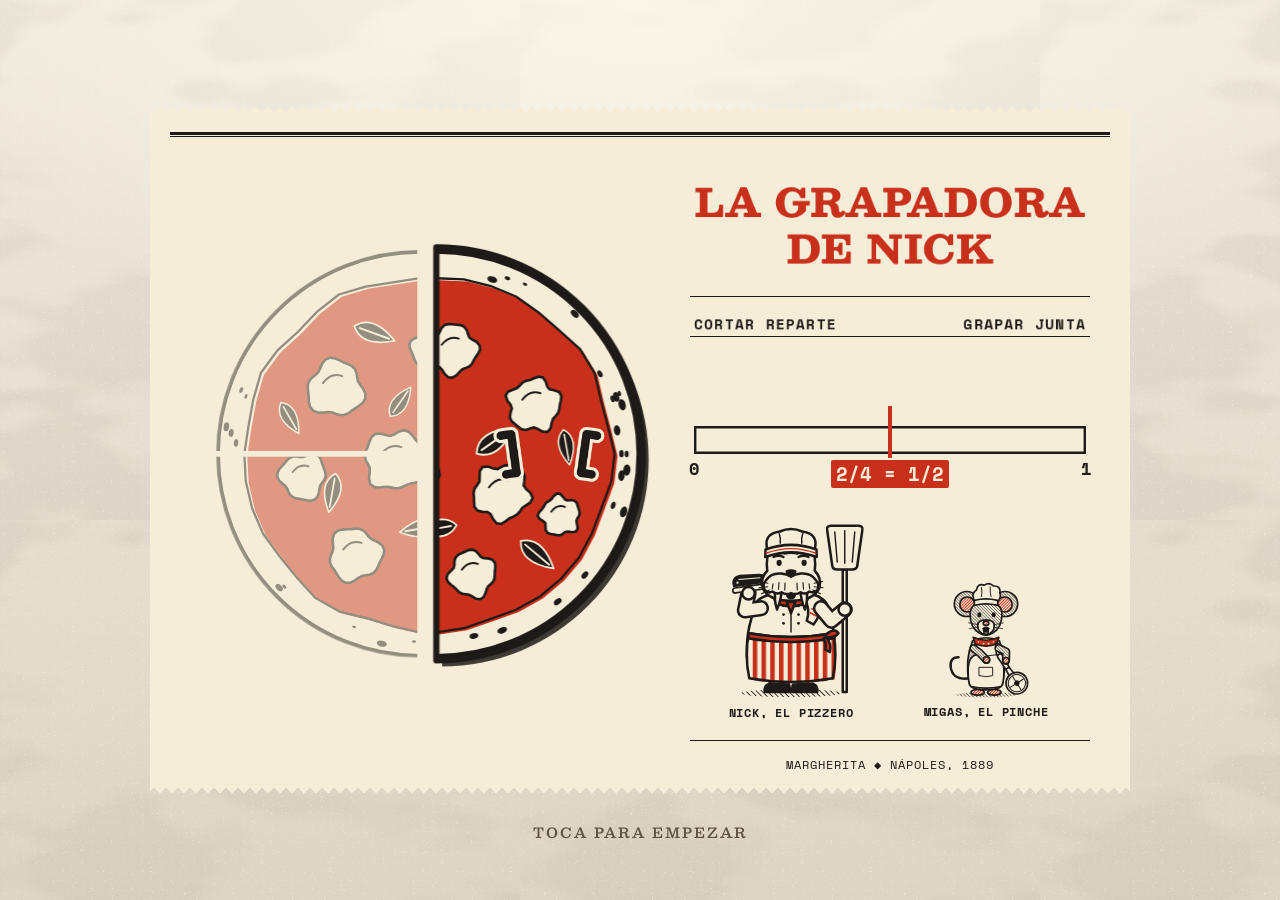
<file: index.html>
<!doctype html>
<html lang="es">
<head>
<!--
  La grapadora de Nick · versión 1.2
  © Andrés Asensio · CC BY-NC-ND 4.0 · https://creativecommons.org/licenses/by-nc-nd/4.0/deed.es
  Versión de aula generada el 2026-11-18 a partir del original d1b7bd8+cambios sin guardar.
-->
<meta charset="utf-8">
<meta name="viewport" content="width=device-width, initial-scale=1, viewport-fit=cover">
<meta name="robots" content="noindex, nofollow, noarchive, noimageindex">
<meta name="author" content="Andrés Asensio">
<title>La grapadora de Nick</title>
<link rel="preconnect" href="https://fonts.googleapis.com">
<link rel="preconnect" href="https://fonts.gstatic.com" crossorigin>
<link rel="stylesheet" href="https://fonts.googleapis.com/css2?family=Besley:wght@600;700;800&family=Nunito:ital,wght@0,400;0,700;1,400&family=Space+Mono:wght@400;700&display=swap">
<style>
:root{--ppP:#F5EDD8; --lnP:#1E1A17; --rjP:#C9301C; --pp:#FBF5E4; --ln:#1E1A17; --rj:#C9301C}
html[data-tema="noche"]{--pp:#2B241F; --ln:#F1E7D0; --rj:#F2705A}
html[data-tema="proyector"]{--ppP:#FFFFFF; --lnP:#000000; --rjP:#C01F10; --pp:#FFFFFF; --ln:#000000; --rj:#C01F10}
.papel{--pp:var(--ppP); --ln:var(--lnP); --rj:var(--rjP)}
:root, .papel{--lw:2px; --lf:1.15px; --lg:1.9px;
  --t0:var(--pp); --t1:var(--pp); --t2:var(--rj); --t3:var(--ln); --t4:var(--pp); --t5:var(--pp); --t9:var(--pp); --ta:var(--ln); --tb:var(--pp); --tk:var(--rj)}
:root{--t6:url(#trR); --t7:url(#trN3); --tc:url(#trN2); --td:url(#trR); --tn:url(#trRaya); --trSuelo:url(#trN2)}
.papel{--t6:url(#trRp); --t7:url(#trN3p); --tc:url(#trN2p); --td:url(#trRp); --tn:url(#trRayap); --trSuelo:url(#trN2p)}
.trP{fill:var(--pp)} .trK{fill:var(--ln)} .trJ{fill:var(--rj)}
.trPp{fill:var(--ppP)} .trKp{fill:var(--lnP)} .trJp{fill:var(--rjP)}

.fg{display:block;overflow:visible}
.fg .L{stroke:var(--ln);stroke-width:var(--lw);stroke-linejoin:round;stroke-linecap:round;fill:none}
.fg .l{fill:none;stroke:var(--ln);stroke-width:var(--lf);stroke-linejoin:round;stroke-linecap:round}
.fg .l.g{stroke-width:var(--lg)} .fg .l.r{stroke:var(--rj)} .fg .l.p{stroke:var(--pp)}
.fg .pelos .l{stroke-width:.9px}
.fg .pes{stroke-width:1.5px} .fg .onda{stroke-width:2.3px}
.fg .k{fill:var(--pp);stroke:none}
.fg .w{stroke:none;transform:translate(1.4px,1px)}
.fg .t0{fill:var(--t0)} .fg .t1{fill:var(--t1)} .fg .t2{fill:var(--t2)} .fg .t3{fill:var(--t3)} .fg .t4{fill:var(--t4)} .fg .t5{fill:var(--t5)} .fg .t6{fill:var(--t6)}
.fg .t7{fill:var(--t7)} .fg .t9{fill:var(--t9)} .fg .ta{fill:var(--ta)} .fg .tb{fill:var(--tb)} .fg .tc{fill:var(--tc)} .fg .tk{fill:var(--tk)} .fg .td{fill:var(--td)} .fg .tn{fill:var(--tn)}
.fg .bo{fill:none;stroke:var(--ln);stroke-width:calc(var(--g) * 1px + 2 * var(--lw));stroke-linecap:round;stroke-linejoin:round}
.fg .bi{fill:none;stroke-width:calc(var(--g) * 1px);stroke-linecap:round;stroke-linejoin:round}
.fg .bi.t0{stroke:var(--t0)} .fg .bi.t1{stroke:var(--t1)} .fg .bi.t5{stroke:var(--t5)} .fg .bi.t6{stroke:var(--t6)} .fg .bi.t7{stroke:var(--t7)}
.fg .ojo, .fg .pt, .fg .peca{fill:var(--ln)}
.fg .lunar{fill:var(--pp)}
.fg .cola{fill:none;stroke:var(--ln);stroke-width:3px;stroke-linecap:round}
.fg .auri{fill:none;stroke:var(--t3);stroke-width:4.6px;stroke-linecap:round}
.fg .auriK{fill:none;stroke:var(--pp);stroke-width:8px;stroke-linecap:round} .fg .copa{fill:var(--t3);stroke:var(--pp);stroke-width:1.6px}
.fg .suelo{fill:var(--trSuelo)}
.fg .pzT{stroke:none}
.fg .arco{fill:none;stroke:var(--ln);stroke-width:3.4px;stroke-linecap:round}
.fg .rayos{fill:none;stroke:var(--rj);stroke-width:2.6px;stroke-linecap:round}
.fg .vnFondo{fill:var(--pp)} .fg .vnSuelo{fill:var(--trSuelo)}
.fg .vnAro{fill:none;stroke:var(--ln);stroke-width:4px} .fg .vnAro2{fill:none;stroke:var(--rj);stroke-width:1.4px}
.fg-trampa .t9{fill:var(--td)}
.fg .selloAro{fill:var(--pp);stroke:var(--ln);stroke-width:2.6px} .fg .selloBrazo{fill:var(--rj);stroke:var(--ln);stroke-width:1.6px;stroke-linejoin:round}
.fg .selloBase{fill:none;stroke:var(--ln);stroke-width:4px;stroke-linecap:round} .fg .selloEje{fill:var(--pp)}

.pzBorde{fill:var(--pp);stroke:var(--ln);stroke-width:3px}
.pzTueste{fill:var(--ln)}
.pzTomate{fill:var(--rj);transform:translate(1.8px,1.3px)}
.pzTomateL{fill:none;stroke:var(--ln);stroke-width:1.4px}
.pzMozza{fill:var(--pp);stroke:var(--ln);stroke-width:1.6px}
.pzMozzaL{fill:none;stroke:var(--ln);stroke-width:1.2px;stroke-linecap:round}
.pzHoja{fill:var(--ln);stroke:var(--pp);stroke-width:.9px;stroke-linejoin:round}
.pzNervio{fill:none;stroke:var(--pp);stroke-width:1px;stroke-linecap:round}

.pj .ojo{transform-box:fill-box;transform-origin:center}
.pj.calla .boca{opacity:0}
.pj.parla .boca{animation:parla .34s steps(1) 4}
@keyframes parla{50%{opacity:0}}
@media (prefers-reduced-motion: reduce){ .pj.parla .boca{animation:none} }
</style>
<style>
:root{
  --fondo1:#EFE9DD; --fondo2:#DED5C4; --luz:rgba(255,252,240,.7);
  --veta:url("data:image/svg+xml;utf8,<svg xmlns='http://www.w3.org/2000/svg' width='520' height='520'><filter id='v'><feTurbulence type='fractalNoise' baseFrequency='.004 .012' numOctaves='3' seed='11' stitchTiles='stitch'/><feColorMatrix values='0 0 0 0 .45  0 0 0 0 .40  0 0 0 0 .34  0 0 0 9 -4.2'/></filter><rect width='520' height='520' filter='url(%23v)' opacity='.16'/></svg>");
  --harina:url("data:image/svg+xml;utf8,<svg xmlns='http://www.w3.org/2000/svg' width='180' height='180'><filter id='h'><feTurbulence type='fractalNoise' baseFrequency='.9' numOctaves='1' seed='3' stitchTiles='stitch'/><feColorMatrix values='0 0 0 0 1  0 0 0 0 1  0 0 0 0 1  0 0 0 7 -4.6'/></filter><rect width='180' height='180' filter='url(%23h)' opacity='.5'/></svg>");
  --noche:#F3E9D0; --panel:#FBF5E4; --panel2:#F8F0DC; --linea:#CDBD98;
  --tinta:#1E1A17; --tenue:#5E5244;
  --oro:var(--rj); --morado:var(--tinta); --rojo:var(--rj); --verde:var(--tinta);
  --sombra:rgba(70,45,20,.22); --brillo:rgba(201,48,28,.10);
  --tomate:var(--rj); --tomateO:#A52414; --azul:var(--ln); --albahaca:var(--tinta);
  --rotulo:'Besley','Rockwell','Roboto Slab','Georgia',serif; --letra:'Nunito',system-ui,sans-serif; --mono:'Space Mono',ui-monospace,'Courier New',monospace;
}
html[data-tema="noche"]{
  --fondo1:#2C3D33; --fondo2:#1E2B24; --luz:rgba(240,240,220,.10);
  --veta:none;
  --harina:url("data:image/svg+xml;utf8,<svg xmlns='http://www.w3.org/2000/svg' width='180' height='180'><filter id='h'><feTurbulence type='fractalNoise' baseFrequency='.8' numOctaves='2' seed='5' stitchTiles='stitch'/><feColorMatrix values='0 0 0 0 1  0 0 0 0 1  0 0 0 0 .95  0 0 0 5 -3.2'/></filter><rect width='180' height='180' filter='url(%23h)' opacity='.35'/></svg>");
  --noche:#1F1A16; --panel:#2B241F; --panel2:#342C26; --linea:#57493D;
  --tinta:#F4EADB; --tenue:#C4B29A; --tomateO:#F2705A;
  --sombra:rgba(0,0,0,.45); --brillo:rgba(242,112,90,.14);
  color-scheme:dark}
html[data-tema="proyector"]{
  --noche:#F4F4F4; --panel:#FFFFFF; --panel2:#FFFFFF; --linea:#1A1A1A;
  --tinta:#000000; --tenue:#2B2B2B; --tomateO:#C01F10;
  --sombra:rgba(0,0,0,.12); --brillo:rgba(192,31,16,.08)}
*{box-sizing:border-box}
[hidden]{display:none !important}
html{background:var(--fondo2)}
body{margin:0;color:var(--tinta);font-family:var(--letra);font-size:15px;line-height:1.5;
  background:
    radial-gradient(ellipse 90% 55% at 50% 0%, var(--luz), transparent 70%),
    var(--harina),
    var(--veta),
    linear-gradient(180deg, var(--fondo1), var(--fondo2));
  background-size:auto, 180px 180px, 520px 520px, auto;
  background-attachment:fixed;-webkit-text-size-adjust:100%;min-height:100vh}
html[data-tema="proyector"], html[data-tema="proyector"] body{background:#FFFFFF}
.lienzo{max-width:760px;margin:0 auto;padding:12px 12px 36px;display:flex;flex-direction:column}
html[data-movimiento="menos"] *{animation-duration:.001ms !important;transition-duration:.001ms !important}

.cab{padding:13px 14px 0;border:1px solid var(--linea);border-radius:13px;overflow:hidden;position:relative;
  background:linear-gradient(180deg,var(--panel2),var(--panel));box-shadow:0 6px 18px var(--sombra)}
.cab::before{content:"";position:absolute;left:0;right:0;top:0;height:9px;border-top:4px solid var(--ln);border-bottom:1.2px solid var(--ln);box-sizing:border-box}
.rotulo{display:flex;align-items:center;gap:10px;flex-wrap:wrap}
.rotulo > div{flex:1 1 0;min-width:0}
.cab .sello{width:34px;height:34px;flex:0 0 34px;display:block}
.cab .sello svg{width:100%;height:100%}
.cab h1{font-family:var(--rotulo);font-weight:800;font-size:17px;letter-spacing:.6px;text-transform:uppercase;margin:0;color:var(--oro);line-height:1.1}
.cab .sub{font-family:var(--mono);font-size:9.5px;letter-spacing:0;text-transform:uppercase;color:var(--tinta);margin:0}
.cab .acc{margin-left:auto;display:flex;gap:16px}
.cab .acc button{font-family:var(--rotulo);font-weight:600;font-size:11.5px;letter-spacing:.8px;text-transform:uppercase;color:var(--tinta);
  background:none;border:0;border-bottom:1px solid transparent;padding:3px 0;cursor:pointer}
.cab .acc button:hover,.cab .acc button:focus-visible,.cab .acc button[aria-pressed="true"]{color:var(--oro);border-bottom-color:var(--oro);outline:none}
@media (min-width:481px){ .cab h1{font-size:20px;letter-spacing:1.2px} .cab .acc button{font-size:12.5px;letter-spacing:1.2px} }
@media (max-width:620px){
  .cab .acc{width:100%;margin:5px 0 0;padding-top:4px;border-top:1px solid var(--linea);justify-content:space-around;gap:6px}
}
.juegos{display:grid;grid-template-columns:repeat(3,1fr);margin:8px -14px 0;border-top:1.2px solid var(--ln)}
.juegos button{font:inherit;cursor:pointer;text-align:center;color:var(--tinta);background:none;border:0;border-bottom:3px solid transparent;
  border-radius:0;padding:6px 4px 4px;line-height:1.2}
.juegos button + button{border-left:1.2px solid var(--ln)}
.juegos button b{display:block;font-family:var(--rotulo);font-weight:800;font-size:15px;letter-spacing:1.3px;text-transform:uppercase;color:var(--tinta)}
.juegos button span{display:block;font-size:11.5px;color:var(--tenue)}
.juegos button:hover{background:var(--brillo)}
.juegos button[aria-pressed="true"]{border-bottom-color:var(--rj);background:var(--ln)}
.juegos button[aria-pressed="true"] b{color:var(--pp)} .juegos button[aria-pressed="true"] span{color:var(--pp);opacity:.75}
@media (max-width:480px){ .juegos button span{display:none} .juegos button b{font-size:11px;letter-spacing:0} .juegos button{padding:8px 2px 6px} }

.panel{background:linear-gradient(180deg,var(--panel2),var(--panel));border:1px solid var(--linea);border-radius:13px;
  padding:12px 13px;margin-top:9px;box-shadow:0 6px 18px var(--sombra)}
.panel h2, .etq{font-family:var(--rotulo);font-weight:700;font-size:11.5px;letter-spacing:1.6px;text-transform:uppercase;color:var(--tinta);margin:0}
.panel > h2{margin-bottom:8px}
.caja{border:1px solid var(--linea);border-radius:12px;background:var(--noche);padding:9px 10px}

.botones{display:flex;gap:8px;flex-wrap:wrap;margin-top:11px;align-items:center}
button.b{font-family:var(--rotulo);font-weight:700;font-size:11.5px;letter-spacing:.3px;text-transform:uppercase;
  padding:8px 11px;min-height:42px;border-radius:5px;border:1.4px solid var(--ln);cursor:pointer;
  background:var(--panel);color:var(--tinta);box-shadow:2.5px 2.5px 0 var(--ln)}
@media (min-width:481px){ button.b{font-size:13px;letter-spacing:.8px;padding:8px 14px} }
button.b:hover{background:var(--brillo)}
button.b:active{transform:translate(2px,2px);box-shadow:none}
button.b.ok{background:var(--ln);color:var(--pp);box-shadow:2.5px 2.5px 0 var(--rj)}
button.b.ok:hover{background:var(--ln);opacity:.88}
button.b:disabled{opacity:.4;cursor:default;transform:none}
button.b.borrar.seguro{background:var(--rojo);border-color:var(--ln);color:#fff}
button.b:focus-visible{outline:2px solid var(--oro);outline-offset:2px}
button.enlace{background:none;border:0;color:var(--tenue);text-decoration:underline;font:inherit;font-size:13.5px;cursor:pointer;padding:6px 4px}
button.enlace:hover{color:var(--oro)}

.ajustes .aj{display:flex;align-items:center;gap:10px;flex-wrap:wrap;padding:6px 0;border-bottom:1px dashed var(--linea)}
.ajustes .aj > .etq{min-width:130px}
.ajustes .aj small{flex-basis:100%;color:var(--tenue);font-size:12.5px;margin-top:-2px}
.ops{display:inline-flex;border:1.4px solid var(--ln);border-radius:5px;overflow:hidden;flex-wrap:wrap}
.ops button{font-family:var(--rotulo);font-weight:600;font-size:12px;letter-spacing:.6px;text-transform:uppercase;cursor:pointer;
  background:none;border:0;color:var(--tinta);padding:6px 11px;min-height:34px}
.ops button + button{border-left:1.2px solid var(--ln)}
@media (max-width:480px){ .ops button{font-size:10.5px;letter-spacing:0;padding:6px 8px} }
.ops button[aria-pressed="true"]{background:var(--ln);color:var(--pp)}

.enc-cab{display:flex;align-items:center;gap:10px;flex-wrap:wrap;margin-bottom:6px}
.enc-cab .puntos{display:flex;gap:5px;flex-wrap:wrap;margin-left:auto;align-items:center}
.puntos i{width:10px;height:10px;border-radius:50%;box-shadow:inset 0 0 0 1.4px var(--ln);display:block}
.puntos i.hecho{background:var(--ln)}
.puntos i.aqui{background:var(--rj)}
.cliente{margin:0;padding:7px 10px;border-left:5px solid var(--tomate);border-top:1.2px solid var(--ln);border-bottom:1.2px solid var(--ln);font-size:16px;line-height:1.45}
.cliente .quien{display:block;font-family:var(--mono);font-weight:700;font-size:10.5px;letter-spacing:1px;text-transform:uppercase;color:var(--tomate);margin-bottom:1px}
.cliente.tel{border-left-color:var(--ln);display:grid;grid-template-columns:58px 1fr;column-gap:10px;align-items:start}
.cliente.tel .cara{width:58px;height:58px;display:block}
.cliente.tel .cara svg{width:100%;height:100%;display:block} .cliente.tel .quien{color:var(--tinta)}
.cliente .fA, .habla .fA, .tique .fA, .opera .fA{color:var(--tomate)}
.tique .fB{color:var(--pp);background:var(--ln);padding:0 4px;border-radius:2px;-webkit-box-decoration-break:clone;box-decoration-break:clone}
.cliente .fB, .habla .fB{color:var(--ln);text-decoration:underline;text-decoration-thickness:2px;text-underline-offset:3px}
.habla{display:grid;grid-template-columns:66px 1fr;gap:10px;align-items:start;margin-top:9px;padding:9px 12px;
  border:1.4px solid var(--ln);border-radius:5px;background:var(--panel)}
.habla .cara{width:66px;height:66px;display:block;margin-top:-4px;overflow:hidden}
.habla .cara svg{display:block;width:100%;height:auto;overflow:hidden}
.habla .quien{font-family:var(--mono);font-weight:700;font-size:10.5px;letter-spacing:1px;text-transform:uppercase;color:var(--tinta)}
.habla p{margin:2px 0 0;font-size:15.5px;line-height:1.45}
.habla p b{color:var(--oro)}
.habla.feliz .quien{color:var(--oro)}
.practica{display:flex;align-items:center;gap:10px;flex-wrap:wrap;margin-top:10px;padding-top:8px;border-top:1px dashed var(--linea)}
.practica .etq{min-width:0}

.habla.feliz .cara svg{animation:salta .55s cubic-bezier(.3,1.5,.5,1)}
@keyframes salta{30%{transform:translateY(-6px) rotate(-3deg)}60%{transform:translateY(1px)}}
.cara.suena svg{animation:tiembla .07s linear infinite alternate}
@keyframes tiembla{from{transform:rotate(-1.4deg)}to{transform:rotate(1.4deg)}}
@media (prefers-reduced-motion: reduce){ .cara.suena svg,.habla.feliz .cara svg{animation:none} }

.modal{position:fixed;inset:0;background:rgba(12,8,20,.82);display:grid;place-items:center;padding:16px;z-index:60;overflow:auto}
.modal .caja2{width:min(600px,100%);max-height:92vh;overflow:auto;border:1px solid var(--linea);border-radius:16px;padding:18px 20px;
  background:linear-gradient(180deg,var(--panel2),var(--panel));box-shadow:0 24px 60px rgba(0,0,0,.55)}
.modal .caja2:focus{outline:none}
.modal h2{font-family:var(--rotulo);font-weight:800;color:var(--oro);letter-spacing:1px;text-transform:uppercase;font-size:17px;margin:0 0 8px;padding-bottom:5px;border-bottom:3px double var(--ln)}
.modal h3{font-family:var(--rotulo);font-weight:700;color:var(--oro);font-size:15px;letter-spacing:1px;margin:14px 0 4px}
.modal p,.modal li{font-size:14.5px}
.acta .actaSub{margin:0 0 10px;color:var(--tenue)}
.actaNombre{display:flex;align-items:center;gap:10px;margin-bottom:10px}
.actaNombre input{flex:1;font:inherit;font-size:16px;padding:8px 10px;border-radius:5px;border:1.4px solid var(--ln);background:var(--panel);color:var(--tinta)}
.actaDatos{display:grid;grid-template-columns:repeat(auto-fit,minmax(130px,1fr));gap:6px;margin-bottom:10px}
.actaDatos div{background:var(--panel);border:1.4px solid var(--ln);border-radius:5px;padding:6px 9px}
.actaDatos b{display:block;font-family:var(--mono);font-size:18px}
.actaTabla{width:100%;border-collapse:collapse;font-size:14px;margin-bottom:10px}
.actaTabla th{font-family:var(--rotulo);font-weight:700;font-size:11.5px;letter-spacing:1.2px;text-transform:uppercase;color:var(--tinta);text-align:left;padding:4px 6px;border-bottom:1.4px solid var(--ln)}
.actaTabla td{padding:6px;border-bottom:1px dashed var(--linea);vertical-align:top}
.actaTabla td b{color:var(--oro)}
.actaCodigos{display:grid;gap:6px;margin:6px 0 4px}
.actaCodigos b{white-space:nowrap;font-family:var(--mono);font-size:18px;letter-spacing:2px;color:var(--oro);margin-left:8px}
.actaMsg{min-height:20px;color:var(--verde);margin:6px 0 0}
.ac-det{margin:0 0 6px} .ac-det summary{cursor:pointer;color:var(--tenue);font-size:13.5px}
.ac-ej{margin:6px 0 0;padding-left:0;list-style:none;font-size:13px}
.ac-ej li{display:flex;gap:8px;padding:3px 0;border-bottom:1px dashed var(--linea);flex-wrap:wrap}
.ac-ej .ac-h{font-family:var(--mono);color:var(--tenue);font-size:11px;min-width:44px}
.ac-ej .ac-c{font-family:var(--mono)}
.ac-ej li.ok .ac-como::before{content:"✓ ";color:var(--verde)} .ac-ej li.no .ac-como::before{content:"✗ ";color:var(--rojo)}

.guia{position:fixed;inset:0;z-index:80;cursor:pointer}
.guia-foco{position:fixed;border-radius:8px;border:3px solid var(--rj);pointer-events:none;
  box-shadow:0 0 0 9999px rgba(30,26,23,.74);
  transition:top .28s ease,left .28s ease,width .28s ease,height .28s ease}
.guia-globo{position:fixed;z-index:81;width:min(340px,calc(100vw - 32px));cursor:default;
  background:var(--panel);border:1.6px solid var(--ln);border-radius:6px;padding:13px 15px;
  box-shadow:5px 5px 0 var(--ln);transition:top .28s ease,left .28s ease}
.guia-globo .tit{font-family:var(--rotulo);font-weight:800;font-size:14.5px;letter-spacing:1px;text-transform:uppercase;color:var(--oro);margin-bottom:5px;padding-bottom:4px;border-bottom:3px double var(--ln)}
.guia-globo:focus{outline:none}
.guia-globo p{margin:0;font-size:14.5px;line-height:1.5}
.guia-globo p b{color:var(--oro)}
.guia-pie{display:flex;align-items:center;justify-content:space-between;gap:10px;margin-top:11px}
.guia-pie span{font-family:var(--mono);font-size:11px;color:var(--tenue)}
.guia-pie .botones{margin:0}
.guia-pie button.b{min-height:36px;padding:5px 12px}

footer{margin-top:26px;padding-top:12px;border-top:3px double var(--ln);text-align:center;
  font-family:var(--mono);font-size:10.5px;letter-spacing:1.2px;text-transform:uppercase;color:var(--tinta)}
footer a{color:var(--tinta)}
footer .ancla{display:block;margin:0 0 7px;letter-spacing:1px}
html[data-tema="noche"] footer{border-top-color:var(--tenue)}

@media (min-width:1100px){
  .lienzo{max-width:1248px;display:grid;grid-template-columns:minmax(0,.86fr) minmax(0,1fr);gap:0 12px;align-items:stretch;padding-top:8px;padding-bottom:10px}
  .lienzo > *{grid-column:1 / -1}
  .lienzo > .cab{grid-row:1} .lienzo > .ajustes{grid-row:2} .lienzo > #tique{grid-row:4} .lienzo > footer{grid-row:5;margin-top:10px;padding-top:8px}
  .lienzo > #encargo{grid-column:1;grid-row:3}
  .lienzo > #mesa{grid-column:2;grid-row:3}
  .cab{padding-top:12px} .juegos{margin-top:5px} .juegos button{padding:4px 4px 3px}
  .panel{margin-top:8px;padding:10px 13px}
  .habla{grid-template-columns:92px 1fr} .habla .cara{width:92px;height:92px}
  .habla p, .cliente{font-size:17px}
  html[data-juego="telefono"] .habla p, html[data-juego="telefono"] .cliente{font-size:15.5px}
  html[data-juego="telefono"] .pizarra{padding:9px 14px 10px}
  html[data-juego="telefono"] .pizarra .bots{margin-top:6px}
}
@media (min-width:900px){ html[data-aula="si"] body{zoom:var(--aula,1.32)} }
html[data-aula="si"] .lienzo{max-width:860px}
@media (min-width:1100px){ html[data-aula="si"] .lienzo{max-width:1248px} html[data-aula="si"] footer{display:none} }
@media print{
  body{background:#fff} .cab .acc,.mandos,.botones,.guia,.modal,.inicio{display:none !important}
  .panel{box-shadow:none;break-inside:avoid}
}
</style>
<style>
.mesa .cajas{display:flex;gap:10px;justify-content:center;align-items:flex-start;padding:10px;border-radius:4px;
  background:#EFE4C6;box-shadow:inset 0 0 0 3px var(--ln), inset 0 0 0 5.4px #EFE4C6, inset 0 0 0 6.4px var(--ln)}
html[data-tema="noche"] .mesa .cajas{background:#14110E;box-shadow:inset 0 0 0 3px var(--ln), inset 0 0 0 5.4px #14110E, inset 0 0 0 6.4px var(--ln)}
html[data-tema="proyector"] .mesa .cajas{background:#EEE;box-shadow:inset 0 0 0 3px #000, inset 0 0 0 5.4px #EEE, inset 0 0 0 6.4px #000}
.cajaP{flex:1;max-width:280px;background:var(--pp);border:2px solid var(--ln);border-radius:3px;padding:5px;
  box-shadow:3px 3px 0 var(--ln);cursor:pointer}
html[data-tema="noche"] .cajaP{box-shadow:3px 3px 0 #000}
.cajaP .tapa{font-family:var(--mono);font-weight:700;font-size:10px;letter-spacing:1px;color:var(--ln);text-align:center;margin-bottom:3px}
.cajaP.activa{box-shadow:3px 3px 0 var(--ln), 0 0 0 3px var(--rj)}
.cajaP.mA{border-color:var(--rj);box-shadow:3px 3px 0 var(--rj)} .cajaP.mA .tapa{color:var(--pp);background:var(--rj);margin:-5px -5px 3px;padding:2px 0}
.cajaP.mB{border-color:var(--ln);box-shadow:3px 3px 0 var(--ln)} .cajaP.mB .tapa{color:var(--pp);background:var(--ln);margin:-5px -5px 3px;padding:2px 0}
.cajaP.mA.activa{box-shadow:3px 3px 0 var(--rj), 0 0 0 3px rgba(201,48,28,.5)}
.cajaP.mB.activa{box-shadow:3px 3px 0 var(--ln), 0 0 0 3px rgba(30,26,23,.42)}
html[data-tema="noche"] .cajaP.mB.activa{box-shadow:3px 3px 0 #000, 0 0 0 3px rgba(241,231,208,.7)}
svg.pizza{display:block;width:100%;height:auto;touch-action:manipulation}
.corte{cursor:pointer}
.corte .filo{fill:none;stroke:var(--pp);stroke-width:3.2px;stroke-linejoin:round}
.corte.elegida .filo{stroke:var(--ln);stroke-width:3.6px}
.corte .sombraP{fill:var(--ln);opacity:.85}
.corte.apagada{opacity:.45}
.grapa-nueva{animation:seva 2.6s ease-out forwards;transform-box:view-box}
.grapaK{fill:none;stroke:var(--pp);stroke-width:9px;stroke-linecap:round;stroke-linejoin:round}
.grapaT{fill:none;stroke:var(--ln);stroke-width:5.2px;stroke-linecap:round;stroke-linejoin:round}
.costura-nueva{fill:none;stroke:var(--ln);stroke-width:2.4px;stroke-dasharray:6 5;animation:seCose 2.6s ease-out forwards}
.rayaCorte{fill:none;stroke:var(--pp);stroke-width:3.4px;stroke-linecap:round}
@keyframes seva{0%{opacity:0;transform:scale(1.7)}8%{opacity:1;transform:scale(1)}82%{opacity:1}100%{opacity:0}}
@keyframes seCose{0%{opacity:0}8%{opacity:.85}48%{opacity:.85}66%{opacity:0}100%{opacity:0}}
@keyframes sevaQ{0%{opacity:0}8%{opacity:1}82%{opacity:1}100%{opacity:0}}
@media (prefers-reduced-motion: reduce){ .grapa-nueva{animation-name:sevaQ} }

.mandos .fila{display:flex;gap:7px;align-items:center;flex-wrap:wrap;margin-top:10px}
.mandos .fila .etq{min-width:86px}
.mandos .tiras{display:flex;gap:6px;flex-wrap:wrap}
button.n{font-family:var(--mono);font-weight:700;font-size:15px;min-width:42px;min-height:42px;padding:5px 10px;border-radius:4px;
  border:1.4px solid var(--ln);background:var(--panel);color:var(--tinta);cursor:pointer;box-shadow:2.5px 2.5px 0 var(--ln)}
button.n:hover{background:var(--brillo)}
button.n:active{transform:translate(2px,2px);box-shadow:none}
button.n[aria-pressed="true"]{background:var(--ln);color:var(--pp);box-shadow:2.5px 2.5px 0 var(--rj)}
button.n.rompe{border-style:dashed;border-color:var(--rj);color:var(--tomateO)}
button.n.avisa{background:var(--rj);color:#fff;border-color:var(--ln);border-style:solid;animation:tiemblaB .28s}
@keyframes tiemblaB{25%{transform:translateX(-2px)}75%{transform:translateX(2px)}}
.mandos .botones{margin-top:10px}
@media (min-width:1100px){
  .cajaP{max-width:282px} .mesa .cajas{padding-top:8px;padding-bottom:8px}
  .mandos{display:grid;grid-template-columns:auto 1fr;gap:0 18px;align-items:start}
  .mandos .fila{margin-top:8px}
  .mandos .botones{grid-column:2;grid-row:1 / span 2;justify-content:flex-end;margin-top:8px;gap:6px}
  .mandos .botones button.b{min-height:38px;padding:6px 12px}
  .mesa:has(.cajas > .cajaP:only-child){display:grid;grid-template-columns:376px minmax(0,1fr);gap:0 16px;align-content:start}
  .mesa:has(.cajas > .cajaP:only-child) .cajaP{max-width:356px}
  .mesa:has(.cajas > .cajaP:only-child) > .cajas{grid-column:1;grid-row:1 / span 2}
  .mesa:has(.cajas > .cajaP:only-child) > .mandos{grid-column:2;grid-row:1;display:block}
  .mesa:has(.cajas > .cajaP:only-child) > .mandos .botones{justify-content:flex-start}
  .mesa:has(.cajas > .cajaP:only-child) > .aviso{grid-column:2;grid-row:2;align-self:start}
}

.pizarra{margin-top:10px;background:#1E1A17;border-radius:3px;padding:15px 16px 16px;
  box-shadow:inset 0 0 0 3px #1E1A17, inset 0 0 0 4.4px var(--rjP);text-align:center;--tiza:#F5EDD8;--tizaV:#D8CDB4}
html[data-tema="noche"] .pizarra{background:#0E0C0A;box-shadow:inset 0 0 0 3px #0E0C0A, inset 0 0 0 4.4px var(--rj)}
.pizarra .rot{font-family:var(--mono);font-weight:700;font-size:10px;letter-spacing:2px;color:var(--tizaV);margin-bottom:6px}
.pizarra .linea{font-family:var(--rotulo);font-weight:700;font-size:23px;color:var(--tiza);display:flex;gap:11px;align-items:center;justify-content:center;flex-wrap:wrap}
.pizarra .fA{color:#FF8F7A} .pizarra .fB{color:var(--tiza)}
.pizarra .hueco-signo{display:inline-block;min-width:44px;padding:1px 8px;border-radius:4px;border:2px dashed #8C8272;color:var(--tizaV)}
.pizarra .signo{display:inline-block;min-width:44px;color:#FFE9A8;line-height:0}
.pizarra .signo svg{width:36px;height:36px;overflow:visible}
.pizarra .signo path{fill:none;stroke:currentColor;stroke-width:3.6;stroke-linecap:round;stroke-linejoin:round}
.pizarra .signo svg.escribe path{stroke-dasharray:1;stroke-dashoffset:1;animation:tizaEscribe .32s ease-out forwards}
@keyframes tizaEscribe{to{stroke-dashoffset:0}}
@media (prefers-reduced-motion: reduce){ .pizarra .signo svg.escribe path{animation:none;stroke-dashoffset:0} }
.pizarra .apuesta{font-family:var(--mono);font-size:10.5px;letter-spacing:1px;color:var(--tizaV);margin-top:6px}
.pizarra .bots{display:flex;gap:8px;justify-content:center;margin-top:9px}
.pizarra .bots button{font-family:var(--rotulo);font-weight:700;font-size:21px;width:56px;min-height:42px;border-radius:4px;border:1.4px solid var(--tiza);
  background:none;color:var(--tiza);cursor:pointer}
.pizarra .bots button:hover{background:rgba(255,255,255,.14)}
html[data-tema="proyector"] .pizarra{background:#FFF;box-shadow:inset 0 0 0 3px #000, inset 0 0 0 5px #FFF, inset 0 0 0 6px #000;--tiza:#000;--tizaV:#333}
html[data-tema="proyector"] .pizarra .fA{color:var(--rj)} html[data-tema="proyector"] .pizarra .signo{color:#000}
html[data-tema="proyector"] .pizarra .hueco-signo{border-color:#555}
html[data-tema="proyector"] .pizarra .bots button:hover{background:#EEE}

.papel-tel{display:grid;gap:10px}
.papel-tel .fr{display:grid;grid-template-columns:auto 1fr;gap:6px 14px;align-items:center;padding:0 10px 9px;border:1.4px solid var(--ln);border-radius:3px;background:var(--panel);box-shadow:3px 3px 0 var(--ln)}
.papel-tel .fr .quien{grid-column:1 / -1;font-family:var(--mono);font-weight:700;font-size:10.5px;letter-spacing:1px;text-transform:uppercase;color:var(--pp);margin:0 -10px;padding:3px 10px}
.papel-tel .fr.mA{border-color:var(--rj);box-shadow:3px 3px 0 var(--rj)} .papel-tel .fr.mA .quien{background:var(--rj)}
.papel-tel .fr.mB .quien{background:var(--ln)}
.papel-tel .fr svg{width:150px;height:auto;display:block}
.papel-tel .fr .tiras{display:flex;gap:6px;flex-wrap:wrap;align-items:center}
.papel-tel .fr .tiras .etq{flex-basis:100%}
@media (min-width:1100px){ .papel-tel{grid-template-columns:1fr 1fr;align-items:start} }

.tique{position:relative;border-color:transparent;border-radius:0;padding:12px 13px 13px;
  -webkit-mask:conic-gradient(from -45deg at bottom,#0000,#000 1deg 89deg,#0000 90deg) bottom/12px 51% repeat-x, conic-gradient(from 135deg at top,#0000,#000 1deg 89deg,#0000 90deg) top/12px 51% repeat-x;
  mask:conic-gradient(from -45deg at bottom,#0000,#000 1deg 89deg,#0000 90deg) bottom/12px 51% repeat-x, conic-gradient(from 135deg at top,#0000,#000 1deg 89deg,#0000 90deg) top/12px 51% repeat-x}
.tique h2{text-align:center;font-size:13px;letter-spacing:5px;font-weight:800;border-top:3px solid var(--ln);border-bottom:1.2px solid var(--ln);padding:1px 0 0;margin-bottom:6px;line-height:1.35}
.lectura{font-family:var(--mono);font-size:14.5px;margin:0 0 2px;text-align:center}
.lectura b{font-family:var(--rotulo);font-size:22px;font-weight:800;color:var(--oro)}
.desglose{font-family:var(--mono);font-size:11.5px;letter-spacing:-.2px;color:var(--tenue);text-align:center;margin:0 0 8px;min-height:18px}
.desglose b{color:var(--tinta)}
.regla{position:relative;height:84px;margin:6px 4px 0}
.cinta{position:absolute;left:0;right:0;top:30px;height:28px;background:var(--pp);box-shadow:inset 0 0 0 2px var(--ln)}
.cinta i{position:absolute;top:0;width:1.6px;margin-left:-.8px;background:var(--ln)}
.cinta i.u{height:24px;width:2.4px;margin-left:-1.2px} .cinta i.m{height:24px} .cinta i.c{height:13px}
.cinta i.pA{height:10px;background:var(--rj)} .cinta i.pB{top:auto;bottom:0;height:10px}
.cinta i.f{width:.8px;margin-left:-.4px} .cinta i.m.f{height:14px}
.cinta b{position:absolute;top:28px;font-family:var(--mono);font-size:13px;color:var(--tinta);transform:translateX(-50%);font-weight:700}
.marca{position:absolute;top:2px;transform:translateX(-50%);text-align:center;pointer-events:none}
.marca em{display:block;width:4px;height:52px;margin:0 auto;background:var(--rj)}
.marca u{display:block;font-family:var(--mono);font-weight:700;font-size:12.5px;color:var(--pp);text-decoration:none;background:var(--rj);padding:0 4px;border-radius:2px;line-height:1.3;white-space:nowrap}
.marca.dos em{background:var(--ln)} .marca.dos u{background:var(--ln)}
.marca.baja u{transform:translateY(17px)}
.hueco{position:absolute;top:0;height:24px;transform-origin:left center;background:repeating-linear-gradient(45deg,rgba(201,48,28,.5) 0 3px,rgba(201,48,28,.12) 3px 6px)}
.hueco span{position:absolute;left:50%;top:-21px;transform:translateX(-50%);font-family:var(--mono);font-weight:700;font-size:11px;color:var(--tomateO);
  background:var(--panel);padding:0 3px;border-radius:2px;border:1.2px solid var(--rj);white-space:nowrap}
.nota{font-family:var(--mono);font-size:10.5px;letter-spacing:-.2px;color:var(--tenue);margin:10px 0 0;line-height:1.5;text-align:center}
.opera{margin-top:10px;padding:8px 10px 4px;border-top:1px dashed var(--linea)}
.opera .rot{font-family:var(--mono);font-weight:700;font-size:10.5px;letter-spacing:2px;color:var(--tinta);text-align:center;margin-bottom:2px}
.opera svg{display:block;width:100%;max-width:320px;margin:0 auto;height:auto}
.opera .frase{font-size:13px;color:var(--tenue);text-align:center;margin:2px 0 4px}
.opera .frase b{color:var(--tinta)}
.pregunta{margin-top:10px;padding-top:10px;border-top:1px dashed var(--linea);display:flex;gap:8px;flex-wrap:wrap;align-items:center;justify-content:center}
.pregunta .etq{flex-basis:100%;text-align:center}
.pregunta button.b.no{opacity:.5;text-decoration:line-through;text-decoration-color:var(--rojo)}
.replica{flex-basis:100%;display:grid;grid-template-columns:50px 1fr;gap:8px;align-items:start;margin-top:10px;position:relative}
.replica .cara{width:50px;height:50px;display:block;overflow:hidden}
.replica .cara svg{width:100%;height:100%;display:block;overflow:hidden}
.bocadillo{margin:0;padding:9px 12px;background:var(--panel);border:1.4px solid var(--ln);border-radius:5px;font-size:15px;line-height:1.45;position:static}
.bocadillo .quien{font-family:var(--mono);font-weight:700;font-size:10.5px;letter-spacing:1px;text-transform:uppercase;color:var(--tinta);margin-right:4px}
.bocadillo b{color:var(--oro)}
.replica::before{content:"";position:absolute;top:-7px;left:var(--cola,50%);width:12px;height:12px;margin-left:-6px;transform:rotate(45deg);
  background:var(--panel);border-left:1.4px solid var(--ln);border-top:1.4px solid var(--ln);z-index:1}
.replica.entra{animation:replica .32s cubic-bezier(.3,1.4,.5,1)}
@keyframes replica{from{opacity:0;transform:translateY(-6px) scale(.97)}to{opacity:1;transform:none}}
@media (prefers-reduced-motion: reduce){ .replica.entra{animation:none} }
@media (min-width:1100px){
  .tique{display:grid;grid-template-columns:minmax(0,1.3fr) minmax(0,.72fr) minmax(0,.9fr);column-gap:20px;align-items:start;padding-top:10px;padding-bottom:10px}
  html[data-juego="servir"] .tique{grid-template-columns:minmax(0,1.7fr) minmax(0,1fr)}
  .tique > *{grid-column:1}
  .tique > h2{grid-row:1;justify-self:start;margin:0;padding-right:10px;text-align:left} .tique > .lectura{grid-row:1;margin:0}
  .tique .desglose{margin-bottom:2px} .regla{margin-top:0}
  .tique > .opera{grid-column:2;grid-row:1 / span 5;margin:0;padding:0 0 0 18px;border-top:0;border-left:1px dashed var(--linea);align-self:stretch}
  .tique > .opera svg{max-width:170px} .tique > .opera .frase{margin:0}
  .tique > .pregunta{grid-column:3;grid-row:1 / span 5;margin:0;padding:0 0 0 18px;border-top:0;border-left:1px dashed var(--linea);align-self:stretch;align-content:center}
  .tique > .nota{grid-column:1 / -1;grid-row:6;margin-top:2px}
}
</style>
<style>
.inicio{position:fixed;inset:0;z-index:36;display:none;cursor:pointer;overflow:hidden;transition:opacity .48s ease;
  -webkit-user-select:none;user-select:none}
html[data-inicio="si"] .inicio{display:block}
html[data-inicio="si"] main{visibility:hidden}
.inicio[hidden]{display:none !important}
.inicio.fuera{opacity:0}
.inLienzo{position:absolute;left:0;top:0;transform-origin:0 0}
.inLienzo div{position:absolute;box-sizing:border-box}
.inLienzo svg{display:block;width:100%;height:100%;overflow:visible}
.inPapel{background:var(--pp);will-change:transform;
  -webkit-mask:conic-gradient(from -45deg at bottom,#0000,#000 1deg 89deg,#0000 90deg) bottom/12px 51% repeat-x, conic-gradient(from 135deg at top,#0000,#000 1deg 89deg,#0000 90deg) top/12px 51% repeat-x;
  mask:conic-gradient(from -45deg at bottom,#0000,#000 1deg 89deg,#0000 90deg) bottom/12px 51% repeat-x, conic-gradient(from 135deg at top,#0000,#000 1deg 89deg,#0000 90deg) top/12px 51% repeat-x}
.inFilete{height:0;border-top:1.2px solid var(--ln)}
.inFilete.doble{border-top:3.4px solid var(--ln);border-bottom:1.2px solid var(--ln)}
.inAncla{font-family:var(--mono);letter-spacing:1px;text-align:center;color:var(--ln);white-space:nowrap}
.inQ, .inL, .inRueda, .inGrapadora, .inGr, .inMarca, .inTitulo, .inQuien, .inLema{will-change:transform,opacity}
.inFilo{fill:none;stroke-linejoin:round;opacity:0}
.inFilo.q{stroke:var(--pp);stroke-width:3.4px} .inFilo.e{stroke:var(--ln);stroke-width:3.8px}
.inSom{fill:var(--ln)}
.inSom0, .inSom1, .inSomH, .inMitad, .inCostura, .inGr, .inRueda, .inGrapadora{opacity:0}
.inL{background:var(--pp)}
.inGira{inset:0}
.inCinta{background:var(--pp);box-shadow:inset 0 0 0 2.4px var(--ln)}
.inRaya{width:0;border-left:1.8px solid var(--ln);margin-left:-.9px;opacity:0}
.inNum{font-family:var(--mono);font-weight:700;text-align:center;color:var(--ln)}
.inMarca{background:var(--rj);opacity:0}
.inEtq{text-align:center} .inEtq b{font-family:var(--mono);font-weight:700;color:var(--pp);background:var(--rj);border-radius:2px;padding:0 5px}
.inEtq1{opacity:0}
.inLema{font-family:var(--mono);font-weight:700;letter-spacing:1.2px;color:var(--ln);white-space:nowrap;opacity:0;transform-origin:0 50%}
.inLema2{transform:translateX(-100%);translate:-100% 0;transform:none}
.inQuien{opacity:0} .inQuien span{position:absolute;left:-30px;right:-30px;top:100%;margin-top:4px;text-align:center;font-family:var(--mono);font-weight:700;letter-spacing:.8px;text-transform:uppercase;color:var(--ln);white-space:nowrap}
.inTitulo{font-family:var(--rotulo);font-weight:800;letter-spacing:.6px;line-height:1.2;text-transform:uppercase;text-align:center;color:var(--rj);opacity:0}
.inSalta{font-family:var(--rotulo);font-weight:600;letter-spacing:2px;text-transform:uppercase;text-align:center;color:var(--tenue)}
@media (prefers-reduced-motion: reduce){ .inicio{display:none !important} html[data-inicio="si"] main{visibility:visible} }
</style>
<style>
.micro{width:12px;height:15px;display:inline-block;vertical-align:-2px}
.entrevista .ev-quien{display:grid;grid-template-columns:repeat(3,1fr);gap:6px;margin:0 0 8px}
.ev-quien button{display:flex;flex-direction:column;align-items:center;gap:2px;padding:6px 4px 5px;
  font:inherit;font-family:var(--rotulo);font-weight:700;letter-spacing:.6px;text-transform:uppercase;font-size:11.5px;
  color:var(--tinta);background:var(--panel);border:1.4px solid var(--ln);border-radius:5px;cursor:pointer;box-shadow:2.5px 2.5px 0 var(--ln)}
.ev-quien button[aria-pressed="true"]{box-shadow:2.5px 2.5px 0 var(--rj), inset 0 0 0 1.6px var(--ln)}
.ev-mini{width:48px;height:48px;display:block}
.ev-mini svg{width:100%;height:100%;display:block;overflow:hidden}
.ev-cartel{font-size:13px;color:var(--tenue);margin:2px 0 8px;font-style:italic}
.ev-cartel b{color:var(--tinta)}
.ev-escena{display:flex;gap:10px;align-items:flex-end;margin:0 0 10px}
.ev-cara{flex:0 0 auto;width:132px;height:165px}
.ev-cara svg{width:100%;height:100%;display:block;overflow:visible}
.ev-cara[data-q="migas"]{width:112px;height:140px}
.ev-cara.feliz svg{animation:salta .55s cubic-bezier(.3,1.5,.5,1)}
.ev-globo{flex:1;min-width:0;position:relative;min-height:112px;padding:10px 13px;border-radius:5px;
  background:var(--panel);border:1.4px solid var(--ln);margin-bottom:18px}
.ev-globo::before{content:'';position:absolute;left:-9px;bottom:16px;width:14px;height:14px;
  background:inherit;border-left:1.4px solid var(--ln);border-bottom:1.4px solid var(--ln);transform:rotate(45deg)}
.ev-pregunta{margin:0 0 5px;font-size:12px;color:var(--tenue);font-family:var(--rotulo);font-weight:600;letter-spacing:.2px}
.ev-respuesta{margin:0;font-size:15.5px;line-height:1.5;color:var(--tinta);min-height:1.5em}
.ev-respuesta b{color:var(--oro)}
.ev-rotulo{font-family:var(--rotulo);font-weight:700;font-size:11px;letter-spacing:1.4px;text-transform:uppercase;color:var(--tinta);margin:0 0 6px}
.ev-lista{display:flex;flex-direction:column;gap:6px}
.ev-p{text-align:left;font:inherit;font-size:14px;padding:9px 12px;min-height:44px;color:var(--tinta);background:var(--panel);
  border:1.4px solid var(--ln);border-radius:5px;cursor:pointer}
.ev-p:hover{background:var(--brillo)}
.ev-p.hecha{opacity:.55}
.ev-p.repregunta{border-style:dashed;border-color:var(--oro)}
.ev-re{font-family:var(--rotulo);font-weight:700;font-size:10.5px;letter-spacing:1px;text-transform:uppercase;color:var(--oro)}
@media (max-width:420px){ .ev-cara{width:104px;height:130px} .ev-cara[data-q="migas"]{width:92px;height:115px} .ev-respuesta{font-size:14.5px} }
@media (prefers-reduced-motion: reduce){ .ev-cara.feliz svg{animation:none} }

.aviso{display:grid;grid-template-columns:48px 1fr;gap:9px;align-items:center;margin:10px 0 0;padding:7px 10px;
  border:1.4px solid var(--ln);border-radius:5px;background:var(--panel);font-size:14px;color:var(--tinta)}
.aviso:empty{display:none}
.aviso .cara{width:48px;height:48px;display:block;overflow:hidden}
.aviso .cara svg{width:100%;height:100%;display:block;overflow:hidden}
.aviso .quien{display:block;font-family:var(--mono);font-weight:700;font-size:10.5px;letter-spacing:1px;text-transform:uppercase;color:var(--tinta)}
.aviso b{color:var(--oro)}
</style>
<style>
.trampa-vineta{position:fixed;z-index:43;pointer-events:none;border-radius:50%;box-shadow:5px 6px 0 rgba(30,26,23,.3)}
.trampa-vineta > svg{width:100%;height:100%;display:block;overflow:visible}
@media print{ .trampa-vineta{display:none} }
</style>
<script>
  document.documentElement.dataset.tema = 'dia';
  try{ const a = JSON.parse(localStorage.getItem('grapadora.ajustes.v1') || '{}');
    if(a.tema === 'noche' || a.tema === 'proyector') document.documentElement.dataset.tema = a.tema;
    if(a.aula) document.documentElement.dataset.aula = 'si';
    const vista = sessionStorage.getItem('grapadora.inicio') === 'visto';
    const quieto = window.matchMedia && matchMedia('(prefers-reduced-motion: reduce)').matches;
    if(a.inicio !== false && !vista && !quieto) document.documentElement.dataset.inicio = 'si'; }catch(err){}
</script>
</head>
<body>
<div class="inicio" id="escenaInicio" hidden></div>
<main class="lienzo">
  <header class="cab">
    <div class="rotulo">
      <span class="sello" aria-hidden="true"></span>
      <div><h1>La grapadora de Nick</h1><p class="sub">fracciones ◆ cortar reparte, grapar junta</p></div>
      <nav class="acc" aria-label="Acciones">
        <button type="button" id="bGuia">Guía</button>
        <button type="button" id="bPracticar" aria-pressed="false">Practicar</button>
        <button type="button" id="bAjustes" aria-pressed="false" aria-controls="ajustes">Ajustes</button>
        <button type="button" id="bAula" aria-pressed="false">Aula</button>
        <button type="button" id="bActa">Acta</button>
        <button type="button" id="bEntrevista" aria-label="Entrevistas"><svg class="micro" viewBox="0 0 16 20" aria-hidden="true"><rect x="5" y="1" width="6" height="11" rx="3" fill="currentColor"/><path d="M2.5 9 Q2.5 15 8 15 Q13.5 15 13.5 9 M8 15 V19 M5 19 H11" fill="none" stroke="currentColor" stroke-width="1.6" stroke-linecap="round"/></svg></button>
      </nav>
    </div>
    <div class="juegos" role="group" aria-label="Los tres juegos">
      <button type="button" data-j="servir" aria-pressed="true"><b>Servir</b><span>la misma cantidad</span></button>
      <button type="button" data-j="comparar" aria-pressed="false"><b>Comparar</b><span>¿quién se lleva más?</span></button>
      <button type="button" data-j="telefono" aria-pressed="false"><b>Por teléfono</b><span>sobre el papel</span></button>
    </div>
  </header>

  <section class="panel ajustes" id="ajustes" hidden aria-label="Ajustes">
    <div class="aj"><span class="etq">El fondo</span>
      <span class="ops" data-aj="tema" role="group" aria-label="El fondo"><button type="button" data-v="dia">La encimera</button><button type="button" data-v="noche">La pizarra</button><button type="button" data-v="proyector">Proyector</button></span>
      <small>El mármol de la encimera, con algo de harina. La pizarra del local, para un aula con poca luz. Proyector: papel blanco y tinta negra.</small></div>
    <div class="aj"><span class="etq">Antes de comparar</span>
      <span class="ops" data-aj="apuesta" role="group" aria-label="La pizarra"><button type="button" data-v="si">Decir el signo antes</button><button type="button" data-v="no">Sin pizarra</button></span>
      <small>Con la pizarra, cada comparación empieza diciendo qué signo crees (&gt;, = o &lt;) antes de poder contar nada.</small></div>
    <div class="aj"><span class="etq">El sonido</span>
      <span class="ops" data-aj="sonido" role="group" aria-label="El sonido"><button type="button" data-v="si">Con sonido</button><button type="button" data-v="no">Sin sonido</button></span>
      <small>Bajito: el clac de la grapadora, el cortador, la tiza y el teléfono.</small></div>
    <div class="aj"><span class="etq">Al abrir</span>
      <span class="ops" data-aj="inicio" role="group" aria-label="La animación de inicio"><button type="button" data-v="si">Con animación</button><button type="button" data-v="no">Sin animación</button></span></div>
    <div class="aj"><span class="etq">La trampa</span>
      <span class="ops" data-aj="trampa" role="group" aria-label="La trampa para ratones"><button type="button" data-v="si">Con trampa</button><button type="button" data-v="no">Sin trampa</button></span>
      <small>Al fallar una respuesta, la trampa para ratones salta sobre el cebo vacío. Al acertar, Migas se lleva el queso antes de que salte.</small></div>
    <div class="aj"><span class="etq">Empezar de cero</span>
      <small id="ajCeroTxt">Borra de este aparato los pedidos servidos y el acta de este turno, para el siguiente alumno o la siguiente clase. Hay que pulsar dos veces. Los ajustes se quedan.</small>
      <button type="button" class="b borrar" id="ajCero">Borrar todo</button></div>
    <div class="botones"><button type="button" class="b ok" id="ajCierra">Cerrar</button></div>
  </section>

  <section class="panel encargo" id="encargo" aria-label="El encargo">
    <div class="enc-cab"><h2 id="encCab">Pedido 1 de 5</h2><div class="puntos" id="puntos"></div></div>
    <p class="cliente" id="cliente"></p>
    <div class="habla" id="nick"><span class="cara" id="caraNick" data-vb="12 4 76 76" aria-hidden="true"></span><div><div class="quien">Nick, el pizzero</div><p id="nickTxt" role="status"></p></div></div>
    <div id="pizarra"></div>
    <div class="botones" id="encBotones">
      <button type="button" class="b ok" id="bSiguiente" hidden>Siguiente pedido</button>
      <button type="button" class="b ok" id="bOtro" hidden>Otro pedido</button>
      <button type="button" class="enlace" id="bSaltar">Saltar este pedido</button>
    </div>
    <div class="practica" id="practica" hidden><span class="etq">Dificultad</span>
      <span class="ops" id="difOps" role="group" aria-label="Dificultad"><button type="button" data-d="0">Fácil</button><button type="button" data-d="1">Media</button><button type="button" data-d="2">Difícil</button></span></div>
  </section>

  <section class="panel mesa" id="mesa" aria-label="La mesa">
    <div class="cajas" id="cajas"></div>
    <div class="papel-tel" id="papel" hidden></div>
    <div class="mandos" id="mandos">
      <div class="fila"><span class="etq">cortar en</span><span class="tiras" id="botCortes"></span></div>
      <div class="fila" id="filaMaq"><span class="etq">la máquina</span><span class="tiras" id="botMaq"></span></div>
      <div class="botones"><button type="button" class="b ok" id="bGrapar">Grapar lo elegido</button><button type="button" class="b" id="bSoltar">Quitar grapas</button><button type="button" class="b" id="bLimpiar">Empezar el pedido</button></div>
    </div>
    <div class="aviso" id="aviso" role="status" aria-live="polite"></div>
  </section>

  <section class="panel tique" id="tique" aria-label="El tique">
    <h2>Tique</h2>
    <p class="lectura" id="lec">—</p>
    <p class="desglose" id="des"></p>
    <div class="regla"><div class="cinta" id="cinta"></div><div id="marcas"></div></div>
    <div class="opera" id="opera" hidden></div>
    <div class="pregunta" id="pregunta" hidden></div>
    <p class="nota">El 1 es la superficie de una pizza entera de la casa. La pizza es el envase; el número vive en la regla.</p>
  </section>

  <footer>
    <span class="ancla">La Margherita: Nápoles, 1889, según la tradición ◆ El oficio del pizzaiuolo, patrimonio inmaterial (UNESCO, 2017)</span>
    <a href="https://creativecommons.org/licenses/by-nc-nd/4.0/deed.es" rel="license">© 2026 Andrés Asensio ◆ CC BY-NC-ND 4.0</a>
    ◆ <a href="https://diazepamina-creator.github.io/pizzeria-de-nick/">La pizzería de Nick (anterior)</a>
    ◆ <a href="https://diazepamina-creator.github.io/">Materiales</a>
    ◆ versión 1.2
  </footer>
</main>

<div class="guia" id="guia" hidden>
  <div class="guia-foco" id="guiaFoco"></div>
  <div class="guia-globo" id="guiaGlobo" role="dialog" aria-modal="true" aria-labelledby="guiaTit" tabindex="-1">
    <div class="tit" id="guiaTit"></div>
    <p id="guiaTxt"></p>
    <div class="guia-pie"><span id="guiaNum"></span>
      <span class="botones"><button type="button" class="b" id="guiaSalir">Salir</button><button type="button" class="b ok" id="guiaSig">Siguiente</button></span></div>
  </div>
</div>
<div class="modal" id="mEntrevista" hidden>
  <div class="caja2 entrevista" id="entrevista" role="dialog" aria-modal="true" aria-labelledby="evTit" tabindex="-1">
    <h2 id="evTit">Entrevistas en la cocina</h2>
    <div class="ev-quien" role="group" aria-label="A quién entrevistar"></div>
    <p class="ev-cartel"></p>
    <div class="ev-escena">
      <div class="ev-cara" aria-hidden="true"></div>
      <div class="ev-globo"><p class="ev-pregunta"></p><p class="ev-respuesta" aria-live="polite"></p></div>
    </div>
    <p class="ev-rotulo">Pregúntale:</p>
    <div class="ev-lista"></div>
    <div class="botones"><button type="button" class="b" id="evCierra">Volver al mostrador</button></div>
  </div>
</div>
<div class="modal" id="mActa" hidden>
  <div class="caja2 acta" role="dialog" aria-modal="true" aria-labelledby="actaTit" tabindex="-1">
    <h2 id="actaTit">El acta del mostrador</h2>
    <p class="actaSub">Lo que has hecho en este turno. Cópiala o descárgala para dársela a tu profesor.</p>
    <label class="actaNombre"><span class="etq">Tu nombre</span><input id="acNombre" autocomplete="name" placeholder="Escribe tu nombre"></label>
    <div class="actaDatos" id="acDatos"></div>
    <table class="actaTabla"><thead><tr><th>Juego</th><th>La ruta</th><th>Practicar</th></tr></thead><tbody id="acFilas"></tbody></table>
    <details class="ac-det" id="acDet"><summary>Pedido a pedido</summary><ol class="ac-ej" id="acEj"></ol></details>
    <div class="actaCodigos"><div><span class="etq">Código de verificación</span><b id="acFirma">—</b></div></div>
    <div class="botones"><button type="button" class="b ok" id="acCopia">Copiar el acta</button><button type="button" class="b" id="acBaja">Descargar .txt</button><button type="button" class="b" id="acCierra">Volver al mostrador</button></div>
    <p class="actaMsg" id="acMsg" role="status"></p>
  </div>
</div>

<script>
(function (raiz) {
'use strict';
const casi = (a, b) => Math.abs(a - b) < 1e-9;
const mcd = (a, b) => b ? mcd(b, a % b) : a;
const mcm = (a, b) => a / mcd(a, b) * b;

const nuevaCaja = c => ({cortes: c, grapas: new Array(c).fill(false), sel: new Set(), recien: new Set()});

function grupos(c){
  const n = c.cortes, g = [], usados = new Array(n).fill(false);
  for(let i = 0; i < n; i++){
    if(usados[i] || (c.grapas[(i - 1 + n) % n] && n > 1)) continue;
    const t = [i]; usados[i] = true;
    let j = i;
    while(c.grapas[j] && t.length < n){ j = (j + 1) % n; if(usados[j]) break; t.push(j); usados[j] = true; }
    g.push(t);
  }
  if(!g.length) g.push([...Array(n).keys()]);
  return g;
}
const elegidas = c => grupos(c).filter(t => c.sel.has(t[0]));
const trozosDe = c => elegidas(c).reduce((s, t) => s + t.length, 0);
const valor = c => trozosDe(c) / c.cortes;
const piezaDe = (c, b) => elegidas(c).some(t => t.length * b === c.cortes);

function toca(c, i){
  const t = grupos(c).find(t => t.includes(i));
  if(!t) return;
  if(c.sel.has(t[0])) c.sel.delete(t[0]); else c.sel.add(t[0]);
}

function recorta(c, nuevo){
  const b = c.cortes;
  if(nuevo === b) return {op: null, rompe: false};
  if(nuevo % b !== 0){
    const rompe = c.sel.size > 0 || c.grapas.some(Boolean);
    c.cortes = nuevo; c.grapas = new Array(nuevo).fill(false); c.sel.clear(); c.recien.clear();
    return {op: null, rompe};
  }
  const f = nuevo / b, ka = trozosDe(c), g2 = new Array(nuevo).fill(false), sel2 = new Set();
  grupos(c).forEach(t => {
    const unida = t.length > 1;
    t.forEach((i, idx) => {
      for(let k = 0; k < f - 1; k++) g2[i * f + k] = unida;
      if(idx < t.length - 1) g2[i * f + f - 1] = true;
    });
    if(!c.sel.has(t[0])) return;
    if(unida) sel2.add(t[0] * f);
    else for(let k = 0; k < f; k++) sel2.add(t[0] * f + k);
  });
  c.cortes = nuevo; c.grapas = g2; c.sel = sel2; c.recien.clear();
  return {op: ka ? {tipo: 'corte', c: f, ka, ba: b, kd: ka * f, bd: nuevo} : null, rompe: false};
}

function grapa(c){
  const n = c.cortes, gs = elegidas(c);
  if(gs.length < 2) return {ok: false, por: 'pocas'};
  const todos = gs.flat(), dentro = new Set(todos);
  let ini = -1;
  for(let i = 0; i < n && ini < 0; i++){
    if(!dentro.has(i)) continue;
    let sigue = true;
    for(let k = 0; k < todos.length; k++) if(!dentro.has((i + k) % n)){ sigue = false; break; }
    if(sigue) ini = i;
  }
  if(ini < 0) return {ok: false, por: 'sueltas'};
  c.recien.clear();
  for(let k = 0; k < todos.length - 1; k++){
    const j = (ini + k) % n;
    if(!c.grapas[j]) c.recien.add(j);
    c.grapas[j] = true;
  }
  c.sel.clear(); c.sel.add(ini);
  const m = todos.length, divide = n % m === 0;
  return {ok: true, m, op: divide ? {tipo: 'grapa', c: m, ka: m, ba: n, kd: 1, bd: n / m} : null};
}

function industrial(c, x){
  if(c.cortes % x !== 0) return {ok: false};
  const finos = elegidas(c).flat(), kAntes = finos.length, bAntes = c.cortes, vAntes = valor(c);
  c.recien.clear(); c.grapas = new Array(c.cortes).fill(false);
  for(let i = 0; i < c.cortes; i++) if((i + 1) % x !== 0){ c.grapas[i] = true; c.recien.add(i); }
  c.sel.clear();
  grupos(c).forEach(t => { if(t.some(i => finos.includes(i))) c.sel.add(t[0]); });
  const exacta = kAntes > 0 && kAntes % x === 0 && casi(vAntes, valor(c));
  return {ok: true, op: exacta ? {tipo: 'grapa', c: x, ka: kAntes, ba: bAntes, kd: kAntes / x, bd: bAntes / x} : null,
          nota: kAntes && !exacta ? {kAntes, bAntes, x} : null};
}
function suelta(c){ c.grapas = new Array(c.cortes).fill(false); c.sel.clear(); c.recien.clear(); }

const fVal = f => f[0] / f[1];
const fTxt = f => f[0] + '/' + f[1];
const signo = (a, b) => casi(fVal(a), fVal(b)) ? '=' : (fVal(a) > fVal(b) ? '>' : '<');
const simplifica = f => { const d = mcd(f[0], f[1]); return [f[0] / d, f[1] / d]; };
const partes = cajas => cajas.map(c => ({k: trozosDe(c), b: c.cortes})).filter(t => t.k > 0);
const mismoCorte = ps => ps.every(t => t.b === ps[0].b);
const total = cajas => cajas.reduce((s, c) => s + valor(c), 0);

const M = {casi, mcd, mcm, nuevaCaja, grupos, elegidas, trozosDe, valor, piezaDe, toca, recorta, grapa, industrial, suelta,
           fVal, fTxt, signo, simplifica, partes, mismoCorte, total};
if(typeof module !== 'undefined' && module.exports) module.exports = M;
else raiz.Motor = M;
})(typeof window !== 'undefined' ? window : globalThis);
</script>
<script>
(function (raiz) {
'use strict';
const M = typeof require === 'function' && typeof module !== 'undefined' ? require('./motor.js') : raiz.Motor;
let azar = Math.random;
const elige = xs => xs[Math.floor(azar() * xs.length)];
const entre = (a, b) => a + Math.floor(azar() * (b - a + 1));
const fTxt = M.fTxt, az = t => '<b class="fB">' + t + '</b>', ro = t => '<b class="fA">' + t + '</b>';
const CARTA = [2, 3, 4, 5, 6, 8, 9, 10, 12, 15];
const NOMBRE = {2: 'mitades', 3: 'tercios', 4: 'cuartos', 5: 'quintos', 6: 'sextos', 7: 'séptimos', 8: 'octavos', 9: 'novenos', 10: 'décimos', 12: 'doceavos', 15: 'quinceavos'};
const UNO = {2: 'media pizza', 3: 'un tercio', 4: 'un cuarto', 5: 'un quinto', 6: 'un sexto', 7: 'un séptimo', 8: 'un octavo', 9: 'un noveno', 10: 'un décimo', 12: 'un doceavo', 15: 'un quinceavo'};
const enLetra = f => f[0] === 1 ? UNO[f[1]] : f[0] + ' ' + NOMBRE[f[1]];

const SERVIR = [
  {id: 's1', f: [1, 2], cajas: [4], pieza: true, menu: [2, 4, 8],
   cli: '—Perdone… yo la quería <b>en mitades</b>, no en cuartos. ¿Y ahora qué me llevo?',
   nick: 'Es lo mismo, pero el cliente quiere <b>una pieza</b>. Toca dos cuartos pegados y grápalos.',
   ok: '¡Media! Dos cuartos grapados ocupan lo mismo que una mitad: <b>2/4 y 1/2 son la misma cantidad</b>. Y mira la regla: la marca no se ha movido.'},
  {id: 's2', f: [3, 8], cajas: [4], menu: [2, 4, 8],
   cli: '—Yo quiero <b>tres octavos</b>. Y no me diga que no, que lo pone en la carta.',
   nick: 'Viene en cuartos, pero el cortador vuelve a pasar cuando hace falta. Córtala en 8 y quédate con tres trozos.',
   ok: 'Tres de ocho, ni uno más. Al cortar más fino, cada cuarto se ha hecho <b>dos octavos</b>: hay más trozos y son más pequeños.'},
  {id: 's3', f: [5, 4], cajas: [4, 4], menu: [2, 4, 8],
   cli: '—Somos cinco. Póngame <b>cinco cuartos</b>… si es que eso existe.',
   nick: 'Existe, pero no cabe en una caja: he traído otra. Una pizza entera y un cuarto de la segunda.',
   ok: 'Claro que existe: una pizza entera y un cuarto. Cuando el de arriba pasa al de abajo hace falta <b>más de una unidad</b>, y en la regla se ve pasado el 1.'},
  {id: 's4', f: [1, 3], cajas: [6], pieza: true, menu: [3, 6, 12],
   cli: '—Un <b>tercio</b> de pizza, por favor. Pero la veo cortada en seis…',
   nick: 'Seis sextos, sí. Con la máquina de <b>2 en 2</b> quedan tercios, y luego eliges tu pieza. O grapa dos sextos pegados: es lo mismo.',
   ok: 'Un tercio. Grapando de dos en dos, 2/6 se ha convertido en 1/3: <b>has dividido arriba y abajo entre 2</b>.'},
  {id: 's5', f: [3, 4], cajas: [4, 4], menu: [2, 4, 8],
   cli: '—Quiero <b>media pizza y un cuarto</b>. Todo junto, si puede ser.',
   nick: 'Media y un cuarto no se juntan: no son del mismo tamaño. Media pizza son dos cuartos: tres cuartos en total.',
   ok: 'Tres cuartos. Para juntar dos trozos hay que <b>cortarlos igual</b> primero: buscar el mismo denominador no es un capricho, es poder graparlos.'}
];

const COMPARAR = [
  {id: 'c1', tipo: 'den', fA: [3, 8], fB: [5, 8], menu: [2, 4, 8],
   cli: '—Mesa 4 quiere ' + ro('tres octavos') + '; mesa 7, ' + az('cinco octavos') + '. ¿Quién se lleva más?',
   nick: 'Las dos cajas ya vienen en octavos: trozos <b>iguales</b>. Prepara 3/8 y 5/8, y esto se cuenta solo.',
   ok: 'Mesa 7, y de calle: cinco octavos contra tres. Con trozos iguales <b>basta contar los trozos</b>, y en la regla se ve la diferencia: dos octavos.',
   rep: {A: '¿Tres trozos más que cinco? Son octavos los dos, del mismo tamaño exacto: gana quien tenga más trozos.',
         ig: 'Iguales no: mira la regla, las dos marcas están en sitios distintos. Cuenta los octavos de cada caja.'}},
  {id: 'c2', tipo: 'num', fA: [1, 3], fB: [1, 4], menu: [3, 4, 6, 12],
   cli: '—Mesa 4 pide ' + ro('un tercio') + ' y mesa 7 ' + az('un cuarto') + ', y discuten: que si 4 es más que 3, que si el cuarto gana…',
   nick: 'Más comensales tocan a menos, te lo digo yo. Pero prepáralo: un trozo en cada caja, y mira el tamaño de cada uno.',
   ok: 'El del tercio. Cuantas <b>más</b> partes se hace una pizza, más pequeño toca cada trozo: por eso <b>1/4 &lt; 1/3 aunque 4 &gt; 3</b>. Si alguien protesta, córtalas las dos en 12 y cuenta: 4/12 contra 3/12.',
   rep: {B: 'Ya sé lo que has pensado: que 4 es más que 3. Pero ese número dice <b>en cuántas partes se corta</b>, no cuánto toca. Más comensales, menos ración. Mira el tamaño de los dos trozos.',
         ig: '¿Iguales? Pon un trozo encima del otro: el de la mesa 4 sobra por todas partes.'}},
  {id: 'c3', tipo: 'cabe', fA: [3, 4], fB: [5, 8], menu: [2, 4, 8],
   cli: '—Mesa 4, ' + ro('tres cuartos') + '; mesa 7, ' + az('cinco octavos') + '. A ver quién tiene razón.',
   nick: 'Cuartos contra octavos: trozos distintos, y con trozos distintos no hay cuenta que valga. Pero los cuartos se dejan recortar: pasa el cortador por <b>una</b> caja y quedan igualadas.',
   ok: 'Mesa 4: seis octavos contra cinco. Bastaba recortar <b>una</b> caja, porque los cuartos caben justos en los octavos. Un octavo de diferencia.',
   rep: {B: 'Cinco trozos contra tres, sí. Pero de distinto tamaño: <b>un octavo es la mitad de un cuarto</b>. Contar trozos que no miden lo mismo no vale para nada. Iguálalos y hablamos.',
         ig: 'No caen en el mismo punto. Ponlas en octavos las dos y lo verás.'}},
  {id: 'c4', tipo: 'nadie', fA: [2, 3], fB: [3, 5], menu: [3, 5, 6, 10, 15],
   cli: '—Mesa 4 quiere ' + ro('dos tercios') + ' y mesa 7 quiere ' + az('tres quintos') + '. ¿Quién se lleva más pizza?',
   nick: 'Tercios y quintos: ni unos caben en los otros ni al revés. Aquí toca cortar <b>las dos</b>… y hay un número de trozos donde caben los dos cortes.',
   ok: 'Mesa 4, por un pelo: diez quinceavos contra nueve. Ponerlas en la <b>misma secuencia de trozos</b>: eso, y no otra cosa, es el denominador común. Un quinceavo de diferencia.',
   rep: {B: 'Ya veo el razonamiento: 3 es más que 2 y 5 es más que 3, así que gana. Pues eso mismo pasaba hace dos pedidos con 1/3 y 1/4, y <b>ganaba el tercio</b>. Con trozos distintos, contar no sirve.',
         ig: 'Iguales no, pero por poco: un solo quinceavo los separa. Córtalas las dos y cuenta.'}},
  {id: 'c5', tipo: 'igual', fA: [2, 4], fB: [3, 6], menu: [2, 3, 4, 6, 8, 12],
   cli: '—Mesa 4 pide ' + ro('dos cuartos') + '; mesa 7, ' + az('tres sextos') + '. Cada una dice que la suya es más grande.',
   nick: 'Pues las dos no pueden tener razón. Córtalas igual y se acaba la discusión.',
   ok: 'Las dos tenían razón: 6/12 y 6/12, <b>el mismo punto de la regla con dos nombres</b>. Comparar también puede acabar en empate.',
   rep: {A: '¿Seguro? Córtalas las dos igual y mira las marcas de la regla antes de contestar.',
         B: '¿Porque 3 es más que 2? Pero también 6 es más que 4. Córtalas igual y verás la sorpresa.'}}
];

const TELEFONO = [
  {id: 't1', fA: [7, 8], fB: [6, 7],
   cli: '—Nick, soy Nicoleta. Dos encargos para la pastelería: ' + ro('siete octavos') + ' para mí y ' + az('seis séptimos') + ' para el pinche, que jura que lo suyo es más. ¿Quién tiene razón?',
   nick: '¿Octavos contra séptimos? Harían falta 56 trozos y el cortador no hila tan fino. Esto se corta <b>sobre el papel</b>: multiplica cada una arriba y abajo por lo que haga falta hasta que estén en la misma secuencia.',
   ok: 'El de 7/8, por un trozo de 56: 49 contra 48. Y fíjate en los números: <b>49 = 7×7 y 48 = 8×6</b>. Has multiplicado <b>en cruz</b> sin querer: la regla famosa no es un truco, es este corte sobre el papel.',
   rep: {B: 'El pinche dice lo mismo, y por lo mismo: que a 6/7 le falta un séptimo y a 7/8 un octavo. Pero <b>al que le falta menos, se lleva más</b>, y un octavo es más pequeño que un séptimo.',
         ig: 'Ni hablar: 49 y 48 no son el mismo número, por muy cerca que anden.'}}
];

function carta(obligados, relleno){
  const c = new Set(obligados);
  for(const n of relleno) if(c.size < 6) c.add(n);
  return [...c].filter(n => CARTA.includes(n)).sort((a, b) => a - b);
}
const IGUALES = [[[1, 2], [2, 4]], [[2, 4], [3, 6]], [[2, 4], [4, 8]], [[1, 3], [2, 6]], [[1, 3], [4, 12]], [[2, 6], [4, 12]], [[1, 4], [2, 8]],
                 [[1, 4], [3, 12]], [[3, 4], [6, 8]], [[1, 5], [2, 10]], [[2, 5], [4, 10]], [[1, 6], [2, 12]], [[5, 6], [10, 12]], [[3, 6], [6, 12]]];
const NADIE = [[2, 3], [2, 5], [3, 4], [3, 5], [4, 6]];
const CABE = [[2, 4], [2, 6], [3, 6], [4, 8], [2, 8], [3, 9], [5, 10], [4, 12], [6, 12], [3, 12]];
function generaServir(d){
  let f, cajas, pieza = false, tipo;
  if(d === 0){
    tipo = elige(['grapa', 'corta']);
    if(tipo === 'grapa'){ const b = elige([2, 3, 4]), c = b * elige([2, 3].filter(x => b * x <= 12)); f = [1, b]; cajas = [c]; pieza = true; }
    else{ const c = elige([2, 3, 4]), m = elige([2, 3].filter(x => c * x <= 12)), b = c * m; f = [entre(1, b - 1), b]; cajas = [c]; }
  }else if(d === 1){
    tipo = elige(['mas', 'suma']);
    const b = tipo === 'mas' ? elige([2, 3, 4, 6, 8]) : elige([4, 6, 8]);
    if(tipo === 'mas'){ f = [b + entre(1, b - 1), b]; cajas = [b, b]; }
    else{ f = [entre(2, b - 1), b]; cajas = [b / 2, b]; }
  }else{
    tipo = 'mixto';
    const b = elige([3, 4, 5, 6]), c = elige([2, 3, 4].filter(x => x !== b && M.mcm(x, b) <= 15));
    f = [entre(1, b - 1), b]; cajas = [c]; pieza = f[0] === 1;
  }
  return servirDe(f, cajas, pieza, d > 0 ? CARTA.filter(n => n % cajas[0] === 0 && n <= 12) : []);
}
function servirDe(f, cajas, pieza, relleno){
  const menu = carta([cajas[0], f[1], M.mcm(cajas[0], f[1])], relleno || []);
  return {id: 'sp' + Date.now(), f, cajas, pieza, menu, practica: true,
    cli: '—Póngame <b>' + enLetra(f) + '</b>' + (cajas.length > 1 ? '. Y traiga otra caja, que no me cabe' : ', que la veo cortada en ' + NOMBRE[cajas[0]]) + '.',
    nick: pieza ? 'Lo quiere de <b>una pieza</b>: corta o grapa lo que haga falta, y prepárala.' : 'Prepara <b>' + fTxt(f) + '</b>' + (cajas.length > 1 ? ' con las dos cajas' : '') + ': el cortador y la grapadora son tuyos.',
    ok: 'Eso es: <b>' + fTxt(f) + '</b>. La marca de la regla no miente.'};
}
function generaComparar(d){
  const tipo = elige([['den', 'num'], ['cabe', 'igual', 'den'], ['nadie', 'igual', 'cabe']][d]);
  let fA, fB;
  if(tipo === 'den'){ const b = elige([5, 6, 8, 10, 12]); let a = entre(1, b - 1), c = entre(1, b - 1); while(c === a) c = entre(1, b - 1); fA = [a, b]; fB = [c, b]; }
  else if(tipo === 'num'){ const [b, c] = elige(NADIE.concat(CABE)), k = d && Math.min(b, c) > 2 ? elige([1, 2]) : 1; fA = [k, b]; fB = [k, c]; }
  else if(tipo === 'cabe'){ const [b, c] = elige(CABE); let a = entre(1, b - 1), e = entre(1, c - 1); while(a * c === e * b) e = entre(1, c - 1); fA = [a, b]; fB = [e, c]; }
  else if(tipo === 'nadie'){ const [b, c] = elige(NADIE); let a = entre(1, b - 1), e = entre(1, c - 1); while(a * c === e * b) e = entre(1, c - 1); fA = [a, b]; fB = [e, c]; }
  else{ [fA, fB] = elige(IGUALES); }
  if(azar() < .5) [fA, fB] = [fB, fA];
  return compararDe(fA, fB, tipo);
}
function tipoDe(fA, fB){
  if(fA[0] * fB[1] === fB[0] * fA[1]) return 'igual';
  if(fA[1] === fB[1]) return 'den';
  if(fA[0] === fB[0]) return 'num';
  if(fA[1] % fB[1] === 0 || fB[1] % fA[1] === 0) return 'cabe';
  return 'nadie';
}
function compararDe(fA, fB, tipo){
  tipo = tipo || tipoDe(fA, fB);
  const m = M.mcm(fA[1], fB[1]);
  const menu = carta([fA[1], fB[1], m], tipo === 'nadie' ? CARTA.filter(n => n % fA[1] === 0 || n % fB[1] === 0) : []);
  const NICK = {den: 'Las dos cajas vienen en ' + NOMBRE[fA[1]] + ': trozos iguales. Prepara los dos pedidos y cuenta.',
    num: 'Un trozo del mismo tamaño no es: mira cuál toca a más. Prepáralos y compara los trozos.',
    cabe: 'Trozos distintos, pero unos caben en los otros: pasa el cortador por <b>una</b> caja y quedan igualadas.',
    nadie: 'Ni unos caben en los otros ni al revés: hay que cortar <b>las dos</b> donde quepan los dos cortes.',
    igual: 'Córtalas igual, y luego mira bien las dos marcas de la regla.'};
  const OK = {den: 'Con trozos iguales <b>basta contar los trozos</b>.', num: 'Cuantas más partes, más pequeño toca cada trozo: <b>gana el denominador pequeño</b>.',
    cabe: 'Bastaba recortar una caja: un corte cabía en el otro.', nadie: 'Las dos en la <b>misma secuencia de trozos</b>: eso es el denominador común.',
    igual: '<b>El mismo punto con dos nombres.</b> Comparar también puede acabar en empate.'};
  const REP = {den: 'Son ' + NOMBRE[fA[1]] + ' los dos, del mismo tamaño: gana quien tenga <b>más trozos</b>.',
    num: 'Ese número dice en <b>cuántas partes</b> se corta la pizza, no cuánto toca. Más partes, menos ración.',
    cabe: 'Trozos de distinto tamaño: contar no vale. <b>Iguálalos</b> y cuenta.', nadie: 'Trozos de distinto tamaño: contar no vale. <b>Iguálalos</b> y cuenta.',
    igual: 'Córtalas igual y mira las marcas: caen en el <b>mismo punto</b>.'};
  return {id: 'cp' + Date.now(), tipo, fA, fB, menu, practica: true,
    cli: '—Mesa 4 quiere ' + ro(enLetra(fA)) + '; mesa 7, ' + az(enLetra(fB)) + '. ¿Quién se lleva más?',
    nick: NICK[tipo], ok: OK[tipo], rep: {A: REP[tipo], B: REP[tipo], ig: REP[tipo]}};
}
const LEJOS = [[5, 7], [5, 8], [7, 8], [6, 7], [4, 7], [3, 7], [5, 9], [7, 9], [8, 9], [4, 9], [5, 6], [7, 10], [3, 8]];
function generaTelefono(d){
  const [b, c] = elige(LEJOS.filter(([x, y]) => M.mcm(x, y) > 15));
  let a, e, dif;
  do{ a = entre(1, b - 1); e = entre(1, c - 1); dif = Math.abs(a / b - e / c); }
  while(dif === 0 || (d === 0 ? dif < .2 : d === 1 ? dif < .06 || dif > .25 : dif > .08));
  return telefonoDe([a, b], [e, c]);
}
function telefonoDe(fA, fB){
  const [a, b] = fA, [e, c] = fB;
  return {id: 'tp' + Date.now(), fA, fB, practica: true,
    cli: '—Nick, soy Nicoleta. ' + ro(enLetra(fA)) + ' para mí y ' + az(enLetra(fB)) + ' para el pinche. ¿Quién se lleva más?',
    nick: NOMBRE[b] + ' contra ' + NOMBRE[c] + ': harían falta ' + b * c + ' trozos. Sobre el papel: multiplica cada una arriba y abajo por el denominador de la otra.',
    ok: 'En la secuencia de ' + b * c + ': <b>' + a * c + ' contra ' + e * b + '</b>. Y ' + a * c + ' = ' + a + '×' + c + ', ' + e * b + ' = ' + e + '×' + b + ': los <b>productos en cruz</b>.',
    rep: {A: 'En la secuencia de ' + b * c + ': ¿quién va más lejos, ' + a * c + ' o ' + e * b + '?', B: 'En la secuencia de ' + b * c + ': ¿quién va más lejos, ' + a * c + ' o ' + e * b + '?', ig: 'No son el mismo número, por muy cerca que anden.'}};
}

const frac = t => { const m = /^(\d{1,2})\/(\d{1,2})$/.exec(String(t || '').trim()); return m && +m[1] > 0 && +m[2] > 1 ? [+m[1], +m[2]] : null; };
function aMedida(q){
  const get = k => typeof q.get === 'function' ? q.get(k) : q[k];
  const j = get('j');
  if(j === 'servir'){
    const f = frac(get('f')); if(!f || !CARTA.includes(f[1])) return null;
    const cajas = String(get('c') || f[1]).split(',').map(Number);
    if(!cajas.length || cajas.length > 3 || cajas.some(c => !CARTA.includes(c))) return null;
    if(f[0] > f[1] * cajas.length) return null;
    if(!CARTA.includes(M.mcm(cajas[0], f[1]))) return null;
    return servirDe(f, cajas, get('p') === '1' || (f[0] === 1 && cajas[0] !== f[1]));
  }
  if(j === 'comparar' || j === 'telefono'){
    const fA = frac(get('a')), fB = frac(get('b')); if(!fA || !fB) return null;
    if(fA[0] > fA[1] || fB[0] > fB[1]) return null;
    if(j === 'telefono') return fA[1] <= 12 && fB[1] <= 12 ? telefonoDe(fA, fB) : null;
    if(!CARTA.includes(fA[1]) || !CARTA.includes(fB[1]) || !CARTA.includes(M.mcm(fA[1], fB[1]))) return null;
    return compararDe(fA, fB);
  }
  return null;
}

const RUTA = {servir: SERVIR, comparar: COMPARAR, telefono: TELEFONO};
const GENERA = {servir: generaServir, comparar: generaComparar, telefono: generaTelefono};
const NOMBRE_J = {servir: 'Servir', comparar: 'Comparar', telefono: 'Por teléfono'};
const P = {RUTA, GENERA, NOMBRE_J, CARTA, NOMBRE, enLetra, aMedida, tipoDe, conAzar: f => { azar = f; }};
if(typeof module !== 'undefined' && module.exports) module.exports = P;
else raiz.Pedidos = P;
})(typeof window !== 'undefined' ? window : globalThis);
</script>
<script>
(function (raiz) {
'use strict';
let activo = true, A = null;
function prepara(){
  if(A) return A;
  const AC = raiz.AudioContext || raiz.webkitAudioContext;
  if(!AC) return null;
  const ctx = new AC(), salida = ctx.createGain(); salida.gain.value = .8; salida.connect(ctx.destination);
  const ruido = ctx.createBuffer(1, ctx.sampleRate * .5, ctx.sampleRate), d = ruido.getChannelData(0);
  for(let i = 0; i < d.length; i++) d[i] = Math.random() * 2 - 1;
  return A = {ctx, salida, ruido};
}
function rafaga(t, f, dur, vol, q){
  const s = A.ctx.createBufferSource(); s.buffer = A.ruido;
  const fl = A.ctx.createBiquadFilter(); fl.type = 'bandpass'; fl.frequency.value = f; fl.Q.value = q || 1.2;
  const g = A.ctx.createGain(); g.gain.setValueAtTime(vol, t); g.gain.exponentialRampToValueAtTime(.0001, t + dur);
  s.connect(fl); fl.connect(g); g.connect(A.salida); s.start(t); s.stop(t + dur + .02);
}
function tono(t, f, dur, vol, tipo){
  const o = A.ctx.createOscillator(); o.type = tipo || 'sine'; o.frequency.value = f;
  const g = A.ctx.createGain(); g.gain.setValueAtTime(.0001, t); g.gain.exponentialRampToValueAtTime(vol, t + .01);
  g.gain.exponentialRampToValueAtTime(.0001, t + dur);
  o.connect(g); g.connect(A.salida); o.start(t); o.stop(t + dur + .02);
}
const SONIDOS = {
  grapa(t){ rafaga(t, 1400, .05, .35, 1.2); rafaga(t + .04, 600, .08, .3, 1); },
  corte(t){ rafaga(t, 3200, .12, .16, .8); rafaga(t + .05, 4200, .08, .1, .8); },
  tiza(t){ rafaga(t, 2400, .05, .14, 2); },
  timbre(t){ for(let k = 0; k < 6; k++) tono(t + k * .08, k % 2 ? 1180 : 980, .07, .08, 'square'); },
  bien(t){ tono(t, 659, .18, .14, 'triangle'); tono(t + .11, 988, .26, .12, 'triangle'); },
  mal(t){ tono(t, 160, .22, .16, 'square'); },
  trampa(t){ rafaga(t, 3800, .04, .5, 1.4); rafaga(t + .005, 1600, .06, .4, 1.2); tono(t, 180, .12, .22, 'triangle'); },
  risita(t){ [0, .11, .22].forEach((d, i) => { tono(t + d, 1700 + i * 140, .07, .1, 'triangle'); tono(t + d + .02, 2300 + i * 160, .05, .05, 'sine'); }); }
};
function toca(nombre, retraso){
  if(!activo || !SONIDOS[nombre]) return;
  try{
    if(!prepara()) return;
    if(A.ctx.state === 'suspended') A.ctx.resume();
    SONIDOS[nombre](A.ctx.currentTime + .02 + (retraso || 0));
  }catch(err){}
}
if(raiz.addEventListener) raiz.addEventListener('pointerdown', () => {
  if(activo) try{ const a = prepara(); if(a && a.ctx.state === 'suspended') a.ctx.resume(); }catch(err){}
}, {once: true});
raiz.Sonido = {toca, activo: v => { activo = !!v; }};
})(window);
</script>
<script>
(function (raiz) {
'use strict';
const f = x => +(+x).toFixed(1);
const P = (cls, d, mas) => '<path class="' + cls + '" d="' + d + '"' + (mas || '') + '/>';
const C = (cls, x, y, r, mas) => '<circle class="' + cls + '" cx="' + f(x) + '" cy="' + f(y) + '" r="' + f(r) + '"' + (mas || '') + '/>';
const E = (cls, x, y, rx, ry, mas) => '<ellipse class="' + cls + '" cx="' + f(x) + '" cy="' + f(y) + '" rx="' + f(rx) + '" ry="' + f(ry) + '"' + (mas || '') + '/>';
const G = (cls, html, mas) => '<g' + (cls ? ' class="' + cls + '"' : '') + (mas || '') + '>' + html + '</g>';
const en = (x, y, ang, html, k) => '<g transform="translate(' + f(x) + ' ' + f(y) + ')' + (ang ? ' rotate(' + f(ang) + ')' : '') + (k ? ' scale(' + k + ')' : '') + '">' + html + '</g>';
const F = (tono, d) => P('k', d) + P('w ' + tono, d) + P('L', d);
function azar(s){ return () => { s = (s * 16807) % 2147483647; return (s - 1) / 2147483646; }; }
function blob(cx, cy, r, amp, n, fase){
  let d = ''; const k = 40;
  for(let i = 0; i < k; i++){
    const a = i / k * Math.PI * 2, rr = r + amp * (Math.sin(a * n + fase) * .6 + Math.sin(a * (n + 3) + fase * 2) * .4);
    d += (i ? 'L' : 'M') + f(cx + rr * Math.cos(a)) + ' ' + f(cy + rr * Math.sin(a));
  }
  return d + 'Z';
}

const CX = 150, CY = 148, R = 126;
const MOZZA = [[-52, -40, 17], [10, -64, 15], [60, -30, 16], [-72, 14, 14], [-16, 4, 18], [40, 24, 17], [-40, 62, 16], [22, 74, 14], [76, 38, 12]];
const HOJAS = [[-28, -74, 20, 1.2], [36, -8, -35, 1.25], [-54, 24, 100, 1.1], [62, 62, 40, 1.2], [-12, -32, -55, 1], [0, 46, 170, 1.15], [80, -4, 80, 1], [-80, -22, 60, 1]];
function pizza(){
  const az = azar(11); let s = '';
  s += C('pzBorde', CX, CY, R - 1.5);
  for(let i = 0; i < 30; i++){
    const a = az() * Math.PI * 2, d = R - 5 - az() * 9, rr = 1.2 + az() * 2.6, x = CX + d * Math.cos(a), y = CY + d * Math.sin(a);
    s += E('pzTueste', x, y, rr, rr * .62, ' transform="rotate(' + f(a * 180 / Math.PI + 90) + ' ' + f(x) + ' ' + f(y) + ')"');
  }
  const tom = blob(CX, CY, 108, 2, 9, .7);
  s += P('pzTomate', tom) + P('pzTomateL', tom);
  MOZZA.forEach(([x, y, r], i) => {
    s += P('pzMozza', blob(CX + x, CY + y, r, r * .16, 3 + i % 3, i * 1.3));
    s += P('pzMozzaL', 'M' + f(CX + x - r * .45) + ' ' + f(CY + y - r * .2) + ' q' + f(r * .3) + ' ' + f(-r * .4) + ' ' + f(r * .7) + ' ' + f(-r * .25));
  });
  HOJAS.forEach(([x, y, g, k]) => { s += en(CX + x, CY + y, g, P('pzHoja', 'M-11 0 Q-4 -9 11 0 Q-4 9 -11 0 Z') + P('pzNervio', 'M-8 0 H8'), k); });
  return s;
}

function grapadora(){
  return P('L t4', 'M-30 -3 H6 Q9 -3 9 0 Q9 3 6 3 H-30 Q-33 3 -33 0 Q-33 -3 -30 -3 Z') +
    P('L t3', 'M-31 -5 Q-33 -16 -22 -17 L2 -15 Q9 -14 9 -7 L9 -5 Z') +
    P('l p', 'M-24 -12.5 L2 -11') + C('L t4', -26, -9, 2.4) + P('L t4', 'M2 -5 H8 V-2 H2 Z');
}
function grapadoraArriba(){
  return P('L t4', 'M-8 -50 Q-8 -54 -4 -54 H4 Q8 -54 8 -50 V1 Q8 5 4 5 H-4 Q-8 5 -8 1 Z') +
    P('L t3', 'M-6 -49 Q-6 -52 -3 -52 H3 Q6 -52 6 -49 V-3 Q6 2 0 2 Q-6 2 -6 -3 Z') + P('l p', 'M-2.6 -44 V-8') + C('L t4', 0, -47, 2.2);
}
const mangoRueda = r => P('L t5', 'M-3 ' + f(-r - 26) + ' Q0 ' + f(-r - 30) + ' 3 ' + f(-r - 26) + ' L2.4 ' + f(-r - 8) + ' H-2.4 Z') +
  P('L t4', 'M-2.4 ' + f(-r - 8) + ' H2.4 L4 ' + f(-r * .3) + ' Q0 ' + f(-r * .05) + ' -4 ' + f(-r * .3) + ' Z');
const cuchilla = r => C('L t4', 0, 0, r) + C('l', 0, 0, r - 2.6) + P('l', 'M0 ' + f(-r + 3.6) + ' V' + f(r - 3.6) + ' M' + f(-r + 3.6) + ' 0 H' + f(r - 3.6)) + C('L t3', 0, 0, 2.2);
const rueda = r => mangoRueda(r || 13) + cuchilla(r || 13);
function pala(largo){
  return P('L t5', 'M-1.6 0 H1.6 V' + largo + ' H-1.6 Z') +
    P('L t5', 'M-14 -31 Q-15 -35 -11 -35 H11 Q15 -35 14 -31 L10 -3 Q9.6 0 6 0 H-6 Q-9.6 0 -10 -3 Z') + P('l', 'M-8 -30 L-6 -6 M0 -31 V-5 M8 -30 L6 -6');
}
function manga(){
  return P('L t0', 'M0 0 L-2.2 -5 L-8 -24 Q-9 -29 -4 -30 L4 -30 Q9 -29 8 -24 L2.2 -5 Z') + P('L t4', 'M0 .6 L-2.4 -5 H2.4 Z') +
    P('L t0', 'M-4 -30 Q-6 -36 -1 -38 Q5 -37 4 -30 Z') + P('l', 'M-5.4 -22 H5.4 M-3 -31.6 Q0 -33 3 -31.6');
}
function auricular(){
  return P('auriK', 'M-3 -10 Q7 0 -5 11') + P('auri', 'M-3 -10 Q7 0 -5 11') + C('copa', -4, -11, 5.4) + C('copa', -7, 11.6, 5) +
    P('l', 'M-7 16 q-3 3 0 5 q3 2 0 5 q-3 3 0 5 q3 2 0 5 q-3 3 0 5');
}
function queso(k){
  return '<g' + (k ? ' transform="scale(' + k + ')"' : '') + '>' + P('L t9', 'M0 0 L22 0 L22 -14 Z') + P('L t9', 'M0 0 L22 -14 L22 -18 Q11 -15 0 -4 Z') +
    C('l', 15.4, -5, 1.9) + C('l', 18.6, -10.4, 1.2) + C('l', 9.6, -3, 1.1) + '</g>';
}

function brazo(x0, y0, mano_, l1, l2, g, tono, tono2){
  let dx = mano_[0] - x0, dy = mano_[1] - y0, d = Math.hypot(dx, dy) || .01;
  const max = l1 + l2 - .05, min = Math.abs(l1 - l2) + .05;
  if(d > max || d < min){ const k = (d > max ? max : min) / d; dx *= k; dy *= k; d *= k; }
  const a1 = Math.atan2(dy, dx) + (mano_[2] || 1) * Math.acos((l1 * l1 + d * d - l2 * l2) / (2 * l1 * d));
  const xc = x0 + Math.cos(a1) * l1, yc = y0 + Math.sin(a1) * l1, x1 = x0 + dx, y1 = y0 + dy;
  const cd = 'M' + f(xc) + ' ' + f(yc), todo = 'M' + f(x0) + ' ' + f(y0) + ' L' + f(xc) + ' ' + f(yc) + ' L' + f(x1) + ' ' + f(y1), st = ' style="--g:' + g + '"';
  const dos = tono2 ? P('bi ' + tono2, cd + ' L' + f(x1) + ' ' + f(y1), ' style="--g:' + (g - 1.6) + '"') + P('bo', cd + ' l.01 0', ' style="--g:' + (g + .6) + '"') + P('bi ' + tono, cd + ' l.01 0', ' style="--g:' + (g + .6) + '"') : '';
  return {x: x1, y: y1, ang: Math.atan2(y1 - yc, x1 - xc) * 180 / Math.PI, svg: P('bo', todo, st) + P('bi ' + tono, tono2 ? 'M' + f(x0) + ' ' + f(y0) + ' L' + f(xc) + ' ' + f(yc) : todo, st) + dos};
}
function mano(x, y, tono, r, dedo){
  let s = '';
  if(dedo != null){ const a = dedo * Math.PI / 180, d = 'M' + f(x) + ' ' + f(y) + ' L' + f(x + Math.cos(a) * 8.6) + ' ' + f(y + Math.sin(a) * 8.6);
    s += P('bo', d, ' style="--g:2.4"') + P('bi ' + tono, d, ' style="--g:2.4"'); }
  return s + C('L ' + tono, x, y, r || 4.6);
}

function morsa(o){
  o = o || {}; const mx = (o.mira || [0, 0])[0] * 1.1, my = (o.mira || [0, 0])[1] * 1;
  let s = '';
  s += P('L t1', 'M41 47 Q38 23 60 22 Q82 23 79 47 Q85 53 82.6 61 Q78 71 60 71 Q42 71 37.4 61 Q35 53 41 47 Z');
  if(!o.ella) s += P('l', 'M52 30.4 Q60 28.6 68 30.4 M54.6 33.6 Q60 32.4 65.4 33.6');
  else [[42.8, 44.6], [45.8, 46.2], [42.4, 47.6]].forEach(([x, y]) => { s += C('peca', x, y, .95) + C('peca', 120 - x, y, .95); });
  const b = o.boca || 0;
  if(b) s += E('L t3 boca', 60, 66.4, o.ella ? 2.3 : 3, 1 + b * (o.ella ? 2.2 : 3));
  const c = o.colmillo || 17;
  s += P('L t0', 'M47.4 61 Q46.4 ' + f(61 + c * .6) + ' 48.8 ' + f(61 + c) + ' Q52.2 ' + f(61 + c * .55) + ' 52.8 61 Z');
  s += P('L t0', 'M72.6 61 Q73.6 ' + f(61 + c * .6) + ' 71.2 ' + f(61 + c) + ' Q67.8 ' + f(61 + c * .55) + ' 67.2 61 Z');
  if(!o.ella){
    s += P('L tb', 'M40 54.6 Q44 48.6 52 49.2 Q57 49.6 60 51.8 Q63 49.6 68 49.2 Q76 48.6 80 54.6 Q83.4 58.6 81 62.6 Q78 65.4 74.8 63.6 Q71.6 66.6 67.6 64.2 Q64 66.8 60 64.8 Q56 66.8 52.4 64.2 Q48.4 66.6 45.2 63.6 Q42 65.4 39 62.6 Q36.6 58.6 40 54.6 Z');
    s += G('pelos', P('l', 'M45.6 57.4 L45 61.6 M50.4 56.4 L50 61.8 M55.2 56.8 L55 62.4 M64.8 56.8 L65 62.4 M69.6 56.4 L70 61.8 M74.4 57.4 L75 61.6'));
    s += G('pelos', P('l', 'M41.6 57 L34.6 55.6 M41.4 59.8 L34.4 60.6 M42.6 62.4 L36.4 65.4') + P('l', 'M78.4 57 L85.4 55.6 M78.6 59.8 L85.6 60.6 M77.4 62.4 L83.6 65.4'));
  }else{
    s += P('L tb', 'M44 55 Q47.6 50.4 53.6 50.8 Q57.6 51.2 60 53 Q62.4 51.2 66.4 50.8 Q72.4 50.4 76 55 Q78.2 58.4 76.2 61.2 Q72 63.6 66.6 62.2 Q63.4 63.8 60 62.6 Q56.6 63.8 53.4 62.2 Q48 63.6 43.8 61.2 Q41.8 58.4 44 55 Z');
    s += G('pelos', P('l', 'M50.4 57.4 L50.2 60.4 M55.4 57.6 L55.3 60.8 M64.6 57.6 L64.7 60.8 M69.6 57.4 L69.8 60.4'));
    s += G('pelos', P('l', 'M44.4 57.6 L38.6 56.6 M44.8 60 L39.4 61.6') + P('l', 'M75.6 57.6 L81.4 56.6 M75.2 60 L80.6 61.6'));
  }
  s += P('L t3', 'M56.6 47.6 Q60 46 63.4 47.6 Q62.8 50.4 60 51 Q57.2 50.4 56.6 47.6 Z');
  const arco = o.ojo === 'feliz' || o.ojo === 'baja';
  const ojo = x => o.ojo === 'feliz' ? P('l g', 'M' + (x - 3) + ' 41.6 Q' + x + ' 37.6 ' + (x + 3) + ' 41.6')
    : o.ojo === 'baja' ? P('l g', 'M' + (x - 3) + ' 40.4 Q' + x + ' 43 ' + (x + 3) + ' 40.4')
    : E('ojo', x + mx, 40.6 + my, (o.ojo === 'grande' ? 2.5 : 2.1) + (o.ella ? .3 : 0), (o.ojo === 'grande' ? 3 : 2.5) + (o.ella ? .3 : 0));
  s += ojo(50) + ojo(70);
  if(o.ella) s += P('l pes', arco ? 'M46.8 41.4 L43.6 39.4 M47.4 39.6 L45.4 37 M73.2 41.4 L76.4 39.4 M72.6 39.6 L74.6 37'
    : 'M47.6 39 L44.2 36.2 M47 40.8 L42.8 39.6 M47.4 42.6 L44 43.4 M72.4 39 L75.8 36.2 M73 40.8 L77.2 39.6 M72.6 42.6 L76 43.4');
  const cj = {normal: [0, 0], alta: [-2.4, 0], seria: [.6, 1.6], piensa: [-1.6, -1.4], feliz: [-1, 0]}[o.ceja || 'normal'] || [0, 0];
  s += P('l g', 'M46 ' + f(36 + cj[0] - cj[1]) + ' Q50 ' + f(34 + cj[0]) + ' 54 ' + f(36 + cj[0] + cj[1])) + P('l g', 'M66 ' + f(36 + cj[0] + cj[1]) + ' Q70 ' + f(34 + cj[0]) + ' 74 ' + f(36 + cj[0] - cj[1]));
  return s;
}
const CARA = {
  habla: {boca: .5, mira: [.5, 0]}, senala: {boca: .4, mira: [1, 0]}, sorpresa: {boca: .9, ojo: 'grande', ceja: 'alta'},
  celebra: {boca: .8, ojo: 'feliz', ceja: 'feliz'}, piensa: {mira: [.6, -1], ceja: 'piensa'}, grapa: {ojo: 'baja', ceja: 'seria'},
  telefono: {boca: .4, mira: [-.6, 0]}, mostrador: {ojo: 'baja', ceja: 'seria'}, manga: {ojo: 'baja'}, brazos: {ojo: 'baja', ceja: 'seria'}
};
const abre = (clase, pose, quien) => '<svg viewBox="0 0 120 150" class="fg pj pj-' + quien + ' pose-' + pose + (clase ? ' ' + clase : '') + '" aria-hidden="true">';

const NICK = {
  habla:     {i: [26, 65, -1], d: [103, 78, 1], g: 'i', pala: true},
  senala:    {i: [27, 96, -1], d: [108, 72, 1], g: 'i', dedo: -6},
  sorpresa:  {i: [22, 60, -1], d: [100, 58, 1], g: 'i'},
  celebra:   {i: [20, 52, -1], d: [101, 50, 1], g: 'i'},
  piensa:    {i: [27, 96, -1], d: [80, 66, 1], g: 'i'},
  grapa:     {i: [48, 92, 1], d: [66, 82, 1], g: 'c'},
  mostrador: {i: [22, 119, 1], d: [61, 101, 1]}
};
function nick(pose, o){
  o = o || {}; pose = NICK[pose] ? pose : pose === 'calla' ? 'habla' : 'habla';
  const N = NICK[pose], mostrador = pose === 'mostrador';
  let s = abre(o.clase, pose, 'nick');
  s += E('suelo', 60, 145, 40, 3);
  if(N.pala && !o.busto) s += en(103, 46, 0, pala(98));
  if(!mostrador){
    s += P('L t7', 'M43 122 H57 V139 H43 Z') + P('L t7', 'M63 122 H77 V139 H63 Z');
    s += P('L t3', 'M39 144 Q38 137 46 137 H56 Q59 137 59 141 V144 Z') + P('L t3', 'M61 144 V141 Q61 137 64 137 H74 Q82 137 81 144 Z');
  }
  s += P('L t0', 'M30 80 Q30 68 45 66 L75 66 Q90 68 90 80 Q98 102 94 126 Q92 131 60 131 Q28 131 26 126 Q22 102 30 80 Z');
  [75, 82, 89].forEach(y => { s += C('pt', 54, y, 1.1) + C('pt', 66, y, 1.1); });
  s += P('l', 'M60 72 V96');
  s += F('tn', 'M26.4 97 Q60 103 93.6 97 Q97.4 114 93.4 133 Q60 139 26.6 133 Q22.6 114 26.4 97 Z');
  s += P('L t2', 'M26.4 97 Q60 103 93.6 97 L94.4 101 Q60 107 25.6 101 Z');
  s += P('L t2', 'M88 98 Q95 92 98 97 Q95 101 88 100 Z') + P('L t2', 'M88 100 Q93 106 91 112 L87.4 110 Q88.6 105 86 101 Z');
  s += P('L t0', 'M70 66.6 Q82 64 86 72 Q84 82 78 90 L72.6 87 Q76 78 70 66.6 Z') + P('l r', 'M75.4 80.6 L80.6 83.4 M76.6 77.4 L82 80');
  s += P('L t2', 'M45 65 Q60 71 75 65 L72 73 Q60 78 48 73 Z') + P('L t2', 'M56.6 72 L60 81 L63.4 72 Z');
  if(mostrador){
    s += P('L tc', 'M2 127 H118 V150 H2 Z') + P('l', 'M2 131 H118');
    s += E('L t9', 60, 122, 50, 9.4) + E('pzT t2', 60, 121.6, 42, 7.2) + P('l', 'M60 112.6 V131.4 M10 122 H110 M25 115 L95 129 M95 115 L25 129');
  }
  const bi = brazo(36, 77, N.i, mostrador ? 22 : 13, mostrador ? 24 : 14, 9, 't0'), bd = brazo(84, 77, N.d, mostrador ? 16 : 13, mostrador ? 26 : 14, 9, 't0');
  if(mostrador) s += bi.svg + mano(bi.x, bi.y, 't1', 5) + en(72, 117, -4, grapadora()) + bd.svg + mano(bd.x, bd.y, 't1', 5);
  else if(N.g === 'c') s += bi.svg + en(66, 90, -4, grapadora(), .7) + mano(bi.x, bi.y, 't1', 5) + bd.svg + mano(bd.x, bd.y, 't1', 5);
  else{
    s += bi.svg + en(bi.x + 9, bi.y - 5, -8, grapadora(), .66) + mano(bi.x, bi.y, 't1', 5);
    s += N.pala && o.busto ? brazo(84, 77, [88, 98, -1], 13, 14, 9, 't0').svg : bd.svg + mano(bd.x, bd.y, 't1', 5, N.dedo);
  }
  s += '<g' + (mostrador ? ' transform="translate(0 3) rotate(4 60 60)"' : '') + '>';
  s += morsa(Object.assign({}, CARA[pose], o.cara));
  s += P('L t0', 'M41.4 31 Q37 17.6 51 15.6 Q60 11.6 69 15.6 Q83 17.6 78.6 31 Q60 24.6 41.4 31 Z') + P('l', 'M50.6 17.4 Q52 21 51.4 25 M69.4 17.4 Q68 21 68.6 25');
  s += P('L t0', 'M39.6 30 Q60 22.6 80.4 30 L80.6 36 Q60 28.6 39.4 36 Z') + P('l r', 'M40 33 Q60 25.6 80 33');
  return s + '</g></svg>';
}

function cabezaMigas(o){
  o = o || {}; let s = '';
  s += C('L t7', 37, 36, 15) + C('L t6', 37.6, 36.6, 9) + C('L t7', 83, 36, 15) + C('L t6', 82.4, 36.6, 9);
  s += P('L t7', 'M41 50 Q40 34 60 33 Q80 34 79 50 Q79 64 68 71 Q60 76 52 71 Q41 64 41 50 Z');
  s += P('L tb', 'M50 62 Q50 55 60 55 Q70 55 70 62 Q70 70 60 73.4 Q50 70 50 62 Z');
  s += P('L t0', 'M57.6 68 H62.4 V72 Q60 73.4 57.6 72 Z') + P('l', 'M60 68 V72.4');
  s += P('l', 'M56 65.6 Q60 68.6 64 65.6') + (o.boca ? E('L t3 boca', 60, 66.6, 3, 1.6 + o.boca * 2) : '');
  s += E('L t6', 60, 59, 3.4, 2.5);
  s += G('pelos', P('l', 'M51 61 L39 58.6 M51 63.6 L40 65.6 M69 61 L81 58.6 M69 63.6 L80 65.6'));
  const mx = (o.mira || [0, 0])[0], my = (o.mira || [0, 0])[1];
  const ojo = x => o.ojo === 'feliz' ? P('l g', 'M' + (x - 3) + ' 49.6 Q' + x + ' 45.6 ' + (x + 3) + ' 49.6') : E('ojo', x + mx, 48.6 + my, o.ojo === 'grande' ? 3 : 2.5, o.ojo === 'grande' ? 3.6 : 3);
  s += ojo(51.4) + ojo(68.6);
  if(o.ceja) s += P('l g', o.ceja === 'piensa' ? 'M48 41.6 Q51.4 40 54.6 42 M65.4 43.4 Q68.6 42 72 43.6' : 'M48 43 Q51.4 41 54.6 42.6 M65.4 42.6 Q68.6 41 72 43');
  s += P('L t0', 'M47 34 Q41 24 48.6 19 Q50 11 58 13.4 Q64 9 69 14.4 Q78 14 76.6 23 Q79 29 73 34 Z') + P('l', 'M54.6 16 Q55.6 22 54.6 27 M65 15.6 Q64.6 22 66 27');
  s += P('L t0', 'M46 31.6 Q60 28 74 31.6 L74 37.6 Q60 34 46 37.6 Z');
  return s;
}
const MIGAS = {
  habla:    {i: [68, 110, -1], d: [84, 104, -1], r: 'suelo', cara: {boca: .5, mira: [.6, .2]}},
  senala:   {i: [34, 74, -1], d: [88, 76, 1], r: 'hombro', dedo: -90, cara: {boca: .6, ceja: true, mira: [0, -.4]}},
  sorpresa: {i: [33, 76, -1], d: [87, 76, 1], r: 'lado', cara: {boca: .9, ojo: 'grande', ceja: true}},
  celebra:  {i: [32, 72, -1], d: [90, 70, 1], r: 'alto', cara: {boca: .8, ojo: 'feliz'}},
  piensa:   {i: [50, 104, 1], d: [66, 78, -1], r: 'lado', cara: {mira: [.6, -1], ceja: 'piensa'}}
};
function migas(pose, o){
  o = o || {}; pose = MIGAS[pose] ? pose : 'habla';
  const M = MIGAS[pose];
  let s = abre(o.clase, pose, 'migas');
  s += E('suelo', 60, 145, 36, 3);
  s += P('cola', 'M46 124 Q22 130 18 114 Q15.4 100 27 100');
  s += E('L t6', 50, 142, 8, 3.4) + E('L t6', 70, 142, 8, 3.4);
  if(M.r === 'lado') s += en(99, 131, 14, rueda(13));
  s += P('L t7', 'M44 80 Q60 73 76 80 Q86 104 80 132 Q78 139 60 139 Q42 139 40 132 Q34 104 44 80 Z');
  s += P('L t0', 'M48.6 84 H71.4 L72.6 97 Q82 100 81.4 118 Q81.4 132 78 135 Q60 139 42 135 Q38.6 132 38.6 118 Q38 100 47.4 97 Z');
  s += P('l', 'M52 112 H68 V122 Q60 124.6 52 122 Z') + P('l', 'M47.6 97 Q60 100 72.4 97');
  s += P('L t2', 'M44.6 76 Q60 83 75.4 76 L73 84 Q60 89 47 84 Z') + P('L t2', 'M71 82 L80 86.6 L74 90.6 Z');
  s += G('', C('lunar', 51, 81.6, 1) + C('lunar', 57, 83.6, 1) + C('lunar', 63, 83.6, 1) + C('lunar', 69, 81.6, 1));
  const bi = brazo(45, 89, M.i, 10, 11, 6, 't7'), bd = brazo(75, 89, M.d, 10, 11, 6, 't7');
  if(M.r === 'suelo') s += en(97, 131, -32, rueda(13));
  if(M.r === 'hombro') s += en(bd.x + 13, bd.y - 32, 152, rueda(12));
  if(M.r === 'alto') s += en(bd.x + 2, bd.y - 30, 180, rueda(12));
  s += bi.svg + mano(bi.x, bi.y, 't6', 3.8, M.dedo) + bd.svg + mano(bd.x, bd.y, 't6', 3.8);
  s += cabezaMigas(Object.assign({}, M.cara, o.cara));
  return s + '</svg>';
}
function migasLado(){
  let s = '';
  s += P('cola', 'M76 128 Q100 134 102 116 Q103 104 93 104');
  s += G('pataA', E('L t6', 54, 142, 9, 3.2)) + G('pataB', E('L t6', 72, 142.4, 8, 3));
  s += P('L t7', 'M56 86 Q74 80 80 98 Q86 120 78 134 Q72 140 62 139 Q50 138 50 124 Q48 100 56 86 Z');
  s += P('L t0', 'M52.6 94 Q59 90 65 93 L67 133 Q59 138 53 135 Q49.6 116 52.6 94 Z');
  s += C('L t7', 60, 40, 9);
  s += P('L t7', 'M31 68 Q45 50 62 45 Q81 45 82 61 Q82 77 66 79 Q50 80.6 40 75 Q33 73.6 31 68 Z');
  s += P('L tb', 'M31 68 Q39 61.6 47 65 Q50 73 41 75.4 Q33 73.6 31 68 Z') + E('L t6', 32, 67.6, 3, 2.6);
  s += G('pelos', P('l', 'M42 71 L29 75 M43 73.6 L32 80')) + P('L t0', 'M40.6 75 H45 V79 Q42.6 80 40.6 78.6 Z');
  s += P('l g', 'M52 60.6 Q55 56.6 58 60.6');
  s += C('L t7', 75, 44, 13) + C('L t6', 75.4, 44.4, 7.6);
  s += P('L t0', 'M47 44 Q42 34 50 30 Q52 22 60 25 Q67 22 70 29 Q77 31 73 40 Z') + P('L t0', 'M45 42 Q59 37 73 40.6 L73.4 46.6 Q59 43 46 48 Z');
  s += P('L t2', 'M50 80 Q64 86 80 78 L79 86 Q64 93 52 88 Z') + P('L t2', 'M78 82 L88 85 L81 91 Z');
  const b = brazo(60, 95, [45.4, 105, 1], 9, 9, 6, 't7');
  s += G('qMano', en(22, 106, 0, queso(1.15))) + b.svg + mano(b.x, b.y, 't6', 4) + mano(b.x - 5, b.y + 5, 't6', 3.6);
  return s;
}

function peloNico(){
  const lado = 'M41 30 Q28.6 32 30 41 Q25.6 46 28.8 52 Q25.4 58 30.6 63.4 Q32 70 39.4 68.4 Q43.6 66.4 40.8 62.4 Q37.6 64 36.6 61 L41.6 42 Z';
  const onda = 'M33.6 39.6 Q31 44.6 33.6 49 M32.4 54 Q30.6 58.6 34 62 M38.6 45 Q36.6 50.4 38.8 55.6';
  return P('L ta', lado) + P('l p onda', onda) + '<g transform="translate(120 0) scale(-1 1)">' + P('L ta', lado) + P('l p onda', onda) + '</g>';
}
function panueloNico(){
  let s = '';
  s += P('L tk', 'M70.6 23.4 Q68.6 10.6 75.4 9 Q78.6 11 75.6 23.6 Z') + P('L tk', 'M74 24.6 Q83.4 14.4 88.6 17.4 Q89 21.6 76.6 27 Z');
  s += P('L tk', 'M38.4 38 Q36.6 20 60 19.4 Q83.4 20 81.6 38 Q70.6 30.4 60 30.8 Q49.4 30.4 38.4 38 Z');
  s += P('L tk', 'M38.4 38 Q49.4 30.4 60 30.8 Q70.6 30.4 81.6 38 L81 41.4 Q70.6 34 60 34.2 Q49.4 34 39 41.4 Z') + E('L tk', 74.4, 25, 3.6, 3);
  [[46, 31.4], [53.4, 26], [62.4, 24.6], [69.4, 29], [42.4, 27.4], [57.4, 21.6], [78.4, 33.4], [74.6, 14.4], [83.4, 19.4]].forEach(([x, y]) => { s += C('lunar', x, y, 1.35); });
  return s;
}
const NICO = {
  habla:    {i: [31, 101, 1], d: [97, 68, 1], m: true},
  senala:   {i: [35, 99, 1], d: [107, 74, 1], dedo: -8},
  sorpresa: {i: [23, 61, 1], d: [97, 61, -1]},
  celebra:  {i: [23, 56, -1], d: [97, 54, 1], m: true},
  piensa:   {i: [50, 99, 1], d: [79, 67, 1]},
  telefono: {i: [31, 96, 1], d: [93, 56, 1]},
  brazos:   {i: [53, 97, -1], d: [67, 99, 1]},
  manga:    {i: [35, 99, 1], d: [56, 96, 1]}
};
function nicoleta(pose, o){
  o = o || {}; pose = NICO[pose] ? pose : 'habla';
  const N = NICO[pose], tarta = pose === 'manga' && !o.busto, gira = pose === 'manga' ? ' transform="rotate(-5 60 60) translate(-1 2)"' : '';
  let s = abre(o.clase, pose, 'nicoleta');
  s += E('suelo', 60, 145, 38, 3);
  if(tarta){
    s += P('L t0', 'M6 122 H34 V125 H23 L24.6 142 H30 V145 H10 V142 H15.4 L17 125 H6 Z');
    s += P('L td', 'M9 122 V110 Q9 106 13 106 H27 Q31 106 31 110 V122 Z') + P('L t0', 'M9 112 Q12 116 14.6 112 Q17.4 116 20 112 Q22.6 116 25.4 112 Q28 116 31 112 V109 Q31 106 27 106 H13 Q9 106 9 109 Z');
    s += C('L t2', 20, 103, 2.6);
  }
  s += P('L t3', 'M43 144 Q42 138 49 138 H57 Q59 138 59 141 V144 Z') + P('L t3', 'M61 144 V141 Q61 138 63 138 H71 Q78 138 77 144 Z');
  s += '<g' + gira + '>' + peloNico() + '</g>';
  s += P('L t0', 'M34 83 Q34 70 47 67 L73 67 Q86 70 86 83 Q94 110 92 134 Q60 141 28 134 Q26 110 34 83 Z');
  s += P('L td', 'M47.6 68 L50.6 80 H54.6 L52 67 Z') + P('L td', 'M72.4 68 L69.4 80 H65.4 L68 67 Z');
  s += P('L td', 'M49.6 79 H70.4 Q72 87 72.6 94 H47.4 Q48 87 49.6 79 Z');
  s += F('td', 'M35 99 Q60 103 85 99 Q89.6 116 89.4 134.6 Q60 141 30.6 134.6 Q30.4 116 35 99 Z');
  s += P('L tk', 'M36 93.6 Q60 97.6 84 93.6 L85 99.4 Q60 103.4 35 99.4 Z');
  s += en(60, 86.6, 0, P('L t2', 'M-3.4 -1.6 Q-3.6 2.8 0 4.6 Q3.6 2.8 3.4 -1.6 Q0 -3.2 -3.4 -1.6 Z') + P('l', 'M-2.6 -2 L-1 -3.6 L0 -2.2 L1 -3.6 L2.6 -2'));
  s += P('bo', 'M70.6 113 L73.6 103', ' style="--g:1.6"') + P('bi t5', 'M70.6 113 L73.6 103', ' style="--g:1.6"') + E('L t5', 74.4, 100.4, 2.4, 3.3, ' transform="rotate(16 74.4 100.4)"');
  s += P('L td', 'M64 109 L79 108.4 L78.2 120 Q71 121.4 64.8 120.4 Z') + P('L t0', 'M64 109 Q65.9 112 67.8 108.9 Q69.7 111.9 71.6 108.7 Q73.5 111.7 75.4 108.6 Q77.2 111.6 79 108.4 L79 107 H64 Z');
  s += P('L tk', 'M32.6 96.4 L28.4 108 L32.6 106 L35 108.6 L36.4 97.4 Z') + P('L tk', 'M35 96.2 Q25.4 88.6 24 94.2 Q23.8 99.6 35 97 Z') + P('L tk', 'M35.2 96.4 Q28 104 31.4 106 Q35.2 106.8 36.4 97.6 Z') + E('L tk', 35.4, 96.8, 2.4, 2.7);
  s += P('L t0', 'M60 70.4 Q51 68.6 48.6 71.6 Q48.6 79 55.4 78.6 Q59.2 77.8 60 73.6 Q60.8 77.8 64.6 78.6 Q71.4 79 71.4 71.6 Q69 68.6 60 70.4 Z') + P('l r', 'M50 73 Q51 77 55.4 77 M70 73 Q69 77 64.6 77');
  const bi = brazo(38, 77, N.i, 12, 13, 8, 't0', 't1'), bd = brazo(82, 78, N.d, 12, 13, 8, 't0', 't1');
  const cara = '<g' + gira + '>' + morsa(Object.assign({ella: true, colmillo: 11}, CARA[pose], o.cara)) + panueloNico() + '</g>';
  if(pose === 'telefono'){
    s += bi.svg + en(bi.x + 5, bi.y + 2, -14, P('L t0', 'M-8 -10 H8 V10 H-8 Z') + P('l', 'M-5 -5 H5 M-5 -1 H5 M-5 3 H2') + P('L t3', 'M-8 -10 H8 V-7 H-8 Z')) + mano(bi.x, bi.y + 3, 't1', 4.4);
    s += cara + en(93, 52, 6, auricular()) + bd.svg + mano(bd.x, bd.y, 't1', 4.4);
  }else if(pose === 'manga'){
    s += bd.svg + en(24, 98, -38, manga()) + C('L t0', 23, 100.4, 2) + bi.svg + mano(bi.x, bi.y, 't1', 4.4) + mano(bd.x, bd.y, 't1', 4.4) + cara;
  }else{
    s += bi.svg + mano(bi.x, bi.y, 't1', 4.4) + bd.svg + (N.m ? en(bd.x + 1, bd.y - 31, 184, manga(), .9) : '') + mano(bd.x, bd.y, 't1', 4.4, N.dedo) + cara;
  }
  return s + '</svg>';
}

const TABLA = P('L t5', 'M28 142 H142 Q146 142 146 146 V156 Q146 160 142 160 H28 Q24 160 24 156 V146 Q24 142 28 142 Z') +
  P('l', 'M38 152 Q56 150 74 153 M96 151 Q114 154 134 151') + P('L t4', 'M96 142 V138 H122 V142 Z') +
  C('L t4', 86, 136, 6) + C('l', 86, 136, 3) + P('l g', 'M79 142 V137 M93 142 V137');
const ARCO = G('trArco', P('arco', 'M86 136 H38 M40 130 V142'));
const rayos = (x, y, k) => [[0, -8, 0, -22], [10, -5, 20, -15], [-10, -5, -20, -15], [16, 3, 30, -2], [-16, 3, -30, -2]].map(([a, b, c, d]) => 'M' + f(x + a * k) + ' ' + f(y + b * k) + ' L' + f(x + c * k) + ' ' + f(y + d * k)).join(' ');
const ESCENA = {fallo: {suelo: 142, trampa: [-10.5, -66, 1.3], rayos: [132, 88, 1.4]}, acierto: {suelo: 156, trampa: [-14, -4, 1], rayos: [96, 100, 1], migas: [57.6, 39.1, .86]}};
let nTr = 0;
function trampa(escena){
  const Z = ESCENA[escena] || ESCENA.fallo, id = 'trC' + (++nTr);
  let s = '<svg viewBox="0 0 200 200" class="fg fg-trampa esc-' + escena + '" aria-hidden="true"><defs><clipPath id="' + id + '"><circle cx="100" cy="100" r="92"/></clipPath></defs>';
  s += C('vnFondo', 100, 100, 94) + '<g clip-path="url(#' + id + ')">' + P('vnSuelo', 'M0 ' + Z.suelo + ' H200 V200 H0 Z') + P('l', 'M6 ' + Z.suelo + ' H194');
  const [tx, ty, tk] = Z.trampa;
  s += G('trTrampa', '<g transform="translate(' + tx + ' ' + ty + ') scale(' + tk + ')">' + TABLA + (Z.migas ? G('trQueso', en(99, 137, 0, queso(.95))) : '') + ARCO + '</g>');
  s += P('rayos trRayos', rayos(...Z.rayos));
  if(Z.migas) s += G('trMigas', '<g transform="translate(' + Z.migas[0] + ' ' + Z.migas[1] + ') scale(' + Z.migas[2] + ')">' + G('trAnda', migasLado()) + '</g>');
  return s + '</g>' + C('vnAro', 100, 100, 94) + C('vnAro2', 100, 100, 88.6) + '</svg>';
}

function sello(){
  return '<svg viewBox="0 0 40 40" class="fg fg-sello" aria-hidden="true">' + C('selloAro', 20, 20, 17.4) +
    P('selloBrazo', 'M31.6 22.6 Q33 13.6 25 12.6 L12 14.6 Q7.6 15.4 7.6 19.4 L7.6 22.6 Z') + P('selloBase', 'M8 26.4 H32') + C('selloEje', 27.4, 18.4, 1.7) + '</svg>';
}

const trama = (id, paso, grueso, tinta, giro, p) => '<pattern id="' + id + '" width="' + paso + '" height="' + paso + '" patternUnits="userSpaceOnUse"' + (giro ? ' patternTransform="rotate(' + giro + ')"' : '') + '><rect class="trP' + p + '" width="' + paso + '" height="' + paso + '"/><rect class="' + tinta + p + '" width="' + (giro ? paso : grueso) + '" height="' + (giro ? grueso : paso) + '"/></pattern>';
function tramas(){
  if(!raiz.document || raiz.document.getElementById('fgTramas')) return;
  const juego = p => trama('trN' + p, 2.4, 1, 'trK', 45, p) + trama('trN2' + p, 3, .7, 'trK', 45, p) + trama('trN3' + p, 2.6, .55, 'trK', 45, p) + trama('trR' + p, 2.4, 1.1, 'trJ', -45, p) + trama('trRaya' + p, 7, 3.6, 'trJ', 0, p);
  raiz.document.body.insertAdjacentHTML('beforeend', '<svg id="fgTramas" width="0" height="0" aria-hidden="true" style="position:absolute"><defs>' + juego('') + juego('p') + '</defs></svg>');
}

const F_ = {pizza, nick, migas, nicoleta, migasLado, trampa, grapadora, grapadoraArriba, rueda, mangoRueda, cuchilla, pala, manga, auricular, queso, sello, tramas, CX, CY, R,
  POSES: {nick: Object.keys(NICK), nicoleta: Object.keys(NICO), migas: Object.keys(MIGAS)}};
if(typeof module !== 'undefined' && module.exports) module.exports = F_;
else raiz.Figuras = F_;
})(typeof window !== 'undefined' ? window : globalThis);
</script>
<script>
(function (raiz) {
'use strict';
const M = raiz.Motor, FG = raiz.Figuras, NS = 'http://www.w3.org/2000/svg';
const el = (tag, at) => { const e = document.createElementNS(NS, tag); for(const k in at) e.setAttribute(k, at[k]); return e; };
const CX = 150, CY = 148, R = 126;
const QUIETO = !!(raiz.matchMedia && raiz.matchMedia('(prefers-reduced-motion: reduce)').matches);
function prepara(){
  if(document.getElementById('pzDefs')) return;
  FG.tramas();
  const d = document.createElementNS(NS, 'svg');
  d.setAttribute('id', 'pzDefs'); d.setAttribute('width', '0'); d.setAttribute('height', '0');
  d.setAttribute('aria-hidden', 'true'); d.style.position = 'absolute';
  d.innerHTML = '<defs><symbol id="pzEntera" viewBox="0 0 300 300">' + FG.pizza() + '</symbol></defs>';
  document.body.appendChild(d);
}
function sector(cx, cy, r, a0, a1){
  const rad = a => (a - 90) * Math.PI / 180;
  if(a1 - a0 >= 359.9) return `M${cx - r} ${cy} a${r} ${r} 0 1 0 ${2 * r} 0 a${r} ${r} 0 1 0 ${-2 * r} 0 Z`;
  const x0 = cx + r * Math.cos(rad(a0)), y0 = cy + r * Math.sin(rad(a0));
  const x1 = cx + r * Math.cos(rad(a1)), y1 = cy + r * Math.sin(rad(a1));
  return `M${cx} ${cy} L${x0.toFixed(1)} ${y0.toFixed(1)} A${r} ${r} 0 ${(a1 - a0) > 180 ? 1 : 0} 1 ${x1.toFixed(1)} ${y1.toFixed(1)} Z`;
}
let nP = 0;
function dibuja(c, alTocar){
  prepara();
  const id = 'pz' + (++nP);
  const svg = el('svg', {viewBox: '0 0 300 300', class: 'pizza'});
  const paso = 360 / c.cortes, hueco = Math.min(1.1, paso * .035);
  const defs = el('defs', {});
  svg.appendChild(defs);
  const animar = c.animar === 'grapa'; c.animar = null;
  const juntas = [...c.recien].sort((a, b) => a - b), cada = Math.min(260, 1100 / Math.max(1, juntas.length));
  const retraso = j => animar ? Math.round(juntas.indexOf(j) * cada + 170) : 0;
  const antes = !c.levantadas ? new Set() : c.levantadas.cortes === c.cortes ? c.levantadas : c.sel, ahora = new Set();
  const hoy = Date.now(), gestos = c.gestos = (c.gestos || []).filter(x => hoy - x.t < 300 && x.cortes === c.cortes);
  M.grupos(c).forEach((t, n) => {
    const a0 = t[0] * paso, a1 = a0 + t.length * paso, ele = c.sel.has(t[0]);
    const g = el('g', {class: 'corte' + (ele ? ' elegida' : (c.sel.size ? ' apagada' : ''))});
    const bis = ((a0 + a1) / 2 - 90) * Math.PI / 180, dx = 10 * Math.cos(bis), dy = 10 * Math.sin(bis);
    if(ele) g.setAttribute('transform', `translate(${dx.toFixed(1)} ${dy.toFixed(1)})`);
    if(ele !== antes.has(t[0])) gestos.push({i: t[0], ele, t: hoy, cortes: c.cortes});
    const gesto = gestos.filter(x => x.i === t[0] && x.ele === ele).pop();
    if(gesto && !QUIETO && g.animate){
      const tr = k => 'translate(' + (dx * k).toFixed(1) + 'px,' + (dy * k).toFixed(1) + 'px)';
      const a = g.animate(ele ? [{transform: tr(0)}, {transform: tr(1.35), offset: .6}, {transform: tr(1)}] : [{transform: tr(1)}, {transform: tr(0)}],
                {duration: ele ? 260 : 180, easing: 'ease-out'});
      a.currentTime = hoy - gesto.t;
    }
    if(ele) ahora.add(t[0]);
    const forma = sector(CX, CY, R + 1, a0 + hueco, a1 - hueco);
    const cp = el('clipPath', {id: id + 's' + n}); cp.appendChild(el('path', {d: forma})); defs.appendChild(cp);
    if(ele) g.appendChild(el('path', {d: forma, class: 'sombraP', transform: 'translate(3.6 3.6)'}));
    const vista = el('g', {'clip-path': `url(#${id}s${n})`});
    vista.appendChild(el('use', {href: '#pzEntera', x: 0, y: 0, width: 300, height: 300}));
    g.appendChild(vista);
    g.appendChild(el('path', {d: forma, class: 'filo'}));
    for(let k = 0; k < t.length - 1; k++){
      if(!c.recien.has(t[k])) continue;
      const gr = (t[k] + 1) * paso, a = (gr - 90) * Math.PI / 180;
      const ms = retraso(t[k]);
      g.appendChild(el('path', {d: `M${CX} ${CY} L${(CX + R * Math.cos(a)).toFixed(1)} ${(CY + R * Math.sin(a)).toFixed(1)}`, class: 'costura-nueva', style: 'animation-delay:' + ms + 'ms'}));
      [[.38, 1], [.72, -1]].forEach(([d, lado], q) => {
        const px = CX + R * d * Math.cos(a), py = CY + R * d * Math.sin(a);
        const fuera = el('g', {transform: `translate(${px.toFixed(1)} ${py.toFixed(1)}) rotate(${gr + (q ? 8 : -8)})`});
        const dentro = el('g', {class: 'grapa-nueva', style: 'animation-delay:' + ms + 'ms'});
        const f = `M-12 ${6.5 * lado} L-12 0 L12 0 L12 ${6.5 * lado}`;
        dentro.appendChild(el('path', {d: f, class: 'grapaK'}));
        dentro.appendChild(el('path', {d: f, class: 'grapaT'}));
        fuera.appendChild(dentro); g.appendChild(fuera);
      });
    }
    if(alTocar){ g.setAttribute('role', 'button'); g.setAttribute('tabindex', '0'); g.setAttribute('aria-label', 'trozo ' + (t[0] + 1) + (ele ? ', elegido' : ''));
      g.addEventListener('click', ev => { ev.stopPropagation(); alTocar(t[0]); });
      g.addEventListener('keydown', ev => { if(ev.key === 'Enter' || ev.key === ' '){ ev.preventDefault(); alTocar(t[0]); } }); }
    svg.appendChild(g);
  });
  ahora.cortes = c.cortes; c.levantadas = ahora;
  if(animar && juntas.length) grapadora(svg, juntas, paso, cada);
  return svg;
}

const GRAPADORA_SVG = '<g class="fg"><g class="gpCuerpo">' + FG.grapadoraArriba() + '</g></g>';
function grapadora(svg, juntas, paso, cada){
  const g = el('g', {class: 'grapadoraPasa'}); g.innerHTML = GRAPADORA_SVG;
  svg.appendChild(g);
  if(!g.animate) return;
  const sitio = j => { const gr = (j + 1) * paso, a = (gr - 90) * Math.PI / 180, d = R * .55;
    return {x: CX + d * Math.cos(a), y: CY + d * Math.sin(a), gr}; };
  const pos = (x, y, gr, alto) => 'translate(' + x.toFixed(1) + 'px,' + (y - alto).toFixed(1) + 'px) rotate(' + gr.toFixed(0) + 'deg) scale(' + (1.05 + alto / 220).toFixed(3) + ')';
  const total = 170 + juntas.length * cada + 260, o = ms => Math.min(1, ms / total), K = [];
  const p0 = sitio(juntas[0]);
  K.push({transform: pos(p0.x + 90, p0.y - 70, p0.gr, 30), opacity: 0, offset: 0});
  juntas.forEach((j, i) => {
    const p = sitio(j), t = 170 + i * cada;
    K.push({transform: pos(p.x, p.y, p.gr, 22), opacity: 1, offset: o(t - cada * .45), easing: 'ease-out'});
    K.push({transform: pos(p.x, p.y, p.gr, 2), opacity: 1, offset: o(t), easing: 'ease-in'});
    K.push({transform: pos(p.x, p.y, p.gr, 16), opacity: 1, offset: o(t + cada * .4)});
  });
  const pz = sitio(juntas[juntas.length - 1]);
  K.push({transform: pos(pz.x + 90, pz.y - 70, pz.gr, 30), opacity: 0, offset: 1});
  for(let i = 1; i < K.length; i++) if(K[i].offset <= K[i - 1].offset) K[i].offset = Math.min(1, K[i - 1].offset + .001);
  const an = g.animate(K, {duration: total, fill: 'forwards'});
  const cu = g.querySelector('.gpCuerpo'), KC = [{transform: 'scale(1)', offset: 0}];
  cu.style.transformBox = 'fill-box'; cu.style.transformOrigin = '50% 90%';
  juntas.forEach((j, i) => { const t = 170 + i * cada; KC.push({transform: 'scale(1)', offset: o(t - 40)}, {transform: 'scale(.9)', offset: o(t)}, {transform: 'scale(1)', offset: o(t + 70)}); });
  KC.push({transform: 'scale(1)', offset: 1});
  for(let i = 1; i < KC.length; i++) if(KC[i].offset <= KC[i - 1].offset) KC[i].offset = Math.min(1, KC[i - 1].offset + .001);
  cu.animate(KC, {duration: total, fill: 'forwards'});
  if(raiz.Sonido) juntas.forEach((j, i) => raiz.Sonido.toca('grapa', (170 + i * cada) / 1000));
  an.finished.then(() => g.remove(), () => {});
}
const duraGrapa = n => n ? 170 + n * Math.min(260, 1100 / n) + 260 : 0;

function cortador(svg, antes, nuevo, alAcabar){
  const nuevos = [];
  for(let k = 0; k < nuevo; k++){
    const a = k * 360 / nuevo, viejo = (k * antes) % nuevo === 0;
    if(!viejo || nuevo % antes !== 0) nuevos.push(a);
  }
  if(!svg || !svg.animate || !nuevos.length){ alAcabar(); return 0; }
  const pasadas = [], usado = new Set();
  nuevos.forEach(a => { if(usado.has(a)) return; const op = (a + 180) % 360;
    if(nuevos.some(b => Math.abs(b - op) < .01) && !usado.has(op)){ pasadas.push([a, op]); usado.add(op); } else pasadas.push([a]); usado.add(a); });
  const dur = Math.max(130, Math.min(360, 900 / pasadas.length)), paso = dur * .75, total = paso * (pasadas.length - 1) + dur + 80;
  const capa = el('g', {class: 'cortadorPasa'}); svg.appendChild(capa);
  const borde = a => { const r = (a - 90) * Math.PI / 180; return [CX + (R + 4) * Math.cos(r), CY + (R + 4) * Math.sin(r)]; };
  pasadas.forEach((pa, i) => {
    const [x0, y0] = borde(pa[0]), [x1, y1] = pa.length > 1 ? borde(pa[1]) : [CX, CY];
    const largo = Math.hypot(x1 - x0, y1 - y0), t0 = i * paso;
    const ang = Math.atan2(y1 - y0, x1 - x0) * 180 / Math.PI;
    const marco = el('g', {transform: 'translate(' + x0.toFixed(1) + ' ' + y0.toFixed(1) + ') rotate(' + ang.toFixed(1) + ')'});
    const raya = el('path', {d: 'M0 0 H' + largo.toFixed(1), class: 'rayaCorte'});
    marco.appendChild(raya); capa.appendChild(marco);
    raya.style.transformOrigin = '0 0';
    raya.animate([{transform: 'scaleX(0)'}, {transform: 'scaleX(1)'}], {duration: dur, delay: t0, fill: 'both', easing: 'ease-in-out'});
    const rueda = el('g', {opacity: 0, class: 'fg'});
    rueda.innerHTML = '<g class="rMango" transform="rotate(118)">' + FG.mangoRueda(13) + '</g><g class="rGira">' + FG.cuchilla(13) + '</g>';
    capa.appendChild(rueda);
    const tr = (x, y) => 'translate(' + x.toFixed(1) + 'px,' + y.toFixed(1) + 'px) rotate(' + ang.toFixed(0) + 'deg) scale(1.3)';
    rueda.animate([{transform: tr(x0, y0), opacity: 0}, {transform: tr(x0, y0), opacity: 1, offset: .1}, {transform: tr(x1, y1), opacity: 1, offset: .9}, {transform: tr(x1, y1), opacity: 0}],
      {duration: dur, delay: t0, fill: 'forwards', easing: 'ease-in-out'});
    rueda.querySelector('.rGira').animate([{transform: 'rotate(0deg)'}, {transform: 'rotate(' + Math.round(largo * 3) + 'deg)'}], {duration: dur, delay: t0, fill: 'forwards', easing: 'ease-in-out'});
    if(raiz.Sonido) raiz.Sonido.toca('corte', t0 / 1000);
  });
  setTimeout(alAcabar, total);
  return total;
}
raiz.Pizza = {dibuja, cortador, duraGrapa, prepara};
})(window);
</script>
<script>
(function (raiz) {
'use strict';
const FG = raiz.Figuras;
const dentro = svg => svg.replace(/^<svg[^>]*>/, '').replace(/<\/svg>\s*$/, '');
const ENCAJE = {nick: [-1.2, -2, .92], nicoleta: [.4, 8.4, .86], migas: [6.8, 4.6, .72]};
const calla = pose => pose === 'calla';
function busto(quien, pose){
  const [x, y, k] = ENCAJE[quien], p = calla(pose) ? 'habla' : pose || 'habla';
  return '<svg viewBox="0 0 100 100" class="fg pj pj-' + quien + ' pose-' + p + (calla(pose) ? ' calla' : '') + '" aria-hidden="true"><g transform="translate(' + x + ' ' + y + ') scale(' + k + ')">' +
    dentro(FG[quien](p, {busto: true})) + '</g></svg>';
}
const entero = (quien, pose) => FG[quien](calla(pose) ? 'habla' : pose || 'habla', {clase: calla(pose) ? 'calla' : ''});
const nick = pose => busto('nick', pose), nicoleta = pose => busto('nicoleta', pose), migas = pose => busto('migas', pose);
const DIBUJA = {nick, nicoleta, migas};
const REDUCIDO = raiz.matchMedia && raiz.matchMedia('(prefers-reduced-motion: reduce)').matches;
const HABLAN = ['habla', 'senala', 'telefono'];
function ponCara(c, quien, pose, hablar){
  if(!c) return;
  c.innerHTML = DIBUJA[quien](pose);
  const sv = c.firstElementChild, vb = c.dataset.vb;
  if(vb && sv) sv.setAttribute('viewBox', vb);
  c.dataset.pose = pose;
  if(hablar && !REDUCIDO && HABLAN.includes(pose) && sv) sv.classList.add('parla');
}
const toca = new WeakMap();
function parpadea(){
  const ahora = Date.now();
  document.querySelectorAll('svg.pj').forEach(sv => {
    const hueco = sv.parentElement || sv, t = toca.get(hueco);
    if(!t){ toca.set(hueco, ahora + 800 + Math.random() * 3000); return; }
    if(ahora < t || !sv.getClientRects().length) return;
    const doble = Math.random() < .2;
    toca.set(hueco, ahora + 2500 + Math.random() * 3000 + (doble ? 300 : 0));
    const abre = 'scaleY(1)', cierra = 'scaleY(.12)';
    const k = doble ? [{transform: abre}, {transform: cierra, offset: .2}, {transform: abre, offset: .45}, {transform: cierra, offset: .7}, {transform: abre}]
                    : [{transform: abre}, {transform: cierra, offset: .45}, {transform: abre}];
    sv.querySelectorAll('.ojo').forEach(o => { if(o.animate) o.animate(k, {duration: doble ? 380 : 170, easing: 'ease-in-out'}); });
  });
}
if(!REDUCIDO && raiz.document) setInterval(parpadea, 120);
const POSES = {nick: ['habla', 'senala', 'grapa', 'sorpresa', 'celebra', 'piensa'], nicoleta: ['habla', 'senala', 'telefono', 'sorpresa', 'celebra', 'piensa'], migas: ['habla', 'senala', 'sorpresa', 'celebra', 'piensa']};
raiz.Personajes = {nick, nicoleta, migas, entero, DIBUJA, POSES, ponCara,
  get NICK(){ return nick('habla'); }, get NICOLETA(){ return nicoleta('habla'); }, get MIGAS(){ return migas('habla'); }};
})(window);
</script>
<script>
(function (raiz) {
'use strict';
const FG = raiz.Figuras, PZ = raiz.Pizza, S = raiz.Sonido;
const VISTA = 'grapadora.inicio', DUR = 5000, FUNDIDO = 480;
const CX = 150, CY = 148, R = 126;
const GEO = {
  pie: {an: 390, al: 844, papel: [40, 30, 310, 760], pizza: [195, 318, 112], regla: [66, 324, 484], nick: [64, 560, 112], migas: [238, 596, 84],
    titulo: [195, 70, 25.5], lema: [62, 328, 164, 11.5], filetes: [[16, 294, 124], [16, 294, 154], [16, 294, 516], [16, 294, 708]], doble: [16, 294, 26],
    ancla: [155, 722, 9], cifra: 13, etq: 15, pie: 9.5, salta: [195, 816, 12.5]},
  ancha: {an: 1280, al: 800, papel: [150, 56, 980, 688], pizza: [420, 404, 205], regla: [694, 1086, 376], nick: [716, 462, 150], migas: [936, 524, 100],
    titulo: [890, 128, 39], lema: [694, 1086, 262, 15], filetes: [[540, 940, 190], [540, 940, 230], [540, 940, 634]], doble: [20, 960, 26],
    ancla: [740, 650, 12], cifra: 17, etq: 19, pie: 12, salta: [640, 772, 14]}
};
function sector(a0, a1, r){
  const rad = a => (a - 90) * Math.PI / 180, x0 = CX + r * Math.cos(rad(a0)), y0 = CY + r * Math.sin(rad(a0)), x1 = CX + r * Math.cos(rad(a1)), y1 = CY + r * Math.sin(rad(a1));
  return 'M' + CX + ' ' + CY + ' L' + x0.toFixed(1) + ' ' + y0.toFixed(1) + ' A' + r + ' ' + r + ' 0 ' + (a1 - a0 > 180 ? 1 : 0) + ' 1 ' + x1.toFixed(1) + ' ' + y1.toFixed(1) + ' Z';
}
function monta(el){
  const G = GEO[innerWidth >= 700 && innerWidth / innerHeight > 1.15 ? 'ancha' : 'pie'];
  const [hx, hy, hw, hh] = G.papel, [pcx, pcy, pr] = G.pizza, k = pr / R, [rx0, rx1, ry] = G.regla, an = rx1 - rx0;
  const capa = (cls, x, y, w, h, html, mas) => '<div class="' + cls + '" style="left:' + x.toFixed(1) + 'px;top:' + y.toFixed(1) + 'px;' + (w ? 'width:' + w.toFixed(1) + 'px;' : '') + (h ? 'height:' + h.toFixed(1) + 'px;' : '') + (mas || '') + '">' + (html || '') + '</div>';
  const lienzo = html => '<svg viewBox="0 0 300 300" class="fg" aria-hidden="true">' + html + '</svg>';
  let nC = 0;
  const trozo = (a0, a1, cls) => { const id = 'inC' + (++nC), d = sector(a0, a1, R + 1);
    return lienzo('<defs><clipPath id="' + id + '"><path d="' + d + '"/></clipPath></defs><g clip-path="url(#' + id + ')"><use href="#pzEntera" width="300" height="300"/></g><path class="inFilo ' + cls + '" d="' + d + '"/>'); };
  const sombra = (a0, a1) => lienzo('<path class="inSom" d="' + sector(a0, a1, R + 1) + '"/>');
  const D = 300 * k, px0 = pcx - CX * k - hx, py0 = pcy - CY * k - hy;
  const u = n => n * k;
  let s = '';
  s += capa('inFilete doble', G.doble[0], G.doble[2], G.doble[1] - G.doble[0], 5);
  G.filetes.forEach(([x0, x1, y]) => { s += capa('inFilete', x0, y, x1 - x0, 0); });
  s += capa('inAncla', G.ancla[0] - 200, G.ancla[1], 400, 0, 'MARGHERITA ◆ NÁPOLES, 1889', 'font-size:' + G.ancla[2] + 'px');
  let p = '';
  p += capa('inQ inQ2', 0, 0, D, D, trozo(180, 270, 'q')) + capa('inQ inQ3', 0, 0, D, D, trozo(270, 360, 'q'));
  p += capa('inQ inSom0', 0, 0, D, D, sombra(0, 90)) + capa('inQ inSom1', 0, 0, D, D, sombra(90, 180)) + capa('inQ inSomH', 0, 0, D, D, sombra(0, 180));
  p += capa('inQ inQ0', 0, 0, D, D, trozo(0, 90, 'e')) + capa('inQ inQ1', 0, 0, D, D, trozo(90, 180, 'e'));
  p += capa('inQ inMitad', 0, 0, D, D, trozo(0, 180, 'e'));
  p += capa('inQ inCostura', 0, 0, D, D, lienzo('<path class="costura-nueva" style="animation:none" d="M' + CX + ' ' + CY + ' H' + (CX + R) + '"/>'));
  [[.38, 1, -8], [.72, -1, 8]].forEach(([d, lado, g], i) => { const f = 'M-12 ' + (6.5 * lado) + ' L-12 0 L12 0 L12 ' + (6.5 * lado);
    p += capa('inGr inGr' + i, u(CX + R * d - 20), u(CY - 20), u(40), u(40), '<svg viewBox="-20 -20 40 40" class="fg"><g transform="rotate(' + (90 + g) + ')"><path class="grapaK" d="' + f + '"/><path class="grapaT" d="' + f + '"/></g></svg>'); });
  p += capa('inL inL1', u(CX - 1.7), u(CY - R - 1), u(3.4), u(2 * R + 2)) + capa('inL inL2', u(CX - R - 1), u(CY - 1.7), u(2 * R + 2), u(3.4));
  const rueda = (cls, giro) => capa('inRueda ' + cls, u(-40), u(-40), u(80), u(80), '<svg viewBox="-40 -40 80 80" class="fg"><g transform="rotate(' + giro + ') scale(1.25)">' + FG.mangoRueda(13) + '</g></svg>' +
    '<div class="inGira"><svg viewBox="-40 -40 80 80" class="fg"><g transform="scale(1.25)">' + FG.cuchilla(13) + '</g></svg></div>');
  p += rueda('inW1', 26) + rueda('inW2', -64);
  p += capa('inGrapadora', u(-45), u(-80), u(90), u(90), '<svg viewBox="-45 -80 90 90" class="fg"><g transform="scale(1.3)">' + FG.grapadoraArriba() + '</g></svg>');
  s += capa('inPizza', px0, py0, D, D, p);
  let r = capa('inCinta', 0, 0, an, 28, capa('inRaya inR4', an / 4, 0, 0, 13) + capa('inRaya inR4', an * 3 / 4, 0, 0, 13) + capa('inRaya inR2', an / 2, 0, 0, 13));
  r += capa('inNum', -20, 30, 40, 0, '0', 'font-size:' + G.cifra + 'px') + capa('inNum', an - 20, 30, 40, 0, '1', 'font-size:' + G.cifra + 'px');
  r += capa('inMarca', -2, -20, 4, 52, capa('inEtq inEtq0', -28, 54, 60, 0, '<b>2/4</b>', 'font-size:' + G.etq + 'px') + capa('inEtq inEtq1', -58, 54, 120, 0, '<b>2/4 = 1/2</b>', 'font-size:' + G.etq + 'px;white-space:nowrap'));
  s += capa('inRegla', rx0 - hx, ry - hy, an, 0, r);
  const [lx0, lx1, ly, lt] = G.lema;
  s += capa('inLema inLema1', lx0 - hx, ly - hy, 0, 0, 'CORTAR REPARTE', 'font-size:' + lt + 'px') + capa('inLema inLema2', lx1 - hx, ly - hy, 0, 0, 'GRAPAR JUNTA', 'font-size:' + lt + 'px;transform-origin:100% 50%');
  const quien = (cls, [x, y, w], fig, pie) => capa('inQuien ' + cls, x - hx, y - hy, w, w * 1.25, fig + '<span style="font-size:' + G.pie + 'px">' + pie + '</span>');
  s += quien('inNick', G.nick, FG.nick('habla'), 'Nick, el pizzero') + quien('inMigas', G.migas, FG.migas('habla'), 'Migas, el pinche');
  const [tx, ty, tt] = G.titulo;
  s += capa('inTitulo', tx - hx - 300, ty - hy, 600, 0, 'La grapadora<br>de Nick', 'font-size:' + tt + 'px');
  el.innerHTML = '<div class="inLienzo" style="width:' + G.an + 'px;height:' + G.al + 'px">' + capa('inPapel papel', hx, hy, hw, hh, s) +
    capa('inSalta', G.salta[0] - 200, G.salta[1], 400, 0, 'toca para empezar', 'font-size:' + G.salta[2] + 'px') + '</div>';
  const li = el.firstElementChild, coloca = () => { const z = Math.min(innerWidth / G.an, innerHeight / G.al);
    li.style.transform = 'translate(' + ((innerWidth - G.an * z) / 2).toFixed(1) + 'px,' + ((innerHeight - G.al * z) / 2).toFixed(1) + 'px) scale(' + z.toFixed(4) + ')'; };
  coloca();
  return {G, k, an, hh, hy, coloca};
}
function guion(el, m){
  const A = [], u = n => n * m.k, o = ms => Math.min(1, ms / DUR);
  const anima = (sel, kf, origen) => {
    kf = kf.map(f => { const g = Object.assign({}, f, {offset: o(f.t)}); delete g.t; return g; });
    if(kf[0].offset > 0) kf.unshift(Object.assign({}, kf[0], {offset: 0}));
    if(kf[kf.length - 1].offset < 1){ const z = Object.assign({}, kf[kf.length - 1], {offset: 1}); delete z.easing; kf.push(z); }
    for(let i = 1; i < kf.length; i++) if(kf[i].offset < kf[i - 1].offset) kf[i].offset = kf[i - 1].offset;
    el.querySelectorAll(sel).forEach(e => { if(origen) e.style.transformOrigin = origen; const a = e.animate(kf.map(f => Object.assign({}, f)), {duration: DUR, fill: 'both'}); a.pause(); A.push(a); });
  };
  const ve = (sel, t0, t1) => anima(sel, [{t: t0, opacity: 0}, {t: t1 || t0 + 1, opacity: 1}]);
  const tr = (x, y, mas) => 'translate(' + u(x).toFixed(1) + 'px,' + u(y).toFixed(1) + 'px)' + (mas || '');
  anima('.inPapel', [{t: 0, transform: 'translateY(' + (-(m.hh + m.hy + 40)) + 'px)', easing: 'cubic-bezier(.2,.8,.3,1)'}, {t: 520, transform: 'translateY(0)'}]);
  const pasa = (sel, x0, y0, x1, y1, t0, t1) => {
    anima(sel, [{t: t0 - 120, opacity: 0, transform: tr(x0, y0)}, {t: t0, opacity: 1, transform: tr(x0, y0), easing: 'ease-in-out'}, {t: t1, opacity: 1, transform: tr(x1, y1)}, {t: t1 + 140, opacity: 0, transform: tr(x1, y1)}]);
    anima(sel + ' .inGira', [{t: t0, transform: 'rotate(0deg)', easing: 'ease-in-out'}, {t: t1, transform: 'rotate(640deg)'}]); };
  pasa('.inW1', CX, CY - R - 6, CX, CY + R + 6, 700, 1400); pasa('.inW2', CX - R - 6, CY, CX + R + 6, CY, 1560, 2200);
  const D0 = 2420, T1 = 3380, d = 7.1;
  anima('.inL1', [{t: 700, opacity: 1, transform: 'scaleY(0)', easing: 'ease-in-out'}, {t: 1400, opacity: 1, transform: 'scaleY(1)'}, {t: D0, opacity: 1, transform: 'scaleY(1)'}, {t: D0 + 1, opacity: 0, transform: 'scaleY(1)'}], '50% 0');
  anima('.inL2', [{t: 1560, opacity: 1, transform: 'scaleX(0)', easing: 'ease-in-out'}, {t: 2200, opacity: 1, transform: 'scaleX(1)'}, {t: D0, opacity: 1, transform: 'scaleX(1)'}, {t: D0 + 1, opacity: 0, transform: 'scaleX(1)'}], '0 50%');
  anima('.inLema1', [{t: 800, opacity: 0, transform: 'scale(1.1)'}, {t: 980, opacity: 1, transform: 'scale(1)', easing: 'ease-in'}]);
  ve('.inR2', 1400, 1500); anima('.inR4', [{t: 2200, opacity: 0}, {t: 2320, opacity: 1}, {t: 3660, opacity: 1}, {t: 3900, opacity: 0}]);
  anima('.inQ2, .inQ3', [{t: D0, opacity: 1}, {t: D0 + 200, opacity: .45}]);
  anima('.inQ .inFilo', [{t: D0, opacity: 0}, {t: D0 + 1, opacity: 1}]);
  [['.inQ0', '.inSom0', -1], ['.inQ1', '.inSom1', 1]].forEach(([q, som, sy]) => {
    anima(q, [{t: D0, opacity: 1, transform: tr(0, 0), easing: 'ease-out'}, {t: D0 + 160, opacity: 1, transform: tr(d * 1.35, sy * d * 1.35)}, {t: D0 + 260, opacity: 1, transform: tr(d, sy * d)},
      {t: T1, opacity: 1, transform: tr(d, sy * d), easing: 'ease-in'}, {t: T1 + 110, opacity: 1, transform: tr(10, 0)}, {t: T1 + 111, opacity: 0, transform: tr(10, 0)}]);
    anima(som, [{t: D0, opacity: 0, transform: tr(0, 0), easing: 'ease-out'}, {t: D0 + 260, opacity: .85, transform: tr(d + 3.6, sy * d + 3.6)},
      {t: T1, opacity: .85, transform: tr(d + 3.6, sy * d + 3.6), easing: 'ease-in'}, {t: T1 + 110, opacity: .85, transform: tr(13.6, 3.6)}, {t: T1 + 111, opacity: 0, transform: tr(13.6, 3.6)}]); });
  anima('.inMarca', [{t: D0 + 80, opacity: 0, transform: 'translateX(0)'}, {t: D0 + 120, opacity: 1, transform: 'translateX(0)', easing: 'cubic-bezier(.3,1.25,.5,1)'}, {t: D0 + 560, opacity: 1, transform: 'translateX(' + (m.an / 2).toFixed(1) + 'px)'}]);
  const g0 = CX + R * .38, g1 = CX + R * .72, gp = (x, alto, z) => tr(x, CY - alto, ' rotate(90deg) scale(' + z + ')');
  anima('.inGrapadora', [{t: 2960, opacity: 0, transform: gp(g0 + 30, 70, 1.12)}, {t: 3200, opacity: 1, transform: gp(g0, 20, 1.08), easing: 'ease-in'}, {t: 3300, opacity: 1, transform: gp(g0, 0, 1), easing: 'ease-out'},
    {t: 3420, opacity: 1, transform: gp(g1, 18, 1.08), easing: 'ease-in'}, {t: 3540, opacity: 1, transform: gp(g1, 0, 1), easing: 'ease-out'}, {t: 3680, opacity: 1, transform: gp(g1, 22, 1.08)}, {t: 3900, opacity: 0, transform: gp(g1 + 30, 80, 1.12)}], '50% 88.9%');
  anima('.inMitad', [{t: T1 + 110, opacity: 0, transform: tr(10, 0)}, {t: T1 + 111, opacity: 1, transform: tr(10, 0)}]);
  anima('.inSomH', [{t: T1 + 110, opacity: 0, transform: tr(13.6, 3.6)}, {t: T1 + 111, opacity: .85, transform: tr(13.6, 3.6)}]);
  [['.inGr0', 3300], ['.inGr1', 3540]].forEach(([sel, t]) => anima(sel, [{t: t - 1, opacity: 0, transform: tr(d, 0, ' scale(1.7)')}, {t: t + 90, opacity: 1, transform: tr(d, 0, ' scale(1)')}, {t: T1, opacity: 1, transform: tr(d, 0)}, {t: T1 + 110, opacity: 1, transform: tr(10, 0)}]));
  anima('.inCostura', [{t: 3299, opacity: 0, transform: tr(d, 0)}, {t: 3300, opacity: .85, transform: tr(d, 0)}, {t: T1, opacity: .85, transform: tr(d, 0)}, {t: T1 + 110, opacity: .85, transform: tr(10, 0)}, {t: 4300, opacity: .85, transform: tr(10, 0)}, {t: 4700, opacity: 0, transform: tr(10, 0)}]);
  anima('.inLema2', [{t: 3120, opacity: 0, transform: 'scale(1.1)'}, {t: 3300, opacity: 1, transform: 'scale(1)', easing: 'ease-in'}]);
  anima('.inEtq0', [{t: 3660, opacity: 1}, {t: 3860, opacity: 0}]); ve('.inEtq1', 3760, 3960);
  anima('.inTitulo', [{t: 3950, opacity: 0, transform: 'scale(1.14)'}, {t: 4130, opacity: 1, transform: 'scale(1)', easing: 'ease-in'}]);
  anima('.inNick', [{t: 4050, opacity: 0, transform: 'translate(-16px,6px)'}, {t: 4420, opacity: 1, transform: 'translate(0,0)', easing: 'cubic-bezier(.3,1.3,.5,1)'}]);
  anima('.inMigas', [{t: 4230, opacity: 0, transform: 'translate(16px,6px)'}, {t: 4600, opacity: 1, transform: 'translate(0,0)', easing: 'cubic-bezier(.3,1.3,.5,1)'}]);
  return A;
}
function escena(el, alAcabar){
  try{ raiz.sessionStorage.setItem(VISTA, 'visto'); }catch(err){}
  const h = document.documentElement;
  h.dataset.inicio = 'si';
  el.hidden = false;
  if(PZ && PZ.prepara) PZ.prepara();
  const m = monta(el), A = guion(el, m);
  const ts = [];
  let hecho = false;
  const luego = (ms, fn) => ts.push(setTimeout(fn, ms));
  function fin(){
    if(hecho) return;
    hecho = true;
    ts.forEach(clearTimeout);
    removeEventListener('keydown', tecla, true); removeEventListener('resize', m.coloca);
    el.classList.add('fuera');
    setTimeout(() => {
      el.hidden = true; el.innerHTML = ''; el.classList.remove('fuera'); delete h.dataset.inicio;
      const mn = document.querySelector('main');
      if(mn && mn.animate) mn.animate([{opacity: 0}, {opacity: 1}], {duration: 350, easing: 'ease-out'});
      if(alAcabar) alAcabar();
    }, FUNDIDO);
  }
  function tecla(ev){ ev.stopPropagation(); if(['Enter', ' ', 'Escape'].includes(ev.key)){ ev.preventDefault(); fin(); } }
  el.addEventListener('click', fin, {once: true});
  addEventListener('keydown', tecla, true); addEventListener('resize', m.coloca);
  A.forEach(a => a.play());
  if(S){ luego(700, () => S.toca('corte')); luego(1560, () => S.toca('corte')); luego(3300, () => S.toca('grapa')); luego(3540, () => S.toca('grapa')); }
  luego(DUR, fin);
  return {animaciones: A, fin};
}
raiz.Arranque = {escena, monta, guion, DUR, FUNDIDO};
})(window);
</script>
<script>
(function (raiz) {
'use strict';
const REDUCIDO = raiz.matchMedia && raiz.matchMedia('(prefers-reduced-motion: reduce)').matches;
const ENTREVISTAS = {
  nick: {nombre: 'Nick', cargo: 'pizzero, y dueño de la grapadora',
    hola: 'Pregunte, pregunte, que el horno no espera. Y si le sobra un minuto, le grapo algo.',
    preguntas: [
      {id: 'n1', pose: 'senala', p: '¿Por qué grapa las pizzas?',
       r: 'Porque el cliente siempre quiere su pedido <b>en una pieza</b>. Dos cuartos grapados son media pizza: la misma cantidad, con otro nombre. Grapar de dos en dos es <b>dividir arriba y abajo entre 2</b>: 2/4 = 1/2.'},
      {id: 'n1b', pose: 'piensa', tras: 'n1', p: '¿Y si grapo tres octavos?',
       r: 'Sale una pieza, sí, pero 3 no cabe en 8: esa pieza no es <b>un trozo de nada entero</b>. No hay división que enseñar. La grapadora grapa lo que le echen; las cuentas, no.'},
      {id: 'n2', pose: 'celebra', p: '¿No se notan las grapas al comer?', feliz: true,
       r: 'Se quitan antes de servir. Casi siempre. Lo que importa es que, grapada o suelta, <b>la pizza pesa lo mismo</b>: ni grapar ni cortar cambia la cantidad. Solo el nombre.'},
      {id: 'n3', pose: 'senala', p: '¿Por qué todas sus pizzas miden lo mismo?',
       r: 'Porque si una fuera más grande, un cuarto de esa no sería un cuarto de las otras, y no habría manera de comparar. En esta casa <b>el 1 es la superficie de una pizza</b>. Sin la misma unidad, las fracciones no se hablan.'},
      {id: 'n4', pose: 'senala', p: '¿Por qué 1/4 es menos que 1/3, si 4 es más que 3?',
       r: 'Esa me la hacen todos los días. El 4 de abajo dice <b>en cuántos trozos se corta</b>, no cuánto te llevas. Pizza para cuatro, trozo pequeño; pizza para tres, trozo más grande. <b>Más comensales, menos ración.</b>'},
      {id: 'n5', pose: 'celebra', p: '¿Es verdad que es usted una morsa?', feliz: true,
       r: 'Y a mucha honra. El bigote de pizzero lo traía de serie. Lo malo son los colmillos: para probar la salsa hay que tener <b>mucho pulso</b>.'},
      {id: 'n6', pose: 'sorpresa', p: '¿Qué es eso de «sumar como Nick»?',
       r: '…Eso lo dice mi hermana. Una vez, para doblar una receta de 4 personas a 8, <b>le sumé 4 a cada cosa</b> en vez de multiplicar por 2. Salió una masa con ocho huevos para dos tazas de harina. No se hable más del tema.'},
      {id: 'n7', pose: 'celebra', p: '¿Qué hace un ratón en su cocina?', feliz: true,
       r: '¿Migas? Es el ratón del obrador de mi hermana, pero los días de mucho lío me lo presta. Es el mejor con el cortador: yo <b>junto</b>, él <b>reparte</b>. Entre los dos, cualquier fracción. Y no se come el queso. Casi nunca.'}
    ]},
  nicoleta: {nombre: 'Nicoleta', cargo: 'pastelera, hermana de Nick, dos portales más allá',
    hola: 'Te atiendo, pero rápido: tengo magdalenas en el horno y a mi hermano al teléfono.',
    preguntas: [
      {id: 'c1', pose: 'telefono', p: '¿Por qué siempre encarga por teléfono?',
       r: 'Porque mis encargos son de los difíciles: <b>7/8 contra 6/7</b>. Harían falta 56 trozos, y el cortador de Nick no hila tan fino. Así que lo cortamos <b>sobre el papel</b>.'},
      {id: 'c2', pose: 'senala', p: '¿Qué es eso de multiplicar en cruz?', tras: 'c1',
       r: 'Nada de trucos. Para ponerlas en la misma secuencia, cada una se multiplica arriba y abajo por el denominador de la otra: <b>7/8 = 49/56</b> y <b>6/7 = 48/56</b>. Y fíjate: 49 = 7×7, 48 = 8×6. Esos son <b>los productos en cruz</b>.'},
      {id: 'c3', pose: 'celebra', p: '¿Quién cocina mejor, usted o Nick?', feliz: true,
       r: 'Él hace pizzas y yo hago pasteles. Pero yo <b>multiplico</b> las recetas y él las suma. Saca tus propias conclusiones.'},
      {id: 'c4', pose: 'habla', p: '¿Qué tienen que ver las fracciones con la pastelería?',
       r: 'Todo. Media receta, un tercio de azúcar, tres huevos por cada dos tazas… Una pastelería es el sitio donde <b>las razones se usan sin llamarlas así</b>.'},
      {id: 'c5', pose: 'senala', p: '¿Y cómo sabe quién se lleva más?',
       r: 'Cuando las dos están en la misma secuencia, <b>gana el numerador mayor</b>: 49 trozos de 56 son más que 48 de 56. Antes de igualarlas, contar trozos no sirve de nada.'},
      {id: 'c6', pose: 'celebra', p: '¿Le cae bien Migas?', feliz: true,
       r: 'Es mi ratón del obrador: vive debajo del mostrador y se come lo que sobra de cada reparto, por eso sabe tanto de porcentajes. Se lo presto a Nick, con una condición: que no <b>corte las magdalenas en quinceavos</b>, que se me desmoronan.'}
    ]},
  migas: {nombre: 'Migas', cargo: 'el ratón del obrador de Nicoleta, que baja a llevar el cortador',
    hola: '¡Hola! ¿Es para mí? ¡Nadie me pregunta nunca nada! ¿Quiere que le corte algo?',
    preguntas: [
      {id: 'm1', pose: 'celebra', p: '¿Por qué te llamas Migas?', feliz: true,
       r: 'Porque de pequeño cortaba las pizzas en tantos trozos que al final solo quedaban migas. Pero aprendí una cosa: <b>cortar más fino no cambia la cantidad</b>. La pizza entera sigue siendo 1, esté en 4 trozos o en 400.'},
      {id: 'm2', pose: 'senala', p: '¿Qué hace exactamente el cortador?',
       r: 'Si una pizza está en cuartos y la corto en 8, cada cuarto se hace dos octavos: <b>hay el doble de trozos y cada uno es la mitad</b>. Por eso 3/4 = 6/8: se multiplica arriba y abajo por 2.'},
      {id: 'm3', pose: 'sorpresa', p: '¿Por qué a veces el cortador avisa?',
       r: 'Porque pasar de cuartos a tercios <b>no respeta las piezas</b>: los cortes nuevos caen donde no había, y se pierde lo grapado. Si el corte nuevo es un múltiplo del viejo —de 4 a 8, a 12—, lo grapado aguanta.'},
      {id: 'm4', pose: 'senala', p: '¿Qué es un denominador?',
       r: 'El número de trozos en que corto la pizza: el de <b>abajo</b>. El de arriba, el numerador, es cuántos trozos te llevas tú. Yo me encargo del de abajo; de lo que te llevas, se encarga tu hambre.'},
      {id: 'm5', pose: 'piensa', p: '¿Cuál es el máximo de trozos?',
       r: 'Quince. Más allá, los trozos se me hacen <b>migas</b> y el jefe se enfada. Para 56 trozos, lo que hace Nicoleta: <b>se corta sobre el papel</b>, que ahí no se desmorona nada.'},
      {id: 'm6', pose: 'senala', p: '¿Cómo se comparan dos pizzas cortadas distinto?',
       r: 'Primero las corto <b>igual</b>, donde quepan los dos cortes. Tercios y quintos: en 15. Entonces los trozos son del mismo tamaño y ya solo hay que <b>contar</b>. Eso es el denominador común.'},
      {id: 'm7', pose: 'sorpresa', p: '¿Te comes el queso?', feliz: true,
       r: '¡Yo no! …Bueno, alguna hebra que se queda en el cortador. Eso no cuenta: es <b>menos de un quinceavo</b>.'}
    ]}
};

function monta(el, PJ){
  const q = el.querySelector('.ev-quien'), cartel = el.querySelector('.ev-cartel'), cara = el.querySelector('.ev-cara'),
        pre = el.querySelector('.ev-pregunta'), txt = el.querySelector('.ev-respuesta'), lista = el.querySelector('.ev-lista');
  const VB = {nick: '14 2 72 72', nicoleta: '18 12 68 68', migas: '14 8 72 72'};
  const CARAS = {}; Object.keys(VB).forEach(k => { CARAS[k] = PJ[k]('calla').replace('viewBox="0 0 100 100"', 'viewBox="' + VB[k] + '"'); });
  const ev = {quien: 'nick', hechas: new Set(), tok: 0};
  q.innerHTML = Object.keys(ENTREVISTAS).map(k => '<button type="button" data-q="' + k + '"><span class="ev-mini" aria-hidden="true">' + CARAS[k] + '</span>' + ENTREVISTAS[k].nombre + '</button>').join('');
  q.querySelectorAll('button').forEach(b => b.addEventListener('click', () => elige(b.dataset.q)));
  function elige(k){
    ev.quien = k; ev.tok++;
    const E = ENTREVISTAS[k];
    q.querySelectorAll('button').forEach(b => b.setAttribute('aria-pressed', String(b.dataset.q === k)));
    el.dataset.quien = k;
    cartel.innerHTML = '<b>' + E.nombre + '</b>, ' + E.cargo + '.';
    cara.dataset.q = k;
    pre.textContent = '';
    habla(E.hola, k === 'migas' ? 'celebra' : 'habla');
    pintaLista();
  }
  function pintaLista(){
    const E = ENTREVISTAS[ev.quien];
    lista.innerHTML = '';
    E.preguntas.filter(p => !p.tras || ev.hechas.has(p.tras)).forEach(p => {
      const b = document.createElement('button'); b.type = 'button';
      b.className = 'ev-p' + (ev.hechas.has(p.id) ? ' hecha' : '') + (p.tras ? ' repregunta' : '');
      b.innerHTML = (p.tras ? '<span class="ev-re">Y además… </span>' : '') + p.p;
      b.addEventListener('click', () => {
        ev.hechas.add(p.id); pre.textContent = '—' + p.p;
        habla(p.r, p.pose || (p.feliz ? 'celebra' : 'habla')); pintaLista();
        if(raiz.Sonido) raiz.Sonido.toca(p.feliz ? 'bien' : 'tiza');
      });
      lista.appendChild(b);
    });
  }
  const HABLAN = ['habla', 'senala', 'telefono'];
  function habla(html, pose){
    const tok = ++ev.tok, quien = ev.quien;
    const trozos = html.split(/(<[^>]+>)/).filter(Boolean);
    const total = trozos.reduce((s, t) => s + (t[0] === '<' ? 0 : t.length), 0);
    const mientras = HABLAN.includes(pose) ? pose : 'habla';
    const cierre = () => { if(ev.tok !== tok) return; txt.innerHTML = html; if(pose !== mientras) cara.innerHTML = PJ.entero(quien, pose); else if(cara.firstElementChild) cara.firstElementChild.classList.remove('calla'); cara.classList.toggle('feliz', pose === 'celebra'); };
    cara.classList.remove('feliz');
    cara.innerHTML = PJ.entero(quien, mientras);
    if(REDUCIDO){ cierre(); return; }
    const fig = cara.firstElementChild;
    let n = 0;
    const paso = () => {
      if(ev.tok !== tok) return;
      n = Math.min(total, n + 2);
      let quedan = n, h = '';
      for(const t of trozos){ if(t[0] === '<'){ h += t; continue; } if(quedan <= 0) break; h += t.slice(0, quedan); quedan -= t.length; }
      txt.innerHTML = h;
      fig.classList.toggle('calla', Math.floor(n / 6) % 2 === 1);
      if(n < total) setTimeout(paso, 26); else cierre();
    };
    paso();
  }
  return {abre: () => elige(ev.quien), calla: () => { ev.tok++; }};
}
raiz.Entrevistas = {ENTREVISTAS, monta};
})(window);
</script>
<script>
(function (raiz) {
'use strict';
const FG = raiz.Figuras;
const D = 1700, o = x => Math.min(1, x / D);
function lanza(escena, PJ, opts){
  opts = opts || {};
  if(opts.quieto) return null;
  document.querySelectorAll('.trampa-vineta').forEach(v => v.remove());
  const z = parseFloat(getComputedStyle(document.body).zoom) || 1;
  const S = Math.round(opts.tam || Math.min(230, innerWidth * .56));
  const v = document.createElement('div');
  v.className = 'trampa-vineta papel ' + escena;
  v.innerHTML = FG.trampa(escena);
  const ref = opts.cerca && opts.cerca.getBoundingClientRect();
  const cx = opts.punto ? opts.punto.x : ref ? ref.left + ref.width / 2 : innerWidth / 2;
  const cy = opts.punto ? opts.punto.y : ref ? Math.max(S / 2 + 10, Math.min(innerHeight - S / 2 - 10, ref.top + ref.height / 2)) : innerHeight / 2;
  v.style.cssText = 'left:' + Math.round((cx - S / 2) / z) + 'px;top:' + Math.round((cy - S / 2) / z) + 'px;width:' + Math.round(S / z) + 'px;height:' + Math.round(S / z) + 'px';
  document.body.appendChild(v);
  const anima = (sel, kf, origen) => {
    v.querySelectorAll(sel).forEach(e => { if(origen){ e.style.transformBox = 'view-box'; e.style.transformOrigin = origen; }
      e.animate(kf.map(k => Object.assign({}, k)), {duration: D, fill: 'both'}); });
  };
  const tr = (x, y, r) => 'translate(' + x + 'px,' + y + 'px)' + (r ? ' rotate(' + r + 'deg)' : '');
  const anV = v.animate([
    {transform: 'scale(.4) rotate(-8deg)', opacity: 0, offset: 0},
    {transform: 'scale(1.06) rotate(2deg)', opacity: 1, offset: o(170), easing: 'ease-out'},
    {transform: 'scale(1) rotate(0)', opacity: 1, offset: o(270)},
    {transform: 'scale(1) rotate(0)', opacity: 1, offset: o(1500), easing: 'ease-in'},
    {transform: 'scale(.5) rotate(6deg)', opacity: 0, offset: 1}
  ], {duration: D, fill: 'forwards'});
  const salto = escena === 'fallo' ? 700 : 820;
  anima('.trArco', [
    {transform: 'rotate(0deg)', offset: 0}, {transform: 'rotate(0deg)', offset: o(salto - 220)},
    ...(escena === 'fallo' ? [{transform: 'rotate(5deg)', offset: o(salto - 160)}, {transform: 'rotate(-2deg)', offset: o(salto - 100)}, {transform: 'rotate(4deg)', offset: o(salto - 50)}] : []),
    {transform: 'rotate(0deg)', offset: o(salto)},
    {transform: 'rotate(172deg)', offset: o(salto + 70), easing: 'ease-in'},
    {transform: 'rotate(166deg)', offset: o(salto + 110)}, {transform: 'rotate(172deg)', offset: o(salto + 150)},
    {transform: 'rotate(172deg)', offset: 1}], '86px 136px');
  anima('.trRayos', [{opacity: 0, offset: 0}, {opacity: 0, offset: o(salto + 60)}, {opacity: 1, offset: o(salto + 80)}, {opacity: 1, offset: o(salto + 240)}, {opacity: 0, offset: o(salto + 420)}, {opacity: 0, offset: 1}]);
  anima('.trTrampa', [{transform: tr(0, 0), offset: 0}, {transform: tr(0, 0), offset: o(salto + 60)}, {transform: tr(0, -7, -2), offset: o(salto + 130), easing: 'ease-out'},
    {transform: tr(0, 0), offset: o(salto + 250), easing: 'ease-in'}, {transform: tr(0, 0), offset: 1}], '100px 150px');
  if(escena === 'acierto'){
    const k = [{transform: tr(74, 0), offset: 0}, {transform: tr(74, 0), offset: o(150)}];
    for(let t = 225, i = 1; t <= 600; t += 75, i++) k.push({transform: tr(+(74 * (1 - (t - 150) / 450)).toFixed(1), i % 2 ? -2.6 : 0), offset: o(t)});
    k.push({transform: tr(0, 0), offset: o(660)}, {transform: tr(6, 0, 6), offset: o(800), easing: 'ease-in'}, {transform: tr(6, 0), offset: o(860)},
      {transform: tr(6, -18), offset: o(1000), easing: 'ease-out'}, {transform: tr(6, 0), offset: o(1130), easing: 'ease-in'},
      {transform: tr(6, -7), offset: o(1220), easing: 'ease-out'}, {transform: tr(6, 0), offset: o(1310), easing: 'ease-in'}, {transform: tr(6, 0), offset: 1});
    anima('.trMigas', k, '112px 164px');
    v.querySelectorAll('.pataA, .pataB').forEach((e, i) => e.animate([{transform: 'translateY(0)'}, {transform: 'translateY(-3px)'}], {duration: 75, iterations: 6, direction: i ? 'alternate-reverse' : 'alternate', delay: 150, easing: 'ease-in-out'}));
    anima('.trQueso', [{opacity: 1, offset: 0}, {opacity: 1, offset: o(660)}, {opacity: 0, offset: o(661)}, {opacity: 0, offset: 1}]);
    anima('.qMano', [{opacity: 0, offset: 0}, {opacity: 0, offset: o(660)}, {opacity: 1, offset: o(661)}, {opacity: 1, offset: 1}]);
  }
  if(raiz.Sonido){
    raiz.Sonido.toca('trampa', salto / 1000);
    if(escena === 'acierto') raiz.Sonido.toca('risita', (salto + 160) / 1000);
  }
  const fin = () => v.remove();
  anV.finished.then(fin, fin);
  return v;
}
raiz.Trampa = {lanza, DUR: D};
})(window);
</script>
<script>
(function(){
'use strict';
const M = window.Motor, PD = window.Pedidos, PZ = window.Pizza, PJ = window.Personajes;
const $ = id => document.getElementById(id);
const sonar = n => { if(window.Sonido) window.Sonido.toca(n); };
const casi = M.casi, fTxt = M.fTxt, fVal = M.fVal;
const ro = t => '<b class="fA">' + t + '</b>', az = t => '<b class="fB">' + t + '</b>';
const MESAS = ['Mesa 4', 'Mesa 7'];
window.Figuras.tramas();
document.querySelector('.cab .sello').innerHTML = window.Figuras.sello();

const AJ = 'grapadora.ajustes.v1';
const aj = {tema: 'dia', aula: false, apuesta: true, sonido: true, inicio: true, trampa: true};
try{ Object.assign(aj, JSON.parse(localStorage.getItem(AJ) || '{}')); }catch(err){}
const guardaAjustes = () => { try{ localStorage.setItem(AJ, JSON.stringify(aj)); }catch(err){} };
function aplicaAjustes(){
  const h = document.documentElement;
  h.dataset.tema = aj.tema;
  if(aj.aula) h.dataset.aula = 'si'; else delete h.dataset.aula;
  mideAula();
  const v = {tema: aj.tema, apuesta: aj.apuesta ? 'si' : 'no', sonido: aj.sonido ? 'si' : 'no', inicio: aj.inicio ? 'si' : 'no', trampa: aj.trampa ? 'si' : 'no'};
  document.querySelectorAll('.ajustes [data-aj]').forEach(g => g.querySelectorAll('button').forEach(b => b.setAttribute('aria-pressed', String(v[g.dataset.aj] === b.dataset.v))));
  $('bAula').setAttribute('aria-pressed', String(aj.aula)); $('bAula').textContent = aj.aula ? 'Salir del aula' : 'Aula';
  if(window.Sonido) window.Sonido.activo(aj.sonido);
}
document.querySelectorAll('.ajustes [data-aj]').forEach(g => g.addEventListener('click', ev => {
  const b = ev.target.closest('button'); if(!b) return;
  const k = g.dataset.aj, v = b.dataset.v;
  aj[k] = k === 'tema' ? v : v === 'si';
  guardaAjustes(); aplicaAjustes();
  if(k === 'apuesta') pintaPizarra();
}));
function mideAula(){
  const an = innerWidth, al = innerHeight;
  const z = an >= 1100 ? Math.max(1, Math.min(2.4, an / 1272, al / 792)) : al <= 820 ? 1.12 : 1.32;
  document.documentElement.style.setProperty('--aula', z.toFixed(3));
}
const ampliado = () => parseFloat(getComputedStyle(document.body).zoom) || 1;
const ajustes = si => { $('ajustes').hidden = !si; $('bAjustes').setAttribute('aria-pressed', String(si)); };
$('bAjustes').addEventListener('click', () => ajustes($('ajustes').hidden));
$('ajCierra').addEventListener('click', () => ajustes(false));
$('bAula').addEventListener('click', () => { aj.aula = !aj.aula; guardaAjustes(); aplicaAjustes(); });
addEventListener('resize', mideAula);

const TURNO = 'grapadora.turno.v1', CADUCA = 4 * 60 * 60 * 1000;
const nuevoTurno = () => ({juego: 'servir', ruta: {servir: 0, comparar: 0, telefono: 0}, practica: false, dif: 1, nombre: '', t0: Date.now(), ts: Date.now(),
  stats: {servir: {ruta: 0, bien: 0, mal: 0}, comparar: {ruta: 0, bien: 0, mal: 0}, telefono: {ruta: 0, bien: 0, mal: 0}}, ejercicios: []});
let est = nuevoTurno();
try{ const d = JSON.parse(localStorage.getItem(TURNO) || 'null'); if(d && d.v === 1 && Date.now() - d.ts < CADUCA) est = Object.assign(nuevoTurno(), d); }catch(err){}
let deEnlace = null;
try{ const q = new URLSearchParams(location.search);
  if(q.get('j')){ deEnlace = PD.aMedida(q); if(deEnlace){ est.juego = q.get('j'); est.practica = true; } history.replaceState(null, '', location.pathname); } }catch(err){}
const vieneDeEnlace = !!deEnlace;
const guarda = () => { est.ts = Date.now(); est.v = 1; try{ localStorage.setItem(TURNO, JSON.stringify(est)); }catch(err){} };

let P = null, cajas = [], activa = 0, resuelto = false, prediccion = null, armado = null, ultimaOp = null, papel = {A: null, B: null}, fallos = 0, tPedido = 0, reloj = 0;
const enRuta = () => PD.RUTA[est.juego], rutaHecha = () => est.ruta[est.juego] >= enRuta().length;
const esCompara = () => est.juego === 'comparar', esTel = () => est.juego === 'telefono';
function montaPedido(){
  resuelto = false; prediccion = null; armado = null; ultimaOp = null; papel = {A: null, B: null}; fallos = 0; tPedido = Date.now(); clearTimeout(reloj);
  if(deEnlace){ P = deEnlace; deEnlace = null; }
  else if(est.practica) P = PD.GENERA[est.juego](est.dif);
  else P = rutaHecha() ? null : enRuta()[est.ruta[est.juego]];
  cajas = P && !esTel() ? (P.cajas || [P.fA[1], P.fB[1]]).map(M.nuevaCaja) : [];
  activa = 0;
  if(P && esTel()) sonar('timbre');
  pintaEncargo(); pintaMesa(); lee();
  const cara = P && esTel() && !menosMovimiento() && $('cliente').querySelector('.cara');
  if(cara){ cara.classList.add('suena'); setTimeout(() => cara.classList.remove('suena'), 1300); }
}
function pintaPestanas(){
  document.querySelectorAll('.juegos button').forEach(b => b.setAttribute('aria-pressed', String(b.dataset.j === est.juego)));
  document.documentElement.dataset.juego = est.juego;
  $('bPracticar').setAttribute('aria-pressed', String(est.practica));
  $('practica').hidden = !est.practica;
  $('difOps').querySelectorAll('button').forEach(b => b.setAttribute('aria-pressed', String(Number(b.dataset.d) === est.dif)));
}
document.querySelectorAll('.juegos button').forEach(b => b.addEventListener('click', () => { est.juego = b.dataset.j; guarda(); pintaPestanas(); montaPedido(); }));
$('bPracticar').addEventListener('click', () => { est.practica = !est.practica; guarda(); pintaPestanas(); montaPedido(); });
$('difOps').addEventListener('click', ev => { const b = ev.target.closest('button'); if(!b) return; est.dif = Number(b.dataset.d); guarda(); pintaPestanas(); montaPedido(); });
$('bOtro').addEventListener('click', montaPedido);
$('bSiguiente').addEventListener('click', () => { est.ruta[est.juego]++; guarda(); montaPedido(); });
$('bSaltar').addEventListener('click', () => { if(est.practica) montaPedido(); else if(!rutaHecha()){ est.ruta[est.juego]++; guarda(); montaPedido(); } });

function pintaEncargo(){
  const R = enRuta(), i = est.ruta[est.juego];
  $('encCab').textContent = est.practica ? 'Practicar ◆ ' + PD.NOMBRE_J[est.juego] : P ? 'Pedido ' + (i + 1) + ' de ' + R.length : PD.NOMBRE_J[est.juego] + ' ◆ ruta hecha';
  $('puntos').innerHTML = est.practica ? '' : R.map((q, k) => '<i class="' + (k < i ? 'hecho' : k === i ? 'aqui' : '') + '"></i>').join('');
  $('bSiguiente').hidden = true; $('bOtro').hidden = true; $('bSaltar').hidden = est.practica || !P;
  if(!P){
    $('cliente').innerHTML = '<span class="quien">El mostrador</span>Los ' + R.length + ' pedidos de la ruta están servidos.';
    nickDice('Ruta hecha. Si quieres más, en <b>Practicar</b> hay pedidos nuevos sin fin; y en las otras pestañas, más trabajo.', false);
    $('pizarra').innerHTML = ''; return;
  }
  const quien = esTel() ? 'Al teléfono ◆ Nicoleta, desde la pastelería' : esCompara() ? 'Dos clientes ◆ ' + MESAS[0] + ' y ' + MESAS[1] : 'Cliente';
  $('cliente').className = 'cliente' + (esTel() ? ' tel' : '');
  $('cliente').innerHTML = esTel() ? '<span class="cara" data-vb="20 16 64 64" aria-hidden="true"></span><span><span class="quien">' + quien + '</span>' + P.cli + '</span>'
    : '<span class="quien">' + quien + '</span>' + P.cli;
  if(esTel()) PJ.ponCara($('cliente').querySelector('.cara'), 'nicoleta', 'telefono', true);
  nickDice(P.nick, false);
  pintaPizarra();
}
function nickDice(html, feliz, pose){
  const n = $('nick'); n.classList.toggle('feliz', !!feliz);
  PJ.ponCara($('caraNick'), 'nick', pose || (feliz ? 'celebra' : 'habla'), true);
  $('nickTxt').innerHTML = html;
}
function clac(){
  const c = $('caraNick'), antes = c.dataset.pose || 'habla';
  PJ.ponCara(c, 'nick', 'grapa');
  clearTimeout(clac.t); clac.t = setTimeout(() => { if(c.dataset.pose === 'grapa') PJ.ponCara(c, 'nick', antes === 'grapa' ? 'habla' : antes); }, 380);
}

const signoReal = () => M.signo(P.fA, P.fB);
const nombre = (k, b) => {
  const c = cajas[activa], elegidas = c ? M.grupos(c).filter(t => c.sel.has(t[0])) : [];
  const s = elegidas.length ? elegidas[0].length : 1;
  const igual = s > 1 && b % s === 0 && k % s === 0 && elegidas.every(t => t.length === s) && elegidas.length * s === k;
  return k + '/' + b + (igual ? ' = ' + (k / s) + '/' + (b / s) : '');
};
const relacion = () => fTxt(P.fA) + ' ' + ({'>': 'ES MAYOR QUE', '<': 'ES MENOR QUE', '=': 'VALE LO MISMO QUE'}[signoReal()]) + ' ' + fTxt(P.fB);
const TRAZOS = {'>': ['M8 7 L28 18 L8 29'], '<': ['M28 7 L8 18 L28 29'], '=': ['M7 13 H29', 'M7 23 H29']};
function tiza(sg, escribe){
  const t = (TRAZOS[sg] || []).map((d, i) => '<path d="' + d + '" pathLength="1" style="animation-delay:' + (i * 260) + 'ms"/>').join('');
  return '<span class="signo" role="img" aria-label="' + ({'>': 'mayor que', '<': 'menor que', '=': 'igual a'}[sg] || sg) + '">' +
    '<svg viewBox="0 0 36 36" class="' + (escribe ? 'escribe' : '') + '" aria-hidden="true"><defs><filter id="tizaGrano" x="-20%" y="-20%" width="140%" height="140%">' +
    '<feTurbulence type="fractalNoise" baseFrequency="1.4" numOctaves="2" seed="3" result="r"/><feDisplacementMap in="SourceGraphic" in2="r" scale="1.6" result="d"/>' +
    '<feColorMatrix in="r" values="0 0 0 0 0  0 0 0 0 0  0 0 0 0 0  0 0 0 -2.2 1.7" result="h"/><feComposite in="d" in2="h" operator="in"/></filter></defs><g filter="url(#tizaGrano)">' + t + '</g></svg></span>';
}
function pintaPizarra(escribe){
  const el = $('pizarra');
  if(!P || !(esCompara() || esTel()) || !aj.apuesta){ el.innerHTML = ''; return; }
  const izq = '<span class="fA">' + fTxt(P.fA) + '</span>', der = '<span class="fB">' + fTxt(P.fB) + '</span>';
  if(!prediccion){
    el.innerHTML = '<div class="pizarra"><div class="rot">LA PIZARRA DE NICK</div><div class="linea">' + izq + '<span class="hueco-signo">?</span>' + der + '</div>' +
      '<div class="bots"><button type="button" data-s="&gt;" aria-label="mayor">&gt;</button><button type="button" data-s="=" aria-label="igual">=</button><button type="button" data-s="&lt;" aria-label="menor">&lt;</button></div>' +
      '<div class="apuesta">SIN CORTAR NADA TODAVÍA: ¿QUÉ CREES?</div></div>';
    el.querySelectorAll('.bots button').forEach(b => b.addEventListener('click', () => { prediccion = b.dataset.s; sonar('tiza'); pintaPizarra(true); }));
  }else{
    const bien = prediccion === signoReal();
    el.innerHTML = '<div class="pizarra"><div class="rot">LA PIZARRA DE NICK</div><div class="linea">' + izq + tiza(prediccion, escribe) + der + '</div>' +
      '<div class="apuesta">' + (resuelto ? (bien ? 'BIEN VISTO: ' : 'NO ERA ESO: ') + relacion() : 'ESO DICE LA PIZARRA. LA CUENTA LO DIRÁ.') + '</div></div>';
  }
}

function migas(html, pose){
  const a = $('aviso');
  a.innerHTML = html ? '<span class="cara" data-vb="14 10 68 68" aria-hidden="true"></span><div><span class="quien">Migas, el pinche</span>' + html + '</div>' : '';
  if(html) PJ.ponCara(a.querySelector('.cara'), 'migas', pose || 'sorpresa', true);
}

function pintaMesa(){
  const tel = esTel();
  $('cajas').hidden = tel || !P; $('mandos').hidden = tel || !P; $('papel').hidden = !tel || !P;
  migas('');
  if(!P) return;
  if(tel){ pintaPapel(); return; }
  const cont = $('cajas'); cont.innerHTML = '';
  cajas.forEach((c, i) => {
    const caja = document.createElement('div');
    caja.className = 'cajaP papel' + (i === activa && cajas.length > 1 ? ' activa' : '') + (esCompara() ? (i ? ' mB' : ' mA') : '');
    const tapa = document.createElement('div'); tapa.className = 'tapa';
    tapa.textContent = (esCompara() ? MESAS[i].toUpperCase() : 'CAJA ' + (i + 1)) + ' ◆ EN ' + c.cortes;
    caja.appendChild(tapa);
    caja.appendChild(PZ.dibuja(c, k => { if(ocupado) return; activa = i; M.toca(c, k); ultimaOp = null; pintaMesa(); lee(); }));
    caja.addEventListener('click', () => { if(activa !== i){ activa = i; pintaMesa(); } });
    cont.appendChild(caja);
  });
  const c = cajas[activa];
  const bc = $('botCortes'); bc.innerHTML = '';
  const enJuego = c.sel.size > 0 || c.grapas.some(Boolean);
  P.menu.forEach(n => {
    const b = document.createElement('button'); b.type = 'button'; b.className = 'n'; b.textContent = n;
    const rompe = n !== c.cortes && n % c.cortes !== 0 && enJuego;
    if(rompe) b.classList.add('rompe');
    if(armado && armado.caja === activa && armado.n === n) b.classList.add('avisa');
    b.setAttribute('aria-pressed', String(c.cortes === n));
    b.addEventListener('click', () => corta(n));
    bc.appendChild(b);
  });
  const bm = $('botMaq'); bm.innerHTML = '';
  const xs = [2, 3, 4, 5].filter(x => c.cortes % x === 0 && c.cortes / x >= 1);
  $('filaMaq').hidden = !xs.length;
  xs.forEach(x => {
    const b = document.createElement('button'); b.type = 'button'; b.className = 'n'; b.textContent = 'de ' + x + ' en ' + x;
    b.addEventListener('click', () => {
      if(ocupado) return;
      const r = M.industrial(c, x); if(!r.ok) return;
      ultimaOp = r.op; grapaAnimada(c); clac(); pintaMesa(); lee();
      if(r.nota) migas('La máquina une la pizza <b>entera</b> de ' + x + ' en ' + x + ': tus ' + r.nota.kAntes + '/' + r.nota.bAntes + ' no llenaban piezas enteras, así que te quedas con las piezas que los contienen. Aquí no hay división que enseñar.');
      else if(!c.sel.size) migas('La pizza queda en <b>' + M.grupos(c).length + '</b> piezas iguales. Ahora elige la tuya.', 'senala');
      quitaGrapasLuego();
    });
    bm.appendChild(b);
  });
}
function corta(n){
  const c = cajas[activa];
  if(ocupado || n === c.cortes) return;
  const destruye = n % c.cortes !== 0 && (c.sel.size > 0 || c.grapas.some(Boolean));
  if(destruye && !(armado && armado.caja === activa && armado.n === n)){
    armado = {caja: activa, n};
    clearTimeout(corta.aviso); corta.aviso = setTimeout(() => { armado = null; pintaMesa(); }, 3200);
    pintaMesa(); sonar('mal');
    migas('De ' + c.cortes + ' a ' + n + ' el cortador <b>no respeta las piezas</b>: se pierde lo grapado y lo elegido. Toca otra vez para cortar de cero.');
    return;
  }
  armado = null;
  const hecho = () => { ocupado = false; const r = M.recorta(c, n); ultimaOp = r.op; pintaMesa(); lee(); };
  if(menosMovimiento()){ sonar('corte'); hecho(); return; }
  const svg = document.querySelectorAll('.cajaP')[activa]?.querySelector('svg.pizza');
  ocupado = true; migas('');
  animaHasta = Date.now() + PZ.cortador(svg, c.cortes, n, hecho);
}
$('bGrapar').addEventListener('click', () => {
  const c = cajas[activa]; if(!c || ocupado) return;
  const r = M.grapa(c);
  if(!r.ok){
    migas(r.por === 'pocas' ? 'La grapadora necesita <b>dos piezas o más</b>, y pegadas.' : 'Esas piezas <b>no están pegadas</b>: sueltas suman lo mismo, pero no forman una.');
    sonar('mal'); return;
  }
  ultimaOp = r.op; grapaAnimada(c); clac(); pintaMesa(); lee();
  if(!r.op && r.m > 1) migas('Una pieza de <b>' + r.m + '/' + c.cortes + '</b>… pero ' + r.m + ' no cabe en ' + c.cortes + ': esa pieza no es 1 de nada entero, y por eso aquí no hay división que enseñar.');
  quitaGrapasLuego();
});
function quitaGrapasLuego(){ clearTimeout(reloj); reloj = setTimeout(() => { cajas.forEach(x => x.recien.clear()); pintaMesa(); }, Math.max(0, animaHasta - Date.now()) + 2600); }
let ocupado = false, animaHasta = 0;
const menosMovimiento = () => window.matchMedia && matchMedia('(prefers-reduced-motion: reduce)').matches;
function grapaAnimada(c){
  if(menosMovimiento()){ sonar('grapa'); return; }
  c.animar = 'grapa';
  animaHasta = Date.now() + PZ.duraGrapa(c.recien.size);
}
$('bSoltar').addEventListener('click', () => { const c = cajas[activa]; if(!c || ocupado) return; M.suelta(c); ultimaOp = null; pintaMesa(); lee(); });
$('bLimpiar').addEventListener('click', () => { if(!P || resuelto || ocupado) return; cajas = (P.cajas || [P.fA[1], P.fB[1]]).map(M.nuevaCaja); activa = 0; ultimaOp = null; armado = null; pintaMesa(); lee(); });

const stackSVG = (k, b, col, x, y, tam) => '<text x="' + x + '" y="' + (y - 6) + '" font-size="' + tam + '" fill="' + col + '">' + k + '</text>' +
  '<text x="' + x + '" y="' + (y + tam - 2) + '" font-size="' + tam + '" fill="' + col + '">' + b + '</text>' +
  '<path d="M' + (x - tam * .7) + ' ' + (y + 4) + ' H' + (x + tam * .7) + '" stroke="' + col + '" stroke-width="2.4" stroke-linecap="round"/>';
function pintaPapel(){
  const cont = $('papel'); cont.innerHTML = '';
  [['A', P.fA, P.fB, 'mA', 'var(--tomate)'], ['B', P.fB, P.fA, 'mB', 'var(--azul)']].forEach(([L, f, otra, cls, col]) => {
    const m = papel[L];
    const fr = document.createElement('div'); fr.className = 'fr ' + cls;
    const svg = '<svg viewBox="0 0 150 70" aria-hidden="true"><g style="font-family:var(--rotulo);font-weight:700" text-anchor="middle">' + stackSVG(f[0], f[1], col, 30, 34, 24) +
      (m ? '<text x="70" y="42" font-size="22" fill="var(--tinta)">=</text>' + stackSVG(f[0] * m, f[1] * m, col, 112, 34, 24) : '') + '</g>' +
      (m ? '<path d="M44 16 Q70 0 96 14" fill="none" stroke="' + col + '" stroke-width="2.2" stroke-linecap="round"/><text x="70" y="8" font-size="12" fill="' + col + '" text-anchor="middle" style="font-family:var(--rotulo);font-weight:700">·' + m + '</text>' : '') + '</svg>';
    fr.innerHTML = '<span class="quien">' + (L === 'A' ? 'Nicoleta' : 'El pinche') + ' ◆ ' + fTxt(f) + '</span>' + svg + '<div class="tiras"></div>';
    const t = fr.querySelector('.tiras');
    if(m){
      const b = document.createElement('button'); b.type = 'button'; b.className = 'b'; b.textContent = 'Deshacer';
      b.addEventListener('click', () => { papel[L] = null; pintaPapel(); lee(); }); t.appendChild(b);
    }else{
      t.innerHTML = '<span class="etq">multiplicar arriba y abajo por</span>';
      [...new Set([2, f[1], otra[1]])].sort((a, b) => a - b).forEach(x => {
        const b = document.createElement('button'); b.type = 'button'; b.className = 'n'; b.textContent = '×' + x;
        b.addEventListener('click', () => { papel[L] = x; sonar('corte'); pintaPapel(); lee(); }); t.appendChild(b);
      });
    }
    cont.appendChild(fr);
  });
}
const denPapel = L => (L === 'A' ? P.fA[1] : P.fB[1]) * (papel[L] || 1);
const numPapel = L => (L === 'A' ? P.fA[0] : P.fB[0]) * (papel[L] || 1);

function lee(){
  const lec = $('lec'), des = $('des');
  $('pregunta').hidden = true; $('pregunta').innerHTML = '';
  if(!P){ lec.innerHTML = '—'; des.innerHTML = ''; $('opera').hidden = true; pintaRegla(); return; }
  if(esTel()){
    const igual = papel.A && papel.B && denPapel('A') === denPapel('B');
    lec.innerHTML = ro(numPapel('A') + '/' + denPapel('A')) + ' frente a ' + az(numPapel('B') + '/' + denPapel('B'));
    des.innerHTML = igual ? 'Misma secuencia de ' + denPapel('A') + ': ahora sí se comparan.' : (papel.A || papel.B) && !igual && papel.A && papel.B ? 'Todavía no están en la <b>misma secuencia</b>: ' + denPapel('A') + ' y ' + denPapel('B') + ' no casan.' : 'El cortador no llega a ' + P.fA[1] * P.fB[1] + '. Se corta sobre el papel: cada una, arriba y abajo.';
    $('opera').hidden = true;
    pintaRegla(); pintaPizarra();
    if(igual && !resuelto) ponPregunta();
    return;
  }
  if(esCompara()){
    const a = M.trozosDe(cajas[0]), b = M.trozosDe(cajas[1]);
    lec.innerHTML = MESAS[0] + ': ' + ro(a ? a + '/' + cajas[0].cortes : '—') + ' ◆ ' + MESAS[1] + ': ' + az(b ? b + '/' + cajas[1].cortes : '—');
    des.innerHTML = a && b ? 'Dos pedidos distintos: no se suman, se comparan.' : 'Prepara los dos pedidos, uno en cada caja.';
    pintaRegla(); pintaOperacion(); pintaPizarra(); revisa(); return;
  }
  const ps = M.partes(cajas);
  if(!ps.length){ lec.innerHTML = '—'; des.innerHTML = 'Toca los trozos que te llevas.'; }
  else if(ps.length === 1){
    lec.innerHTML = 'Te llevas <b>' + nombre(ps[0].k, ps[0].b) + '</b>';
    const g = M.grupos(cajas[activa]), s = g[0].length, uniforme = g.length > 1 && s > 1 && g.every(t => t.length === s);
    des.innerHTML = uniforme ? 'La pizza está en <b>' + g.length + '</b> piezas iguales: has dividido arriba y abajo entre ' + s + '.' : 'de pizza.';
  }else if(M.mismoCorte(ps)){
    const k = ps.reduce((s2, t) => s2 + t.k, 0), b = ps[0].b;
    lec.innerHTML = 'Te llevas <b>' + nombre(k, b) + '</b>';
    des.innerHTML = ps.map(t => t.k + '/' + t.b).join(' + ') + ' = ' + k + '/' + b + (k > b ? ', más de una pizza entera' : '');
  }else{
    lec.innerHTML = ps.map(t => '<b>' + t.k + '/' + t.b + '</b>').join(' &nbsp;y&nbsp; ');
    des.innerHTML = 'Trozos distintos: todavía no se juntan. Pásales el <b>mismo cortador</b>.';
  }
  pintaRegla(); pintaOperacion(); revisa();
}
function pintaRegla(){
  const cinta = $('cinta'), marcas = $('marcas');
  cinta.innerHTML = ''; marcas.innerHTML = '';
  if(!P) return;
  const compara = esCompara() || esTel();
  const tope = compara ? 1 : Math.max(cajas.length, 1);
  const pc = v => (v / tope * 100).toFixed(3) + '%';
  const raya = (v, clase) => { const i = document.createElement('i'); i.className = clase; i.style.left = pc(v); cinta.appendChild(i); };
  const peines = (bA, bB) => {
    const f = Math.max(bA, bB) > 24 ? ' f' : '';
    if(bA === bB) for(let k = 1; k < bA; k++) raya(k / bA, 'm' + f);
    else{ for(let k = 1; k < bA; k++) raya(k / bA, 'pA' + f); for(let k = 1; k < bB; k++) raya(k / bB, 'pB' + f); }
  };
  if(esTel()) peines(denPapel('A'), denPapel('B'));
  else if(esCompara()) peines(cajas[0].cortes, cajas[1].cortes);
  else for(let u = 0; u < tope; u++){ const fin = (cajas[u] || cajas[0]).cortes; for(let k = 1; k < fin; k++) raya(u + k / fin, 'c'); }
  for(let u = 0; u <= tope; u++){ if(u > 0 && u < tope) raya(u, 'u'); const b = document.createElement('b'); b.textContent = u; b.style.left = pc(u); cinta.appendChild(b); }
  const marca = (v, clase, txt) => { if(v <= 0) return; const m = document.createElement('div'); m.className = 'marca ' + clase; m.style.left = pc(v); m.dataset.v = v / tope; m.innerHTML = '<em></em><u>' + txt + '</u>'; marcas.appendChild(m); };
  let kA = 0, kB = 0, den = 0;
  if(esTel()){ kA = numPapel('A'); kB = numPapel('B'); den = denPapel('A') === denPapel('B') ? denPapel('A') : 0;
    marca(fVal(P.fA), '', numPapel('A') + '/' + denPapel('A')); marca(fVal(P.fB), 'dos', numPapel('B') + '/' + denPapel('B')); }
  else if(esCompara()){ kA = M.trozosDe(cajas[0]); kB = M.trozosDe(cajas[1]); den = cajas[0].cortes === cajas[1].cortes ? cajas[0].cortes : 0;
    marca(M.valor(cajas[0]), '', kA + '/' + cajas[0].cortes); marca(M.valor(cajas[1]), 'dos', kB + '/' + cajas[1].cortes); }
  else{ const ps = M.partes(cajas); if(ps.length && M.mismoCorte(ps)) marca(M.total(cajas), '', nombre(ps.reduce((s, t) => s + t.k, 0), ps[0].b)); }
  if(compara && resuelto && den && kA !== kB && kA > 0 && kB > 0){
    const v0 = Math.min(kA, kB) / den, v1 = Math.max(kA, kB) / den;
    const h = document.createElement('div'); h.className = 'hueco'; h.style.left = pc(v0); h.style.width = pc(v1 - v0);
    const s = document.createElement('span'); s.textContent = Math.abs(kA - kB) + '/' + den; h.appendChild(s);
    cinta.appendChild(h);
  }
  const an = cinta.offsetWidth || 300;
  const ms = marcas.querySelectorAll('.marca');
  if(ms.length === 2 && Math.abs(ms[0].dataset.v - ms[1].dataset.v) * an < 52) ms[1].classList.add('baja');
  const hs = cinta.querySelector('.hueco span'); if(hs && parseFloat(cinta.querySelector('.hueco').style.width) / 100 * an < 16) hs.remove();
  const visto = pintaRegla.visto, mismo = visto && visto.P === P && !menosMovimiento();
  const ahora = {P, v: {}, hueco: !!cinta.querySelector('.hueco')};
  ms.forEach(m => {
    const k = m.classList.contains('dos') ? 'B' : 'A', v = +m.dataset.v; ahora.v[k] = v;
    const v0 = mismo ? (k in visto.v ? visto.v[k] : 0) : v, dx = (v0 - v) * an;
    if(Math.abs(dx) > .5 && m.animate) m.animate([{transform: 'translateX(calc(-50% + ' + dx.toFixed(1) + 'px))'}, {transform: 'translateX(-50%)'}], {duration: 420, easing: 'cubic-bezier(.3,1.25,.5,1)'});
  });
  const h = cinta.querySelector('.hueco');
  if(h && mismo && !visto.hueco && h.animate) h.animate([{transform: 'scaleX(0)'}, {transform: 'scaleX(1)'}], {duration: 520, delay: 120, easing: 'ease-out', fill: 'backwards'});
  pintaRegla.visto = ahora;
}
function punta(x1, y1, cx, cy, col, largo){
  largo = largo || 13;
  const tx = x1 - cx, ty = y1 - cy, L = Math.hypot(tx, ty), ux = tx / L, uy = ty / L, ang = 24 * Math.PI / 180;
  const Pt = s => [(x1 - largo * (ux * Math.cos(s * ang) - uy * Math.sin(s * ang))).toFixed(1), (y1 - largo * (ux * Math.sin(s * ang) + uy * Math.cos(s * ang))).toFixed(1)];
  const [ax, ay] = Pt(1), [bx, by] = Pt(-1);
  return '<path d="M' + x1 + ' ' + y1 + ' L' + ax + ' ' + ay + ' L' + bx + ' ' + by + ' Z" fill="' + col + '"/>';
}
function pintaOperacion(){
  const cont = $('opera');
  if(esCompara() && cajas[0].cortes === cajas[1].cortes){
    const kA = M.trozosDe(cajas[0]), kB = M.trozosDe(cajas[1]), b = cajas[0].cortes;
    if(kA && kB && casi(M.valor(cajas[0]), fVal(P.fA)) && casi(M.valor(cajas[1]), fVal(P.fB))){
      cont.hidden = false;
      cont.innerHTML = '<div class="rot">MISMOS TROZOS ◆ SE PUEDE COMPARAR</div><svg viewBox="0 0 300 110"><g style="font-family:var(--rotulo);font-weight:700" text-anchor="middle">' +
        stackSVG(kA, b, 'var(--tomate)', 88, 50, 36) + stackSVG(kB, b, 'var(--azul)', 212, 50, 36) +
        '<text x="150" y="60" font-size="9" letter-spacing="2" fill="var(--tenue)" style="font-family:var(--mono)">FRENTE A</text></g></svg>' +
        '<div class="frase">' + (kA === kB ? 'Mismo numerador también: el <b>mismo punto</b> con dos nombres.' : 'Misma secuencia de ' + b + ': gana el numerador mayor.') + '</div>';
      return;
    }
  }
  if(!ultimaOp){ cont.hidden = true; cont.innerHTML = ''; return; }
  const {tipo, c, ka, ba, kd, bd} = ultimaOp;
  const signo = tipo === 'corte' ? '·' : ':', col = tipo === 'corte' ? 'var(--tomate)' : 'var(--albahaca)';
  const flecha = (y, dy, txt) => { const x0 = 92, x1 = 208, cx = 150, cy = y + dy;
    return '<path d="M' + x0 + ' ' + y + ' Q' + cx + ' ' + cy + ' ' + (x1 - 6) + ' ' + y + '" fill="none" stroke="' + col + '" stroke-width="3" stroke-linecap="round"/>' + punta(x1, y, cx, cy, col) +
      '<text x="150" y="' + (dy < 0 ? 24 : 150) + '" text-anchor="middle" style="font-family:var(--rotulo);font-weight:700" font-size="19" fill="' + col + '">' + txt + '</text>'; };
  cont.hidden = false;
  cont.innerHTML = '<div class="rot">' + (tipo === 'corte' ? 'HAS CORTADO' : 'HAS GRAPADO') + '</div><svg viewBox="0 0 300 156"><g style="font-family:var(--rotulo);font-weight:700" text-anchor="middle">' +
    stackSVG(ka, ba, 'var(--tinta)', 80, 84, 27) + '<text x="150" y="94" font-size="27" fill="var(--tinta)">=</text>' + stackSVG(kd, bd, 'var(--tinta)', 220, 84, 27) + '</g>' +
    flecha(56, -30, signo + c) + flecha(114, 30, signo + c) + '</svg>' +
    '<div class="frase">' + (tipo === 'corte' ? 'Cortar en ' + c + ' <b>multiplica arriba y abajo por ' + c + '</b>.' : 'Grapar de ' + c + ' en ' + c + ' <b>divide arriba y abajo entre ' + c + '</b>.') + '</div>';
}

function revisa(){
  if(resuelto) return;
  if(esCompara()){
    const okA = casi(M.valor(cajas[0]), fVal(P.fA)), okB = casi(M.valor(cajas[1]), fVal(P.fB)), igual = cajas[0].cortes === cajas[1].cortes;
    if(okA && okB && (P.tipo === 'num' || igual)) ponPregunta();
    else if(okA && okB && !igual) migas('Los dos pedidos están listos: ahora pásales el <b>mismo cortador</b>. Con trozos distintos no hay cuenta que valga.', 'senala');
    return;
  }
  const ps = M.partes(cajas), juntable = ps.length < 2 || M.mismoCorte(ps), v = M.total(cajas);
  const pieza = !P.pieza || cajas.some(c => M.piezaDe(c, P.f[1]));
  if(juntable && casi(v, fVal(P.f)) && pieza) acierta(P.ok);
  else if(juntable && casi(v, fVal(P.f)) && !pieza) migas('Suman ' + fTxt(P.f) + ', sí. Pero el cliente quiere <b>una pieza</b>: grápalos.');
}
function ponPregunta(){
  const q = $('pregunta'); if(!q.hidden) return;
  q.hidden = false; q.innerHTML = '<span class="etq">¿quién se lleva más?</span>';
  const va = fVal(P.fA), vb = fVal(P.fB), iguales = casi(va, vb);
  [['El de ' + fTxt(P.fA), !iguales && va > vb, 'A'], ['El de ' + fTxt(P.fB), !iguales && vb > va, 'B'], ['Los dos igual', iguales, 'ig']].forEach(([txt, bien, clave]) => {
    const b = document.createElement('button'); b.type = 'button'; b.className = 'b'; b.textContent = txt;
    b.addEventListener('click', () => {
      if(bien){
        const guiño = !prediccion ? '' : prediccion === signoReal() ? 'Lo que apuntaste en la pizarra iba bien encaminado. ' : 'La pizarra decía otra cosa, ¿eh? Por algo se cuenta antes de cobrar. ';
        acierta(guiño + P.ok);
      }else{
        fallos++; est.stats[est.juego].mal += fallos === 1 ? 1 : 0;
        if(!trampa('fallo')) sonar('mal');
        b.disabled = true; b.classList.add('no');
        replica(b, (P.rep || {})[clave] || 'Mira la regla: se lleva más el que cae más a la derecha.');
      }
    });
    q.appendChild(b);
  });
}
function replica(boton, html){
  const q = $('pregunta');
  let r = q.querySelector('.replica');
  if(!r){
    r = document.createElement('div'); r.className = 'replica'; r.setAttribute('role', 'status');
    r.innerHTML = '<span class="cara" data-vb="12 4 76 76" aria-hidden="true"></span><p class="bocadillo"></p>';
    q.appendChild(r);
  }
  const t = r.querySelector('.bocadillo');
  t.innerHTML = '<b class="quien">Nick</b> ' + html;
  const rq = q.getBoundingClientRect(), rb = boton.getBoundingClientRect(), z = ampliado();
  const x = (rb.left + rb.width / 2 - rq.left) / z;
  r.style.setProperty('--cola', Math.round(Math.max(76, Math.min(rq.width / z - 18, x))) + 'px');
  r.classList.remove('entra'); void r.offsetWidth; r.classList.add('entra');
  PJ.ponCara(r.querySelector('.cara'), 'nick', 'senala', true);
  PJ.ponCara($('caraNick'), 'nick', 'piensa');
}
function acierta(txt){
  resuelto = true;
  const espera = Math.max(0, animaHasta - Date.now()) + (animaHasta > Date.now() ? 250 : 0);
  setTimeout(() => { if(!trampa('acierto')) sonar('bien'); }, espera);
  nickDice(txt, true);
  $('pregunta').hidden = true; $('pregunta').innerHTML = ''; migas('');
  const s = est.stats[est.juego];
  if(est.practica){ if(!fallos) s.bien++; }
  else s.ruta = Math.max(s.ruta, est.ruta[est.juego] + 1);
  est.ejercicios.push({t: Date.now(), j: est.juego, c: esTel() || esCompara() ? fTxt(P.fA) + ' y ' + fTxt(P.fB) : fTxt(P.f), p: est.practica ? 1 : 0, f: fallos, s: Math.round((Date.now() - tPedido) / 1000)});
  guarda();
  if(est.practica) $('bOtro').hidden = false;
  else{ $('bSiguiente').hidden = false; $('bSaltar').hidden = true; }
  pintaRegla(); pintaOperacion(); pintaPizarra();
}

const quieto = () => !aj.trampa || (window.matchMedia && matchMedia('(prefers-reduced-motion: reduce)').matches);
function trampa(escena){
  if(quieto() || !window.Trampa) return false;
  if(escena === 'acierto') return !!window.Trampa.lanza(escena, PJ, sitioLibre());
  const r = $('mesa').getBoundingClientRect(), seVeLaMesa = r.top >= 0 && r.bottom <= innerHeight;
  return !!window.Trampa.lanza(escena, PJ, {cerca: seVeLaMesa ? $('mesa') : null});
}
function sitioLibre(){
  const S = Math.round(Math.min(230, innerWidth * .56)), r = $('cajas').getBoundingClientRect();
  const abajo = innerHeight - Math.max(0, r.bottom), arriba = Math.min(innerHeight, r.top);
  if(abajo >= S * .8) return {punto: {x: innerWidth / 2, y: innerHeight - abajo / 2}, tam: Math.min(S, abajo - 12)};
  if(arriba >= S * .8) return {punto: {x: innerWidth / 2, y: arriba / 2}, tam: Math.min(S, arriba - 12)};
  const t = Math.round(S * .7);
  return {punto: {x: innerWidth - t / 2 - 10, y: innerHeight - t / 2 - 10}, tam: t};
}

const firma = txt => { let h = 2166136261; for(let i = 0; i < txt.length; i++){ h ^= txt.charCodeAt(i); h = Math.imul(h, 16777619) >>> 0; } const x = h.toString(16).toUpperCase().padStart(8, '0'); return x.slice(0, 4) + '-' + x.slice(4); };
const hora = t => { const d = new Date(t), dos = x => String(x).padStart(2, '0'); return dos(d.getHours()) + ':' + dos(d.getMinutes()); };
const tiempo = ms => { const m = Math.round(ms / 60000); return m < 60 ? m + ' min' : Math.floor(m / 60) + ' h ' + (m % 60) + ' min'; };
function textoActa(){
  const J = ['servir', 'comparar', 'telefono'];
  const l = ['LA GRAPADORA DE NICK ◆ ACTA', 'Nombre: ' + (est.nombre || '—'), 'Fecha: ' + new Date().toLocaleString('es-ES'), 'Tiempo: ' + tiempo(Date.now() - est.t0), ''];
  J.forEach(j => { const s = est.stats[j]; l.push(PD.NOMBRE_J[j] + ': ruta ' + s.ruta + '/' + PD.RUTA[j].length + ' ◆ practicar ' + s.bien + ' a la primera, ' + s.mal + ' con fallos'); });
  l.push('');
  est.ejercicios.forEach(e => l.push(hora(e.t) + ' ' + PD.NOMBRE_J[e.j] + (e.p ? ' (practicar)' : '') + ' ' + e.c + ' ◆ ' + (e.f ? e.f + ' fallo' + (e.f > 1 ? 's' : '') : 'a la primera') + ' ◆ ' + e.s + ' s'));
  return l.join('\n');
}
function pintaActa(){
  const J = ['servir', 'comparar', 'telefono'], dato = (n, v) => '<div><span class="etq">' + n + '</span><b>' + v + '</b></div>';
  const ruta = J.reduce((s, j) => s + est.stats[j].ruta, 0), total = J.reduce((s, j) => s + PD.RUTA[j].length, 0);
  const pb = J.reduce((s, j) => s + est.stats[j].bien, 0), pm = J.reduce((s, j) => s + est.stats[j].mal, 0);
  $('acDatos').innerHTML = dato('La ruta', ruta + ' / ' + total) + dato('Practicar', pb + ' a la primera') + dato('Con fallos', pm) + dato('Tiempo', tiempo(Date.now() - est.t0));
  $('acFilas').innerHTML = J.map(j => { const s = est.stats[j]; return '<tr><td><b>' + PD.NOMBRE_J[j] + '</b></td><td>' + s.ruta + ' de ' + PD.RUTA[j].length + '</td><td>' + (s.bien + s.mal ? s.bien + ' a la primera ◆ ' + s.mal + ' con fallos' : '—') + '</td></tr>'; }).join('');
  $('acDet').hidden = !est.ejercicios.length;
  $('acDet').querySelector('summary').textContent = 'Pedido a pedido (' + est.ejercicios.length + ')';
  $('acEj').innerHTML = est.ejercicios.map(e => '<li class="' + (e.f ? 'no' : 'ok') + '"><span class="ac-h">' + hora(e.t) + '</span><span>' + PD.NOMBRE_J[e.j] + (e.p ? ' ◆ practicar' : '') + '</span><span class="ac-c">' + e.c + '</span><span class="ac-como">' + (e.f ? e.f + ' fallo' + (e.f > 1 ? 's' : '') : 'a la primera') + '</span></li>').join('');
  $('acNombre').value = est.nombre || '';
  $('acFirma').textContent = firma(textoActa());
}
function abreActa(){ ajustes(false); $('acMsg').textContent = ''; pintaActa(); $('mActa').hidden = false; $('mActa').querySelector('.caja2').focus(); }
const cierraActa = () => { $('mActa').hidden = true; $('bActa').focus(); };
$('bActa').addEventListener('click', abreActa);
$('acCierra').addEventListener('click', cierraActa);
$('mActa').addEventListener('click', ev => { if(ev.target.id === 'mActa') cierraActa(); });
$('acNombre').addEventListener('input', () => { est.nombre = $('acNombre').value; guarda(); $('acFirma').textContent = firma(textoActa()); });
$('acCopia').addEventListener('click', () => {
  const t = textoActa() + '\n\nCódigo de verificación: ' + firma(textoActa()), no = () => { $('acMsg').textContent = 'No se ha podido copiar: usa «Descargar .txt».'; };
  try{ navigator.clipboard.writeText(t).then(() => { $('acMsg').textContent = '✓ Acta copiada: pégala donde te diga tu profesor.'; }, no); }catch(err){ no(); }
});
$('acBaja').addEventListener('click', () => {
  const f = new Date(), dos = x => String(x).padStart(2, '0');
  const nombre = (est.nombre || 'sin-nombre').trim().toLowerCase().normalize('NFD').replace(/[̀-ͯ]/g, '').replace(/[^a-z0-9]+/g, '-').replace(/^-|-$/g, '') || 'sin-nombre';
  const a = document.createElement('a');
  a.href = URL.createObjectURL(new Blob([textoActa() + '\n\nCódigo de verificación: ' + firma(textoActa())], {type: 'text/plain;charset=utf-8'}));
  a.download = 'acta-grapadora-' + nombre + '-' + f.getFullYear() + dos(f.getMonth() + 1) + dos(f.getDate()) + '.txt';
  document.body.appendChild(a); a.click(); a.remove(); setTimeout(() => URL.revokeObjectURL(a.href), 1000);
  $('acMsg').textContent = '✓ Acta descargada.';
});

const EV = window.Entrevistas.monta($('entrevista'), PJ);
function abreEntrevista(){ ajustes(false); $('mEntrevista').hidden = false; EV.abre(); $('entrevista').focus(); }
const cierraEntrevista = () => { EV.calla(); $('mEntrevista').hidden = true; $('bEntrevista').focus(); };
$('bEntrevista').addEventListener('click', abreEntrevista);
$('evCierra').addEventListener('click', cierraEntrevista);
$('mEntrevista').addEventListener('click', ev => { if(ev.target.id === 'mEntrevista') cierraEntrevista(); });

let cero = 0;
$('ajCero').addEventListener('click', () => {
  if(!cero){ cero = setTimeout(() => { cero = 0; $('ajCero').classList.remove('seguro'); $('ajCero').textContent = 'Borrar todo'; }, 5000);
    $('ajCero').classList.add('seguro'); $('ajCero').textContent = 'Pulsa otra vez para borrarlo'; return; }
  clearTimeout(cero); cero = 0; $('ajCero').classList.remove('seguro'); $('ajCero').textContent = 'Borrar todo';
  try{ localStorage.removeItem(TURNO); }catch(err){}
  est = nuevoTurno(); ajustes(false); pintaPestanas(); montaPedido();
});

const GUIA = [
  {sel: '.juegos', c: 'Los tres juegos', t: '<b>Servir</b> lo que pide el cliente aunque la pizza venga cortada de otra manera; <b>comparar</b> dos pedidos, la escalera de la comparación; y <b>por teléfono</b>, cuando el cortador no llega y se corta sobre el papel.'},
  {sel: '#cliente', c: 'El encargo', t: 'Lo que pide el cliente. Debajo, Nick te dice por dónde ir; y los puntos, por dónde va la ruta.'},
  {sel: '#pizarra', c: 'La pizarra', t: 'Antes de cortar nada, <b>di qué signo crees</b>: &gt;, = o &lt;. Cuando la cuenta esté hecha, verás si acertaste.'},
  {sel: '#cajas', c: 'Las cajas', t: 'Toca un trozo y se levanta: es lo que te llevas. Si hay dos cajas, la que tiene el marco grueso es la que mandan los botones.'},
  {sel: '#botCortes', c: 'El cortador', t: 'Vuelve a cortar la pizza. <b>Lo grapado aguanta</b>: media pizza sigue siendo una pieza, solo cambia de nombre. Un corte punteado no respeta las piezas y pide un segundo toque.'},
  {sel: '#botMaq', c: 'La máquina', t: 'Grapa la pizza <b>entera</b> de 2 en 2, de 3 en 3… Es lo contrario de cortar: cambia en cuántas partes está la pizza. Luego eliges tu pieza.'},
  {sel: '#bGrapar', c: 'La grapadora', t: 'Une los trozos elegidos, si están <b>pegados</b>. Dos cuartos grapados son media pizza: la misma cantidad con otro nombre.'},
  {sel: '#papel', c: 'El papel', t: 'Aquí no hay pizza que valga. Multiplica cada fracción <b>arriba y abajo</b> hasta que las dos estén en la misma secuencia; entonces se comparan.'},
  {sel: '#tique', c: 'El tique', t: 'La regla es la que manda: <b>el 1 es una pizza entera</b>, y cada pedido acaba en su marca. Debajo, la operación que ha hecho tu gesto: cortar multiplica, grapar divide.'},
  {sel: '#bEntrevista', c: 'Las entrevistas', t: 'Pregúntales lo que quieras a <b>Nick</b>, a su hermana <b>Nicoleta</b> y a <b>Migas</b>, el pinche del cortador.'},
  {sel: '#bPracticar', c: 'Practicar', t: 'Pedidos <b>nuevos cada vez</b>, sin fin, con tres dificultades.'},
  {sel: '#bActa', c: 'El acta', t: 'Un resumen de lo que has hecho, con tu nombre y un código, para <b>entregárselo a tu profesor</b>.'},
  {sel: '#bAjustes', c: 'Ajustes', t: 'La encimera o la pizarra, decir el signo antes de comparar, el sonido, la animación y la trampa para ratones.'},
  {sel: '#bAula', c: 'El aula', t: 'Todo más grande y en una sola pantalla, para la pizarra digital. <b>A servir.</b>'}
];
let guiaI = -1, guiaParadas = [], guiaRetoque = 0;
const seVe = e => !!(e && e.offsetParent !== null && e.getBoundingClientRect().height > 0);
function cierraGuia(){ $('guia').hidden = true; guiaI = -1; clearTimeout(guiaRetoque); try{ localStorage.setItem('grapadora.guia', 'vista'); }catch(err){} $('bGuia').focus(); }
function vaGuia(i){
  if(i >= guiaParadas.length) return cierraGuia();
  guiaI = i;
  const g = guiaParadas[i], e = document.querySelector(g.sel);
  if(!seVe(e)) return vaGuia(i + 1);
  $('guiaTit').textContent = g.c; $('guiaTxt').innerHTML = g.t;
  $('guiaNum').textContent = (i + 1) + ' de ' + guiaParadas.length;
  $('guiaSig').textContent = i === guiaParadas.length - 1 ? 'A servir' : 'Siguiente';
  $('guia').hidden = false;
  e.scrollIntoView({block: 'center', behavior: 'instant'});
  colocaGuia(); requestAnimationFrame(() => requestAnimationFrame(colocaGuia));
  clearTimeout(guiaRetoque); guiaRetoque = setTimeout(colocaGuia, 180);
}
function colocaGuia(){
  const g = guiaParadas[guiaI]; if(!g || $('guia').hidden) return;
  const e = document.querySelector(g.sel); if(!seVe(e)) return;
  const z = ampliado(), r0 = e.getBoundingClientRect(), m = 7, f = $('guiaFoco'), gl = $('guiaGlobo');
  const r = {top: r0.top / z, left: r0.left / z, width: r0.width / z, height: r0.height / z, bottom: r0.bottom / z}, innerWidth = window.innerWidth / z, innerHeight = window.innerHeight / z;
  f.style.top = (r.top - m) + 'px'; f.style.left = (r.left - m) + 'px'; f.style.width = (r.width + 2 * m) + 'px'; f.style.height = (r.height + 2 * m) + 'px';
  const alto = gl.offsetHeight || 180, ancho = gl.offsetWidth || 320;
  const abajo = r.bottom + m + 12, arriba = r.top - m - 12 - alto;
  gl.style.top = (abajo + alto < innerHeight - 8 ? abajo : arriba > 8 ? arriba : Math.max(8, innerHeight - alto - 8)) + 'px';
  gl.style.left = Math.min(Math.max(12, r.left + r.width / 2 - ancho / 2), innerWidth - ancho - 12) + 'px';
}
function abreGuia(){ ajustes(false); guiaParadas = GUIA.filter(g => seVe(document.querySelector(g.sel))); vaGuia(0); $('guiaGlobo').focus(); }
$('bGuia').addEventListener('click', abreGuia);
$('guiaSig').addEventListener('click', ev => { ev.stopPropagation(); vaGuia(guiaI + 1); });
$('guiaSalir').addEventListener('click', ev => { ev.stopPropagation(); cierraGuia(); });
$('guiaGlobo').addEventListener('click', ev => ev.stopPropagation());
$('guia').addEventListener('click', () => vaGuia(guiaI + 1));
addEventListener('keydown', ev => { if(!$('guia').hidden){ ev.stopPropagation(); if(ev.key === 'Escape') cierraGuia(); else if(ev.key === 'ArrowRight' || ev.key === 'Enter'){ ev.preventDefault(); vaGuia(guiaI + 1); } return; }
  if(ev.key === 'Escape' && !$('mActa').hidden) cierraActa();
  if(ev.key === 'Escape' && !$('mEntrevista').hidden) cierraEntrevista(); }, true);
addEventListener('scroll', colocaGuia, {passive: true});
addEventListener('resize', colocaGuia);

aplicaAjustes(); pintaPestanas(); montaPedido();
const primeraVez = (() => { try{ return localStorage.getItem('grapadora.guia') !== 'vista'; }catch(err){ return false; } })();
const arranca = () => { if(primeraVez && !vieneDeEnlace) setTimeout(abreGuia, 400); };
if(document.documentElement.dataset.inicio === 'si' && window.Arranque) window.Arranque.escena($('escenaInicio'), arranca);
else arranca();
})();
</script>
</body>
</html>
</file>
